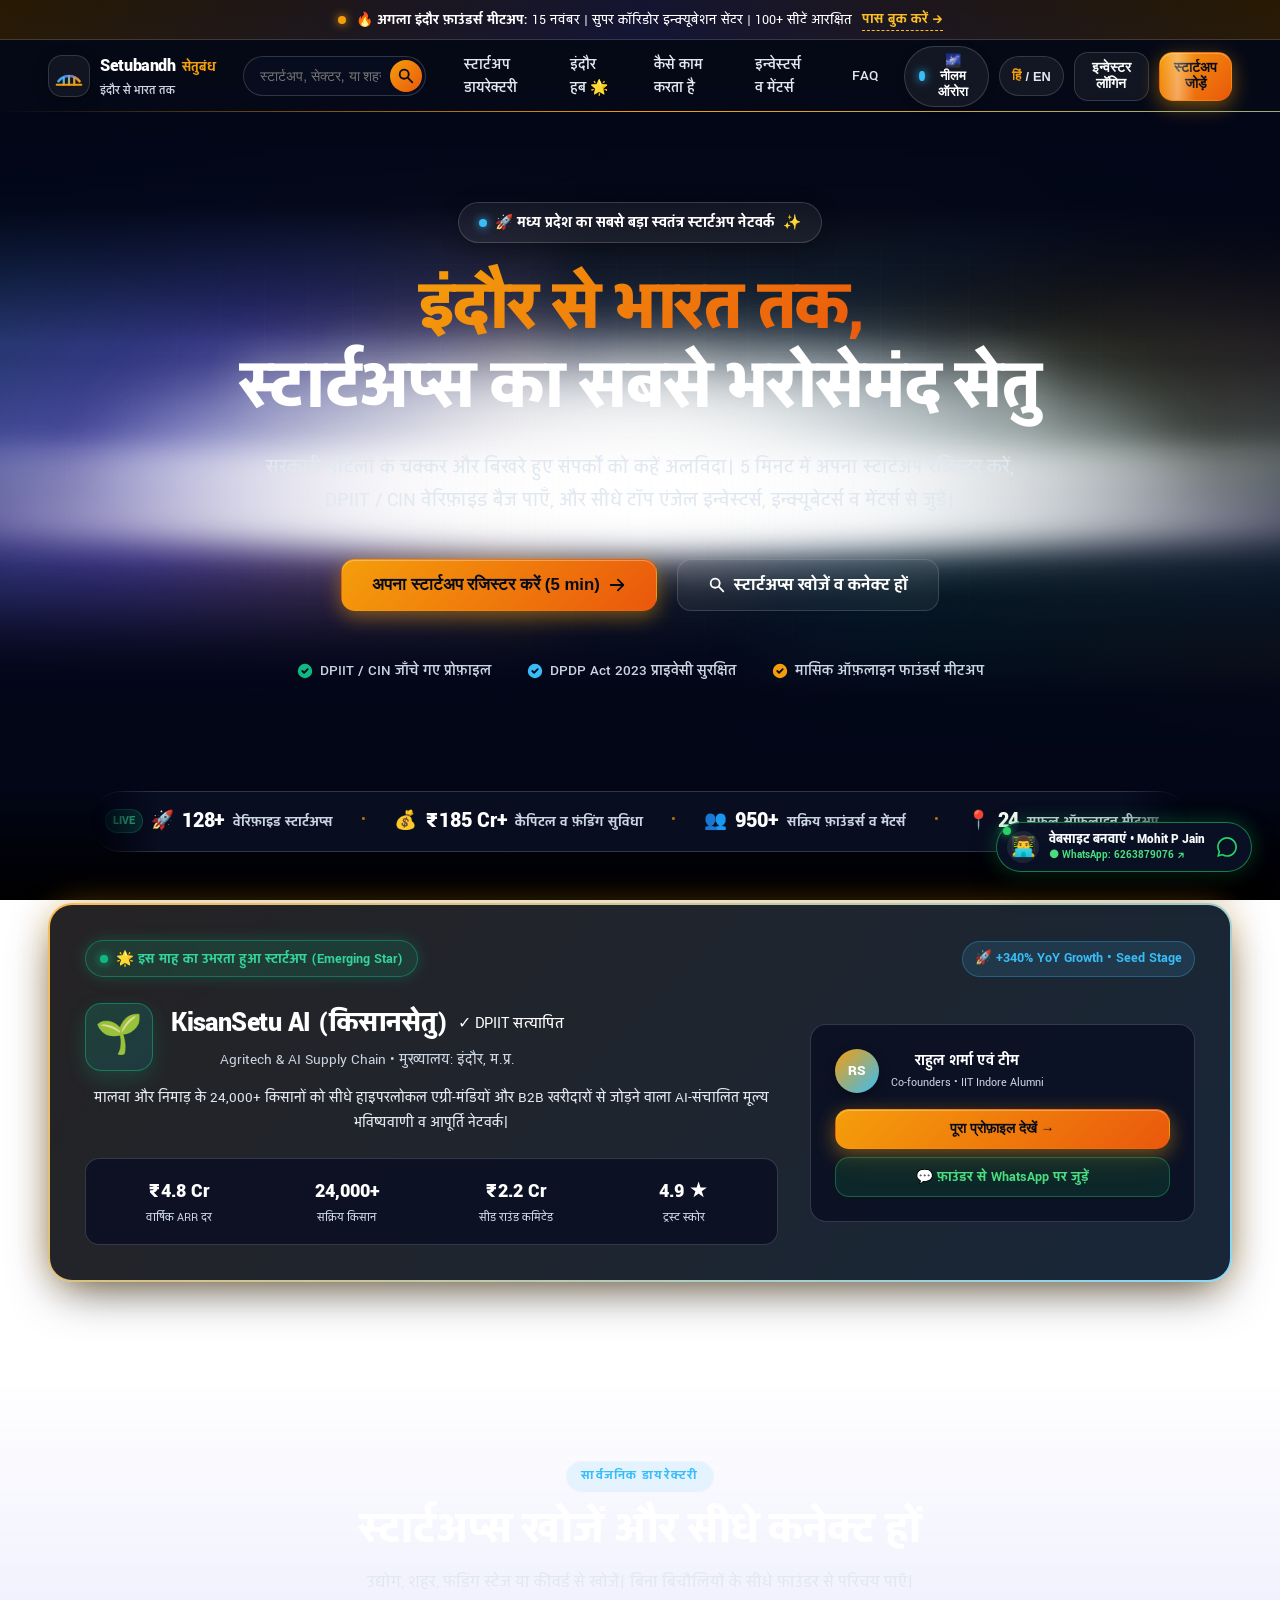
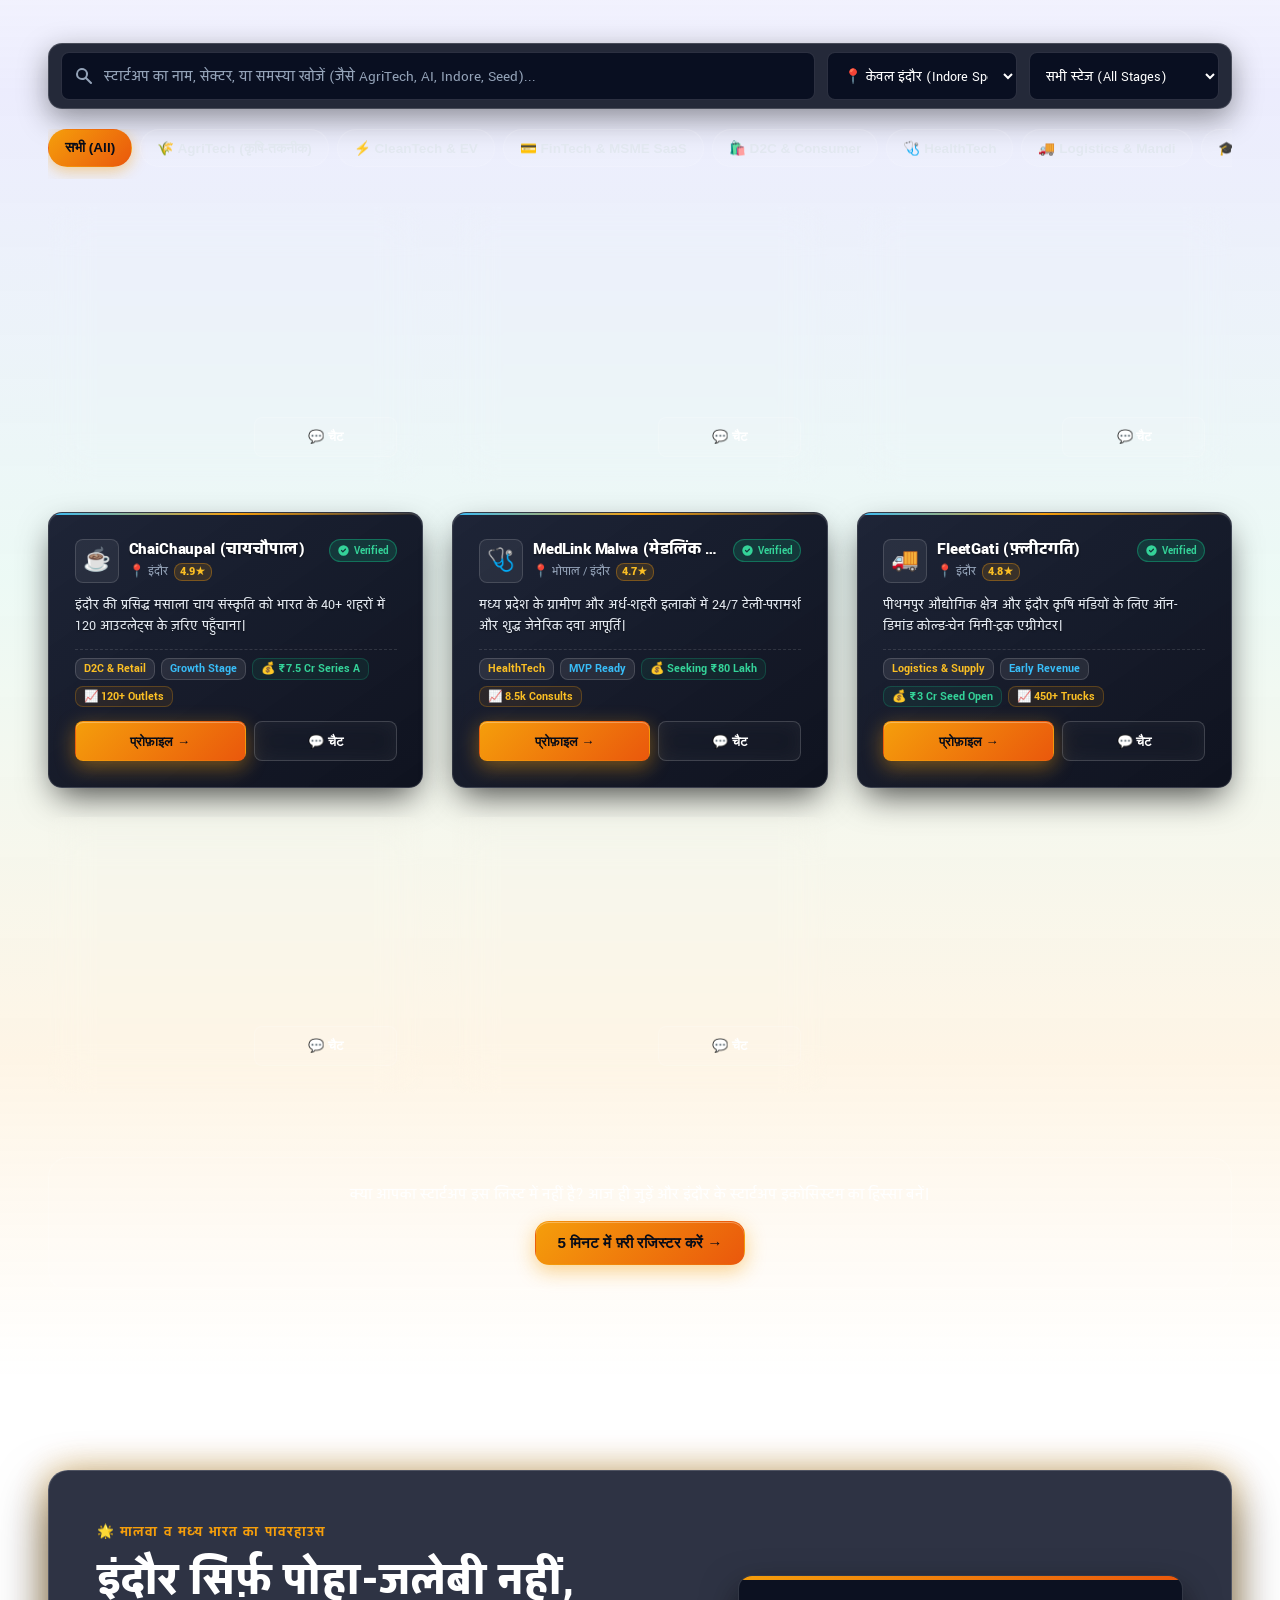
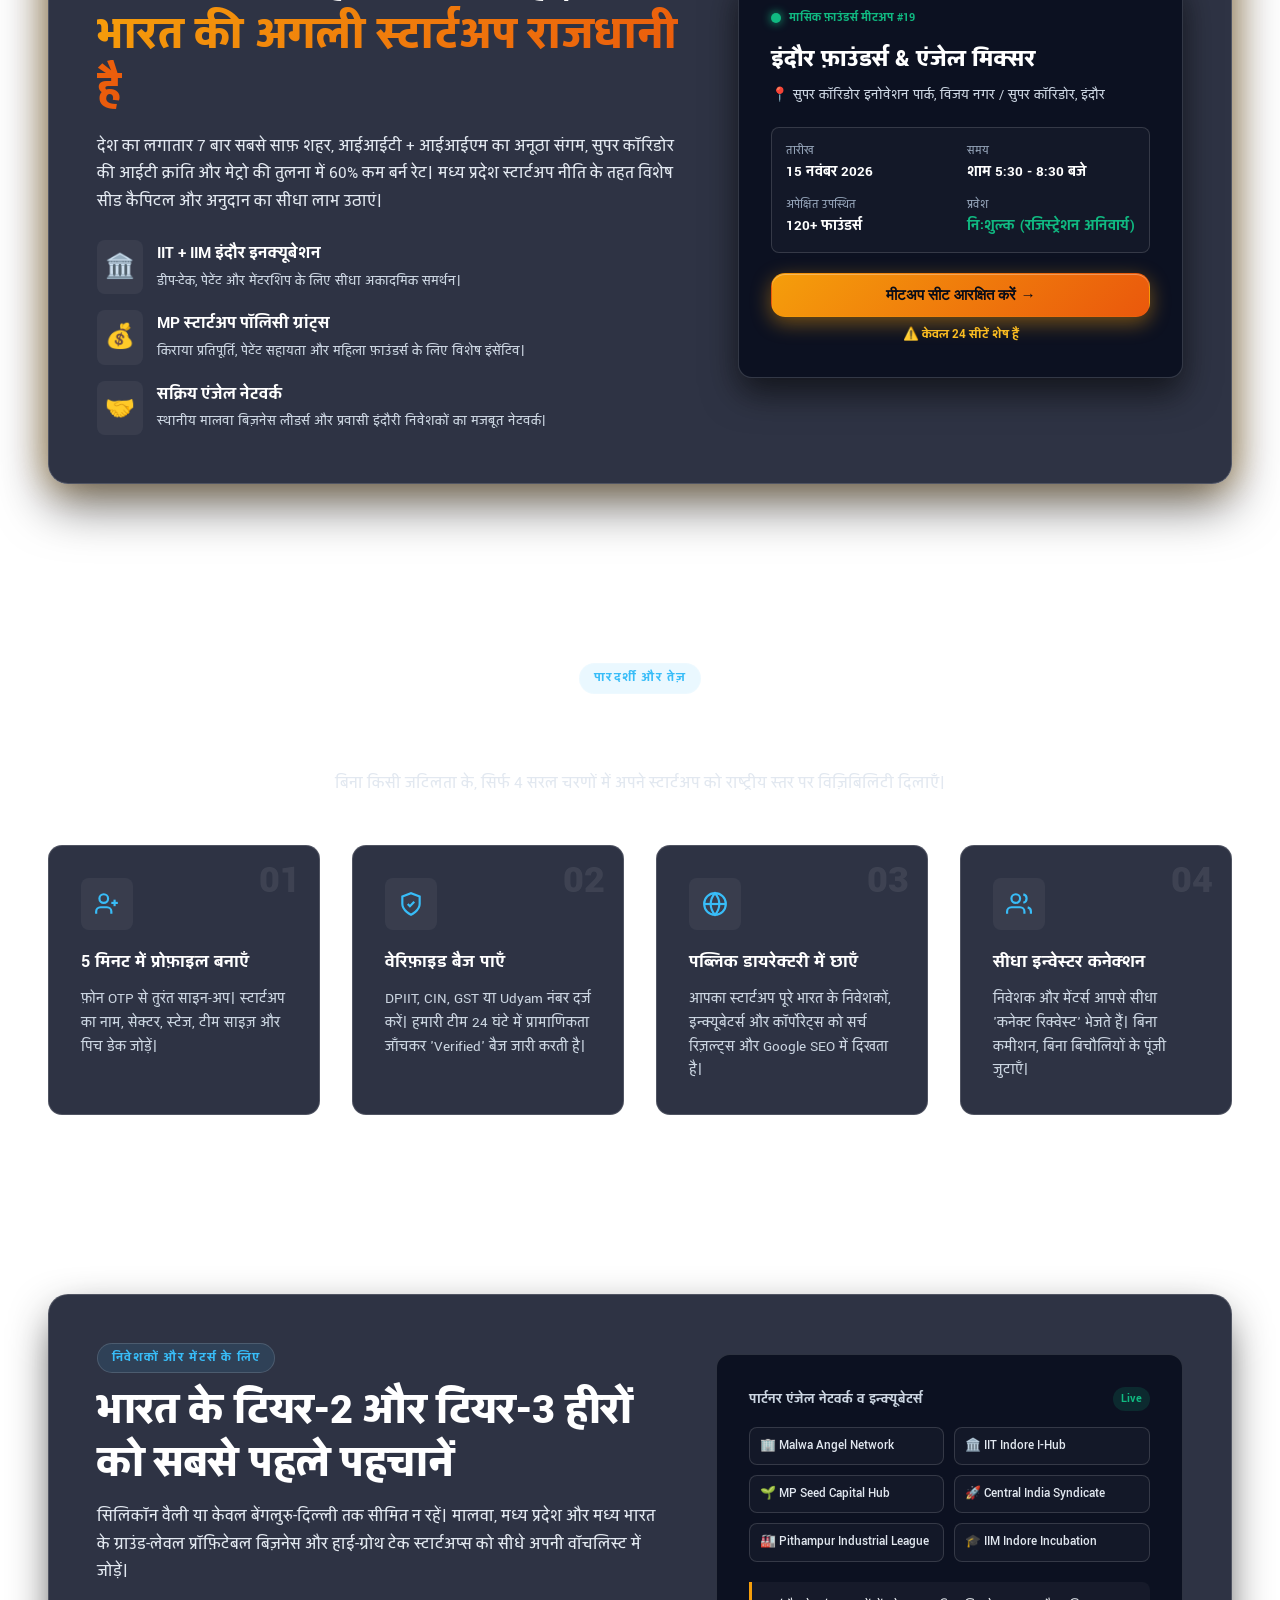
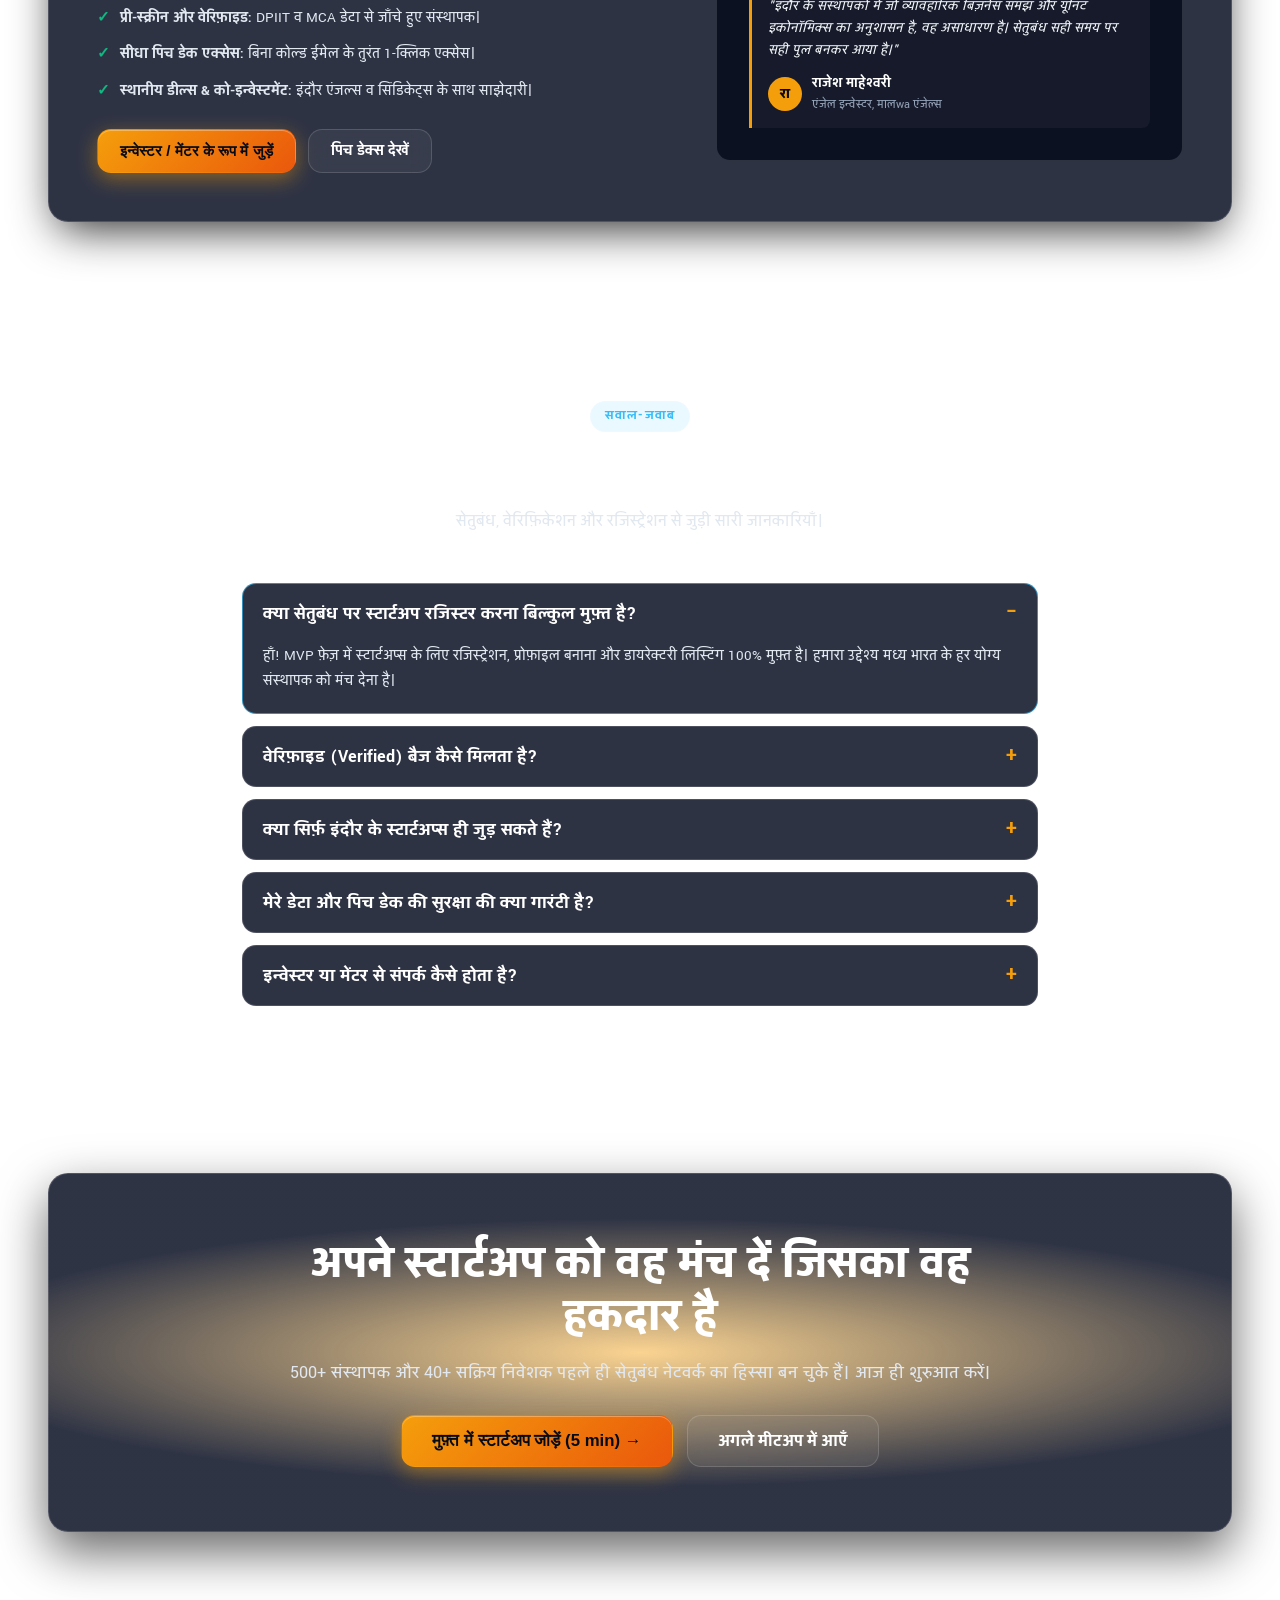
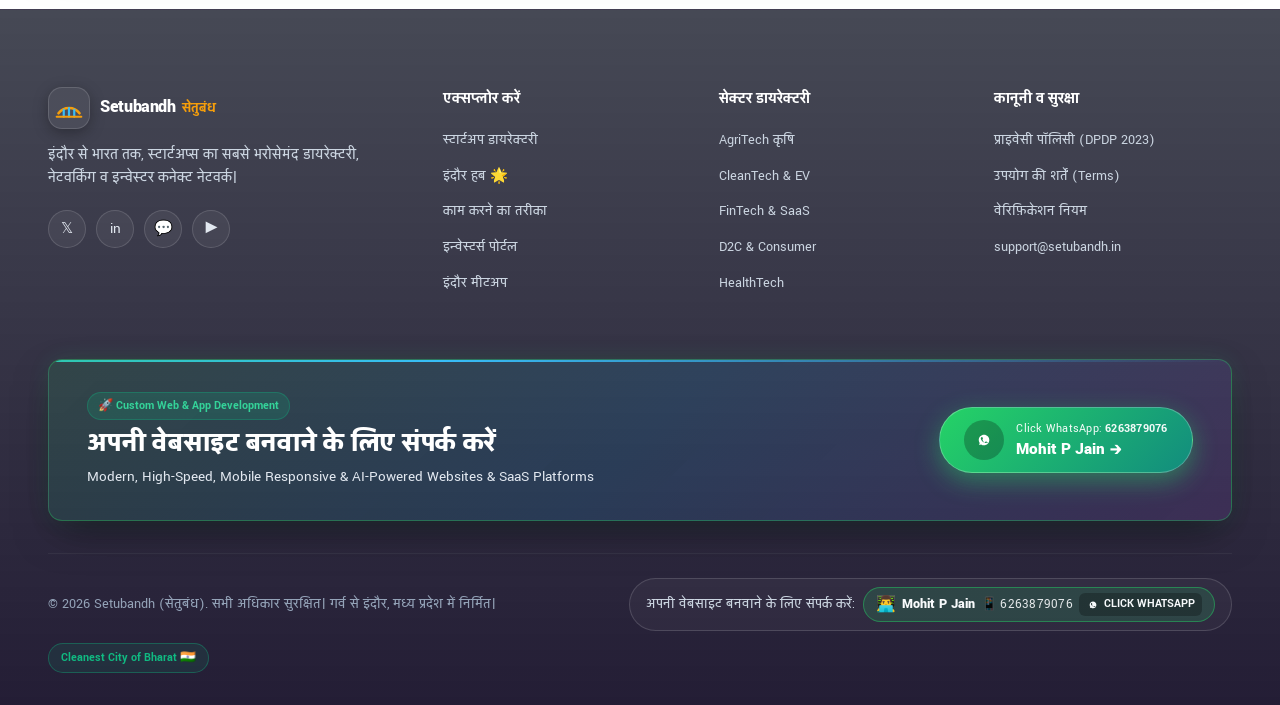
<file: index.html>
<!DOCTYPE html>
<html lang="hi" data-lang="hi">
<head>
  <meta charset="UTF-8">
  <meta name="viewport" content="width=device-width, initial-scale=1.0, maximum-scale=5.0">
  <title>Setubandh (सेतुबंध) — इंदौर से भारत तक, स्टार्टअप्स का सेतु</title>
  <meta name="description" content="इंदौर और भारत के स्टार्टअप्स के लिए रजिस्ट्रेशन, वेरिफ़ाइड डायरेक्टरी, नेटवर्किंग और इन्वेस्टर कनेक्ट प्लेटफ़ॉर्म।">
  <meta name="theme-color" content="#070b19">
  
  <!-- Favicon -->
  <link rel="icon" href="data:image/svg+xml,<svg xmlns=%22http://www.w3.org/2000/svg%22 viewBox=%220 0 100 100%22><text y=%22.9em%22 font-size=%2290%22>🌉</text></svg>">
  
  <!-- Fonts -->
  <link rel="preconnect" href="https://fonts.googleapis.com">
  <link rel="preconnect" href="https://fonts.gstatic.com" crossorigin>
  <link href="https://fonts.googleapis.com/css2?family=Plus+Jakarta+Sans:wght@300;400;500;600;700;800&family=Rozha+One&family=Yantramanav:wght@400;500;700;900&display=swap" rel="stylesheet">
  
  <link rel="stylesheet" href="styles.css">
</head>
<body>
  <!-- ========================================================
       MASTER LIVING BACKGROUND:
       - Upar Niche Deep Dark (Top & Bottom Dark Vignette)
       - Bich Me Laharati Hui Glowing White Light Ribbon & Horizon
       ======================================================== -->
  <div class="ambient-waving-light-system" aria-hidden="true">
    <!-- Top & Bottom Deep Dark Vignettes (ऊपर नीचे डार्क) -->
    <div class="dark-vignette-top"></div>
    <div class="dark-vignette-bottom"></div>

    <!-- Center Waving White Light Horizons & Aurora Beams (बीच में लहराती हुई सफ़ेद लाइट) -->
    <div class="center-white-light-core wave-core-1"></div>
    <div class="center-white-light-core wave-core-2"></div>
    <div class="center-white-light-beam"></div>
    <div class="center-white-ribbon-stream"></div>

    <!-- Multi-Color Ambient Accents (Subtle Underglow) -->
    <div class="aurora-ambient-glow"></div>
    <div class="aurora-waving-ribbon ribbon-1"></div>
    <div class="aurora-waving-ribbon ribbon-2"></div>
    <div class="cyber-grid-mesh"></div>
    <div class="ambient-interactive-orb" id="cursorAmbientOrb"></div>
  </div>

  <!-- Announcement Bar -->
  <div class="announcement-banner">
    <div class="container banner-inner">
      <span class="pulse-indicator"></span>
      <span data-i18n="announcementText">🔥 <strong>अगला इंदौर फ़ाउंडर्स मीटअप:</strong> 15 नवंबर | सुपर कॉरिडोर इन्क्यूबेशन सेंटर | 100+ सीटें आरक्षित</span>
      <a href="#meetup" class="banner-link" data-i18n="announcementLink">पास बुक करें &rarr;</a>
    </div>
  </div>

  <!-- Main Navigation (Amazon-Inspired: Brand + Fast Search + Clear Action Group) -->
  <header class="site-header" role="banner">
    <div class="container header-container">
      <a href="#" class="brand-logo" aria-label="Setubandh Home">
        <div class="logo-mark">
          <svg viewBox="0 0 32 32" fill="none" class="bridge-icon" aria-hidden="true">
            <path d="M4 22C10 14 22 14 28 22" stroke="url(#logoGrad)" stroke-width="3" stroke-linecap="round"/>
            <path d="M10 18V26M16 16V26M22 18V26" stroke="url(#logoGrad2)" stroke-width="2.5" stroke-linecap="round"/>
            <path d="M2 26H30" stroke="#f59e0b" stroke-width="2.5" stroke-linecap="round"/>
            <defs>
              <linearGradient id="logoGrad" x1="4" y1="14" x2="28" y2="22" gradientUnits="userSpaceOnUse">
                <stop stop-color="#38bdf8"/>
                <stop offset="0.5" stop-color="#6366f1"/>
                <stop offset="1" stop-color="#f59e0b"/>
              </linearGradient>
              <linearGradient id="logoGrad2" x1="10" y1="16" x2="22" y2="26" gradientUnits="userSpaceOnUse">
                <stop stop-color="#38bdf8"/>
                <stop offset="1" stop-color="#f59e0b"/>
              </linearGradient>
            </defs>
          </svg>
        </div>
        <div class="brand-text">
          <span class="brand-name">Setubandh <span class="hindi-sub">सेतुबंध</span></span>
          <span class="brand-tag" data-i18n="taglineMini">इंदौर से भारत तक</span>
        </div>
      </a>

      <!-- Amazon-Style Prominent Quick Search (Desktop Header) -->
      <div class="header-search-wrap" role="search">
        <form class="header-search-form" id="headerSearchForm" onsubmit="event.preventDefault(); handleHeaderSearch();">
          <label for="headerSearchInput" class="sr-only">स्टार्टअप या सेक्टर खोजें</label>
          <input type="text" id="headerSearchInput" class="header-search-input" placeholder="स्टार्टअप, सेक्टर, या शहर खोजें (उदा. AgriTech, AI)..." autocomplete="off">
          <button type="submit" class="header-search-btn" aria-label="Search Startups">
            <svg viewBox="0 0 20 20" fill="currentColor" width="18" height="18">
              <path fill-rule="evenodd" d="M8 4a4 4 0 100 8 4 4 0 000-8zM2 8a6 6 0 1110.89 3.476l4.817 4.817a1 1 0 01-1.414 1.414l-4.816-4.816A6 6 0 012 8z" clip-rule="evenodd"/>
            </svg>
          </button>
        </form>
      </div>

      <!-- Desktop Nav -->
      <nav class="desktop-nav" aria-label="Primary Navigation">
        <a href="#directory" class="nav-item" data-i18n="navDirectory">स्टार्टअप डायरेक्टरी</a>
        <a href="#indore-hub" class="nav-item" data-i18n="navIndore">इंदौर हब 🌟</a>
        <a href="#how-it-works" class="nav-item" data-i18n="navHow">कैसे काम करता है</a>
        <a href="#investors" class="nav-item" data-i18n="navInvestors">इन्वेस्टर्स व मेंटर्स</a>
        <a href="#faq" class="nav-item" data-i18n="navFaq">FAQ</a>
      </nav>

      <!-- Actions: Theme, Language, Login & Registration -->
      <div class="nav-actions">
        <!-- Dynamic Theme Switcher Pill -->
        <button id="themeToggleBtn" class="theme-pill-btn" aria-label="Switch Theme" title="थीम बदलें (Cycle Theme)">
          <span class="theme-dot" id="themeDot"></span>
          <span class="theme-title" id="themeName">🌌 नीलम ऑरोरा</span>
        </button>

        <!-- Language Switcher Pill -->
        <button id="langToggleBtn" class="lang-pill-btn" aria-label="Switch Language" title="हिंदी / English">
          <span class="lang-code active" id="btnHi">हिं</span>
          <span class="lang-divider">/</span>
          <span class="lang-code" id="btnEn">EN</span>
        </button>

        <!-- Auth & Registration Triggers -->
        <button class="btn btn-secondary btn-sm" id="btnInvestorOpen" data-i18n="btnInvestorLogin">इन्वेस्टर लॉगिन</button>
        <button class="btn btn-primary btn-sm btn-shimmer register-trigger-btn" data-i18n="btnRegister">स्टार्टअप जोड़ें</button>

        <!-- Mobile Menu Toggle -->
        <button class="mobile-toggle-btn" id="mobileMenuBtn" aria-label="Toggle Navigation Menu">
          <span></span>
          <span></span>
          <span></span>
        </button>
      </div>
    </div>
  </header>

  <!-- Mobile Drawer Menu (Amazon-Grade Sliding Drawer) -->
  <div class="mobile-drawer" id="mobileDrawer" role="dialog" aria-modal="true" aria-label="Mobile Navigation Drawer">
    <div class="mobile-drawer-content">
      <div class="mobile-drawer-header">
        <div class="brand-text">
          <span class="brand-name">Setubandh <span class="hindi-sub">सेतुबंध</span></span>
          <span class="brand-tag">इंदौर से भारत तक</span>
        </div>
        <button class="close-drawer-btn" id="closeDrawerBtn" aria-label="Close Menu">&times;</button>
      </div>

      <!-- Quick User Account Status Strip -->
      <div class="drawer-user-status" id="drawerUserStatus">
        <div class="status-avatar">👤</div>
        <div class="status-info">
          <strong id="drawerUserName">अतिथि यूज़र (Guest)</strong>
          <span id="drawerUserRole">लॉगिन करें या रजिस्टर करें</span>
        </div>
      </div>

      <nav class="mobile-nav-links">
        <div class="drawer-accordion-wrap">
          <div class="drawer-accordion-header">
            <a href="#directory" class="mobile-link" data-i18n="navDirectory">🔍 स्टार्टअप डायरेक्टरी</a>
            <button type="button" class="drawer-chevron-btn" id="drawerCategoryToggle" aria-expanded="false" aria-label="Toggle categories list">
              <svg class="chevron-icon" viewBox="0 0 20 20" fill="currentColor" width="18" height="18">
                <path fill-rule="evenodd" d="M5.293 7.293a1 1 0 011.414 0L10 10.586l3.293-3.293a1 1 0 111.414 1.414l-4 4a1 1 0 01-1.414 0l-4-4a1 1 0 010-1.414z" clip-rule="evenodd"/>
              </svg>
            </button>
          </div>
          <div class="drawer-submenu hidden" id="drawerCategorySubmenu">
            <a href="#directory" class="drawer-sublink" data-cat="agritech">🌾 AgriTech (कृषि-तकनीक)</a>
            <a href="#directory" class="drawer-sublink" data-cat="cleantech">⚡ CleanTech & EV</a>
            <a href="#directory" class="drawer-sublink" data-cat="fintech">💳 FinTech & SaaS</a>
            <a href="#directory" class="drawer-sublink" data-cat="d2c">🛍️ D2C & Consumer</a>
            <a href="#directory" class="drawer-sublink" data-cat="healthtech">🩺 HealthTech</a>
          </div>
        </div>
        <a href="#rising-star" class="mobile-link">🌟 इस माह का उभरता स्टार्टअप</a>
        <a href="#indore-hub" class="mobile-link" data-i18n="navIndore">🏛️ इंदौर हब व इन्क्यूबेशन</a>
        <a href="#how-it-works" class="mobile-link" data-i18n="navHow">⚡ कैसे काम करता है (3 स्टेप्स)</a>
        <a href="#investors" class="mobile-link" data-i18n="navInvestors">💼 इन्वेस्टर्स व मेंटर्स नेटवर्क</a>
        <a href="#faq" class="mobile-link" data-i18n="navFaq">❓ सामान्य प्रश्न (FAQ)</a>
      </nav>

      <div class="mobile-drawer-actions">
        <button class="btn btn-primary btn-block register-trigger-btn primary-drawer-cta" data-i18n="btnRegister">🚀 अपना स्टार्टअप जोड़ें (मुफ़्त 5 min)</button>
        <div class="drawer-secondary-actions-grid">
          <button class="btn btn-secondary btn-block" id="mobileInvestorBtn" data-i18n="btnInvestorLogin">🔑 लॉगिन</button>
          <button class="btn btn-outline btn-block" id="mobileThemeToggleBtn">🎨 थीम बदलें</button>
        </div>
      </div>
    </div>
  </div>

  <main id="main-content">
    <!-- Hero Section -->
    <section class="hero-section">
      <div class="container hero-container">
        
        <!-- Trust Pill -->
        <div class="hero-badge-wrap">
          <div class="hero-trust-badge">
            <span class="badge-dot"></span>
            <span data-i18n="heroPill">🚀 मध्य प्रदेश का सबसे बड़ा स्वतंत्र स्टार्टअप नेटवर्क</span>
            <span class="badge-sparkle">✨</span>
          </div>
        </div>

        <!-- Hero Headline -->
        <h1 class="hero-title">
          <span class="text-gradient-saffron" data-i18n="heroTitle1">इंदौर से भारत तक,</span><br>
          <span class="text-glow-light" data-i18n="heroTitle2">स्टार्टअप्स का सबसे भरोसेमंद सेतु</span>
        </h1>

        <!-- Subheading -->
        <p class="hero-lead" data-i18n="heroLead">
          सरकारी पोर्टलों के चक्कर और बिखरे हुए संपर्कों को कहें अलविदा। 5 मिनट में अपना स्टार्टअप रजिस्टर करें, 
          DPIIT / CIN वेरिफ़ाइड बैज पाएँ, और सीधे टॉप एंजेल इन्वेस्टर्स, इन्क्यूबेटर्स व मेंटर्स से जुड़ें।
        </p>

        <!-- CTA Action Buttons -->
        <div class="hero-cta-group">
          <button class="btn btn-primary btn-lg register-trigger-btn">
            <span data-i18n="ctaPrimary">अपना स्टार्टअप रजिस्टर करें (5 min)</span>
            <svg class="btn-arrow" viewBox="0 0 20 20" fill="currentColor">
              <path fill-rule="evenodd" d="M10.293 3.293a1 1 0 011.414 0l6 6a1 1 0 010 1.414l-6 6a1 1 0 01-1.414-1.414L14.586 11H3a1 1 0 110-2h11.586l-4.293-4.293a1 1 0 010-1.414z" clip-rule="evenodd" />
            </svg>
          </button>
          <a href="#directory" class="btn btn-secondary btn-lg">
            <svg class="search-icon-sm" viewBox="0 0 20 20" fill="currentColor">
              <path fill-rule="evenodd" d="M8 4a4 4 0 100 8 4 4 0 000-8zM2 8a6 6 0 1110.89 3.476l4.817 4.817a1 1 0 01-1.414 1.414l-4.816-4.816A6 6 0 012 8z" clip-rule="evenodd"/>
            </svg>
            <span data-i18n="ctaSecondary">स्टार्टअप्स खोजें व कनेक्ट हों</span>
          </a>
        </div>

        <!-- Micro Social Proof Badges -->
        <div class="hero-trust-row">
          <div class="trust-item">
            <svg class="trust-icon" viewBox="0 0 20 20" fill="#10b981"><path fill-rule="evenodd" d="M10 18a8 8 0 100-16 8 8 0 000 16zm3.707-9.293a1 1 0 00-1.414-1.414L9 10.586 7.707 9.293a1 1 0 00-1.414 1.414l2 2a1 1 0 001.414 0l4-4z" clip-rule="evenodd"/></svg>
            <span data-i18n="trust1">DPIIT / CIN जाँचे गए प्रोफ़ाइल</span>
          </div>
          <div class="trust-item">
            <svg class="trust-icon" viewBox="0 0 20 20" fill="#38bdf8"><path fill-rule="evenodd" d="M10 18a8 8 0 100-16 8 8 0 000 16zm3.707-9.293a1 1 0 00-1.414-1.414L9 10.586 7.707 9.293a1 1 0 00-1.414 1.414l2 2a1 1 0 001.414 0l4-4z" clip-rule="evenodd"/></svg>
            <span data-i18n="trust2">DPDP Act 2023 प्राइवेसी सुरक्षित</span>
          </div>
          <div class="trust-item">
            <svg class="trust-icon" viewBox="0 0 20 20" fill="#f59e0b"><path fill-rule="evenodd" d="M10 18a8 8 0 100-16 8 8 0 000 16zm3.707-9.293a1 1 0 00-1.414-1.414L9 10.586 7.707 9.293a1 1 0 00-1.414 1.414l2 2a1 1 0 001.414 0l4-4z" clip-rule="evenodd"/></svg>
            <span data-i18n="trust3">मासिक ऑफ़लाइन फाउंडर्स मीटअप</span>
          </div>
        </div>

        <!-- Live Numbers Stat Strip: Auto-Running Marquee Ticker (PC और मोबाइल में 1 लाइन में ऑटो चलते हुए) -->
        <div class="stats-marquee-wrapper" id="statsMarquee">
          <div class="stats-marquee-track">
            <!-- Set 1 -->
            <div class="stats-marquee-group">
              <div class="ticker-item">
                <span class="ticker-badge-live">Live</span>
                <span class="ticker-icon">🚀</span>
                <span class="ticker-val"><span class="stat-number" data-target="128">128</span>+</span>
                <span class="ticker-label" data-i18n="statVerified">वेरिफ़ाइड स्टार्टअप्स</span>
              </div>
              <span class="ticker-dot">•</span>
              <div class="ticker-item">
                <span class="ticker-icon">💰</span>
                <span class="ticker-val">₹<span class="stat-number" data-target="185">185</span> Cr+</span>
                <span class="ticker-label" data-i18n="statFunding">कैपिटल व फ़ंडिंग सुविधा</span>
              </div>
              <span class="ticker-dot">•</span>
              <div class="ticker-item">
                <span class="ticker-icon">👥</span>
                <span class="ticker-val"><span class="stat-number" data-target="950">950</span>+</span>
                <span class="ticker-label" data-i18n="statFounders">सक्रिय फ़ाउंडर्स व मेंटर्स</span>
              </div>
              <span class="ticker-dot">•</span>
              <div class="ticker-item">
                <span class="ticker-icon">📍</span>
                <span class="ticker-val"><span class="stat-number" data-target="24">24</span></span>
                <span class="ticker-label" data-i18n="statMeetups">सफल ऑफ़लाइन मीटअप</span>
              </div>
              <span class="ticker-dot">•</span>
              <div class="ticker-item">
                <span class="ticker-icon">🏛️</span>
                <span class="ticker-val text-emerald">DPIIT / MCA</span>
                <span class="ticker-label">सत्यापित प्रोफ़ाइल</span>
              </div>
              <span class="ticker-dot">•</span>
              <div class="ticker-item">
                <span class="ticker-icon">✨</span>
                <span class="ticker-val text-saffron">#1 Hub</span>
                <span class="ticker-label">मध्य भारत का सबसे बड़ा नेटवर्क</span>
              </div>
              <span class="ticker-dot">•</span>
            </div>

            <!-- Set 2 (Seamless Infinite Loop Duplicate) -->
            <div class="stats-marquee-group" aria-hidden="true">
              <div class="ticker-item">
                <span class="ticker-badge-live">Live</span>
                <span class="ticker-icon">🚀</span>
                <span class="ticker-val">128+</span>
                <span class="ticker-label" data-i18n="statVerified">वेरिफ़ाइड स्टार्टअप्स</span>
              </div>
              <span class="ticker-dot">•</span>
              <div class="ticker-item">
                <span class="ticker-icon">💰</span>
                <span class="ticker-val">₹185 Cr+</span>
                <span class="ticker-label" data-i18n="statFunding">कैपिटल व फ़ंडिंग सुविधा</span>
              </div>
              <span class="ticker-dot">•</span>
              <div class="ticker-item">
                <span class="ticker-icon">👥</span>
                <span class="ticker-val">950+</span>
                <span class="ticker-label" data-i18n="statFounders">सक्रिय फ़ाउंडर्स व मेंटर्स</span>
              </div>
              <span class="ticker-dot">•</span>
              <div class="ticker-item">
                <span class="ticker-icon">📍</span>
                <span class="ticker-val">24</span>
                <span class="ticker-label" data-i18n="statMeetups">सफल ऑफ़लाइन मीटअप</span>
              </div>
              <span class="ticker-dot">•</span>
              <div class="ticker-item">
                <span class="ticker-icon">🏛️</span>
                <span class="ticker-val text-emerald">DPIIT / MCA</span>
                <span class="ticker-label">सत्यापित प्रोफ़ाइल</span>
              </div>
              <span class="ticker-dot">•</span>
              <div class="ticker-item">
                <span class="ticker-icon">✨</span>
                <span class="ticker-val text-saffron">#1 Hub</span>
                <span class="ticker-label">मध्य भारत का सबसे बड़ा नेटवर्क</span>
              </div>
              <span class="ticker-dot">•</span>
            </div>
          </div>
        </div>

        <!-- Rising / Emerging Startup Showcase ("उभरता हुआ स्टार्टअप") -->
        <div class="emerging-startup-spotlight-wrapper" id="rising-star">
          <div class="emerging-card-glow-border">
            <div class="emerging-card-inner">
              <div class="emerging-badge-row">
                <span class="badge-rising-pill">
                  <span class="pulse-emerald-dot"></span>
                  <span class="rising-tag-text">🌟 इस माह का उभरता हुआ स्टार्टअप (Emerging Star)</span>
                </span>
                <span class="yoy-badge">🚀 +340% YoY Growth • Seed Stage</span>
              </div>

              <div class="emerging-content-grid">
                <div class="emerging-info-col">
                  <div class="emerging-logo-title-row">
                    <div class="emerging-logo-box">🌱</div>
                    <div>
                      <div class="emerging-title-wrap">
                        <h3 class="emerging-name">KisanSetu AI (किसानसेतु)</h3>
                        <span class="verified-tick-badge" title="DPIIT Verified">✓ DPIIT सत्यापित</span>
                      </div>
                      <p class="emerging-sub">Agritech & AI Supply Chain • मुख्यालय: इंदौर, म.प्र.</p>
                    </div>
                  </div>
                  <p class="emerging-description">
                    मालवा और निमाड़ के 24,000+ किसानों को सीधे हाइपरलोकल एग्री-मंडियों और B2B खरीदारों से जोड़ने वाला AI-संचालित मूल्य भविष्यवाणी व आपूर्ति नेटवर्क।
                  </p>
                  <div class="emerging-metrics-strip">
                    <div class="em-metric-item">
                      <span class="em-val">₹4.8 Cr</span>
                      <span class="em-lbl">वार्षिक ARR दर</span>
                    </div>
                    <div class="em-metric-item">
                      <span class="em-val">24,000+</span>
                      <span class="em-lbl">सक्रिय किसान</span>
                    </div>
                    <div class="em-metric-item">
                      <span class="em-val">₹2.2 Cr</span>
                      <span class="em-lbl">सीड राउंड कमिटेड</span>
                    </div>
                    <div class="em-metric-item">
                      <span class="em-val text-saffron">4.9 ★</span>
                      <span class="em-lbl">ट्रस्ट स्कोर</span>
                    </div>
                  </div>
                </div>

                <div class="emerging-action-col">
                  <div class="emerging-founder-card">
                    <div class="founder-avatar-wrap">
                      <div class="avatar-circle">RS</div>
                      <div>
                        <div class="founder-name">राहुल शर्मा एवं टीम</div>
                        <div class="founder-role">Co-founders • IIT Indore Alumni</div>
                      </div>
                    </div>
                    <div class="emerging-btns-row">
                      <button class="btn btn-primary btn-sm btn-block" onclick="viewStartupDetail('kisansetu')">
                        <span>पूरा प्रोफ़ाइल देखें &rarr;</span>
                      </button>
                      <a href="https://wa.me/916263879076?text=Namaste%20Mohit%20ji,%20I%20want%20to%20connect%20with%20Rising%20Startup%20KisanSetu%20AI%20on%20Setubandh" target="_blank" rel="noopener noreferrer" class="btn btn-secondary btn-sm btn-block founder-wa-btn">
                        <span>💬 फ़ाउंडर से WhatsApp पर जुड़ें</span>
                      </a>
                    </div>
                  </div>
                </div>
              </div>
            </div>
          </div>
        </div>

      </div>
    </section>

    <!-- Interactive Directory Search & Filtering Section -->
    <section class="directory-section" id="directory">
      <div class="container">
        
        <!-- Section Header -->
        <div class="section-head-center">
          <div class="sub-badge" data-i18n="dirBadge">सार्वजनिक डायरेक्टरी</div>
          <h2 class="section-title" data-i18n="dirTitle">स्टार्टअप्स खोजें और सीधे कनेक्ट हों</h2>
          <p class="section-lead" data-i18n="dirLead">
            उद्योग, शहर, फ़ंडिंग स्टेज या कीवर्ड से खोजें। बिना बिचौलियों के सीधे फ़ाउंडर से परिचय पाएँ।
          </p>
        </div>

        <!-- Search Bar with Live Controls -->
        <div class="search-command-bar">
          <div class="search-input-wrap">
            <svg class="search-lens" viewBox="0 0 20 20" fill="currentColor">
              <path fill-rule="evenodd" d="M8 4a4 4 0 100 8 4 4 0 000-8zM2 8a6 6 0 1110.89 3.476l4.817 4.817a1 1 0 01-1.414 1.414l-4.816-4.816A6 6 0 012 8z" clip-rule="evenodd" />
            </svg>
            <input type="text" id="directorySearchInput" class="search-input" placeholder="स्टार्टअप का नाम, सेक्टर, या समस्या खोजें (जैसे AgriTech, AI, Indore, Seed)..." data-i18n-ph="searchPlaceholder" autocomplete="off">
            <button class="clear-search-btn" id="clearSearchBtn" aria-label="Clear Search">&times;</button>
          </div>

          <!-- City Dropdown Filter -->
          <div class="custom-select-wrap">
            <select id="cityFilter" class="filter-select" aria-label="Filter by City">
              <option value="all" data-i18n="optAllCities">सभी शहर (All Cities)</option>
              <option value="indore" selected data-i18n="optIndore">📍 केवल इंदौर (Indore Special)</option>
              <option value="bhopal">भोपाल (Bhopal)</option>
              <option value="jabalpur">जबलपुर (Jabalpur)</option>
              <option value="delhi">दिल्ली NCR (Delhi NCR)</option>
              <option value="bangalore">बेंगलुरु (Bengaluru)</option>
              <option value="mumbai">मुंबई (Mumbai)</option>
            </select>
          </div>

          <!-- Stage Dropdown Filter -->
          <div class="custom-select-wrap">
            <select id="stageFilter" class="filter-select" aria-label="Filter by Stage">
              <option value="all" data-i18n="optAllStages">सभी स्टेज (All Stages)</option>
              <option value="idea">Idea / Prototype</option>
              <option value="mvp">MVP Ready</option>
              <option value="early_revenue">Early Revenue (शुरुआती कमाई)</option>
              <option value="growth">Growth / Scaling</option>
            </select>
          </div>
        </div>

        <!-- Quick Category Pills -->
        <div class="category-pills-row" id="categoryPills">
          <button class="cat-pill active" data-cat="all" data-i18n="catAll">सभी (All)</button>
          <button class="cat-pill" data-cat="agritech">🌾 AgriTech (कृषि-तकनीक)</button>
          <button class="cat-pill" data-cat="cleantech">⚡ CleanTech & EV</button>
          <button class="cat-pill" data-cat="fintech">💳 FinTech & MSME SaaS</button>
          <button class="cat-pill" data-cat="d2c">🛍️ D2C & Consumer</button>
          <button class="cat-pill" data-cat="healthtech">🩺 HealthTech</button>
          <button class="cat-pill" data-cat="logistics">🚚 Logistics & Mandi</button>
          <button class="cat-pill" data-cat="edtech">🎓 EdTech & Skills</button>
        </div>

        <!-- Startup Cards Grid -->
        <div class="startup-grid" id="startupGrid">
          <!-- Cards injected via app.js -->
        </div>

        <!-- No Results Empty State -->
        <div class="empty-state hidden" id="emptyState">
          <div class="empty-icon">🔍</div>
          <h3 data-i18n="emptyTitle">कोई स्टार्टअप नहीं मिला</h3>
          <p data-i18n="emptyDesc">अपने सर्च शब्द या फ़िल्टर बदलकर देखें।</p>
          <button class="btn btn-secondary btn-sm" id="resetFiltersBtn" data-i18n="btnResetFilters">फ़िल्टर रीसेट करें</button>
        </div>

        <!-- Bottom Action CTA -->
        <div class="directory-bottom-cta">
          <p data-i18n="bottomCtaText">क्या आपका स्टार्टअप इस लिस्ट में नहीं है? आज ही जुड़ें और इंदौर के स्टार्टअप इकोसिस्टम का हिस्सा बनें।</p>
          <button class="btn btn-primary register-trigger-btn" data-i18n="btnRegisterFast">5 मिनट में फ़्री रजिस्टर करें &rarr;</button>
        </div>

      </div>
    </section>

    <!-- Special Indore Spotlight Section -->
    <section class="indore-spotlight-section" id="indore-hub">
      <div class="container">
        
        <div class="indore-banner-card">
          <div class="indore-content-col">
            <span class="spotlight-tag" data-i18n="indoreTag">🌟 मालवा व मध्य भारत का पावरहाउस</span>
            <h2 class="spotlight-title" data-i18n="indoreTitle">
              इंदौर सिर्फ़ पोहा-जलेबी नहीं,<br>
              <span class="text-gradient-saffron">भारत की अगली स्टार्टअप राजधानी है</span>
            </h2>
            <p class="spotlight-desc" data-i18n="indoreDesc">
              देश का लगातार 7 बार सबसे साफ़ शहर, आईआईटी + आईआईएम का अनूठा संगम, सुपर कॉरिडोर की आईटी क्रांति 
              और मेट्रो की तुलना में 60% कम बर्न रेट। मध्य प्रदेश स्टार्टअप नीति के तहत विशेष सीड कैपिटल और 
              अनुदान का सीधा लाभ उठाएं।
            </p>

            <div class="indore-key-points">
              <div class="point-item">
                <span class="point-icon">🏛️</span>
                <div>
                  <h4 data-i18n="indorePt1Title">IIT + IIM इंदौर इनक्यूबेशन</h4>
                  <p data-i18n="indorePt1Desc">डीप-टेक, पेटेंट और मेंटरशिप के लिए सीधा अकादमिक समर्थन।</p>
                </div>
              </div>
              <div class="point-item">
                <span class="point-icon">💰</span>
                <div>
                  <h4 data-i18n="indorePt2Title">MP स्टार्टअप पॉलिसी ग्रांट्स</h4>
                  <p data-i18n="indorePt2Desc">किराया प्रतिपूर्ति, पेटेंट सहायता और महिला फ़ाउंडर्स के लिए विशेष इंसेंटिव।</p>
                </div>
              </div>
              <div class="point-item">
                <span class="point-icon">🤝</span>
                <div>
                  <h4 data-i18n="indorePt3Title">सक्रिय एंजेल नेटवर्क</h4>
                  <p data-i18n="indorePt3Desc">स्थानीय मालवा बिज़नेस लीडर्स और प्रवासी इंदौरी निवेशकों का मजबूत नेटवर्क।</p>
                </div>
              </div>
            </div>
          </div>

          <!-- Next Meetup Interactive Card -->
          <div class="meetup-card-col" id="meetup">
            <div class="meetup-ticket-card">
              <div class="ticket-header">
                <span class="live-dot-meetup"></span>
                <span class="ticket-badge" data-i18n="ticketBadge">मासिक फ़ाउंडर्स मीटअप #19</span>
              </div>
              <h3 class="ticket-title" data-i18n="meetupTitle">इंदौर फ़ाउंडर्स & एंजेल मिक्सर</h3>
              <p class="ticket-venue">📍 सुपर कॉरिडोर इनोवेशन पार्क, विजय नगर / सुपर कॉरिडोर, इंदौर</p>
              
              <div class="ticket-details-grid">
                <div class="ticket-stat">
                  <span class="t-label" data-i18n="tDate">तारीख</span>
                  <span class="t-val">15 नवंबर 2026</span>
                </div>
                <div class="ticket-stat">
                  <span class="t-label" data-i18n="tTime">समय</span>
                  <span class="t-val">शाम 5:30 - 8:30 बजे</span>
                </div>
                <div class="ticket-stat">
                  <span class="t-label" data-i18n="tAttendees">अपेक्षित उपस्थित</span>
                  <span class="t-val">120+ फाउंडर्स</span>
                </div>
                <div class="ticket-stat">
                  <span class="t-label" data-i18n="tEntry">प्रवेश</span>
                  <span class="t-val text-emerald" data-i18n="tFree">निःशुल्क (रजिस्ट्रेशन अनिवार्य)</span>
                </div>
              </div>

              <div class="ticket-actions">
                <button class="btn btn-primary btn-block" id="bookMeetupBtn" data-i18n="btnBookMeetup">मीटअप सीट आरक्षित करें &rarr;</button>
                <span class="ticket-seats-left" data-i18n="seatsLeft">⚠️ केवल 24 सीटें शेष हैं</span>
              </div>
            </div>
          </div>
        </div>

      </div>
    </section>

    <!-- How It Works (4-Step Bridge Framework) -->
    <section class="how-it-works-section" id="how-it-works">
      <div class="container">
        
        <div class="section-head-center">
          <div class="sub-badge" data-i18n="howBadge">पारदर्शी और तेज़</div>
          <h2 class="section-title" data-i18n="howTitle">सेतुबंध कैसे काम करता है?</h2>
          <p class="section-lead" data-i18n="howLead">
            बिना किसी जटिलता के, सिर्फ 4 सरल चरणों में अपने स्टार्टअप को राष्ट्रीय स्तर पर विज़िबिलिटी दिलाएँ।
          </p>
        </div>

        <div class="steps-grid">
          <!-- Step 1 -->
          <div class="step-card">
            <div class="step-number">01</div>
            <div class="step-icon-wrap">
              <svg viewBox="0 0 24 24" fill="none" stroke="currentColor" stroke-width="2">
                <path d="M16 21v-2a4 4 0 0 0-4-4H6a4 4 0 0 0-4 4v2"/>
                <circle cx="9" cy="7" r="4"/>
                <line x1="19" y1="8" x2="19" y2="14"/>
                <line x1="22" y1="11" x2="16" y2="11"/>
              </svg>
            </div>
            <h3 class="step-heading" data-i18n="step1Title">5 मिनट में प्रोफ़ाइल बनाएँ</h3>
            <p class="step-desc" data-i18n="step1Desc">
              फ़ोन OTP से तुरंत साइन-अप। स्टार्टअप का नाम, सेक्टर, स्टेज, टीम साइज़ और पिच डेक जोड़ें।
            </p>
          </div>

          <!-- Step 2 -->
          <div class="step-card">
            <div class="step-number">02</div>
            <div class="step-icon-wrap">
              <svg viewBox="0 0 24 24" fill="none" stroke="currentColor" stroke-width="2">
                <path d="M12 22s8-4 8-10V5l-8-3-8 3v7c0 6 8 10 8 10z"/>
                <path d="m9 12 2 2 4-4"/>
              </svg>
            </div>
            <h3 class="step-heading" data-i18n="step2Title">वेरिफ़ाइड बैज पाएँ</h3>
            <p class="step-desc" data-i18n="step2Desc">
              DPIIT, CIN, GST या Udyam नंबर दर्ज करें। हमारी टीम 24 घंटे में प्रामाणिकता जाँचकर 'Verified' बैज जारी करती है।
            </p>
          </div>

          <!-- Step 3 -->
          <div class="step-card">
            <div class="step-number">03</div>
            <div class="step-icon-wrap">
              <svg viewBox="0 0 24 24" fill="none" stroke="currentColor" stroke-width="2">
                <circle cx="12" cy="12" r="10"/>
                <line x1="2" y1="12" x2="22" y2="12"/>
                <path d="M12 2a15.3 15.3 0 0 1 4 10 15.3 15.3 0 0 1-4 10 15.3 15.3 0 0 1-4-10 15.3 15.3 0 0 1 4-10z"/>
              </svg>
            </div>
            <h3 class="step-heading" data-i18n="step3Title">पब्लिक डायरेक्टरी में छाएँ</h3>
            <p class="step-desc" data-i18n="step3Desc">
              आपका स्टार्टअप पूरे भारत के निवेशकों, इन्क्यूबेटर्स और कॉर्पोरेट्स को सर्च रिज़ल्ट्स और Google SEO में दिखता है।
            </p>
          </div>

          <!-- Step 4 -->
          <div class="step-card">
            <div class="step-number">04</div>
            <div class="step-icon-wrap">
              <svg viewBox="0 0 24 24" fill="none" stroke="currentColor" stroke-width="2">
                <path d="M17 21v-2a4 4 0 0 0-4-4H5a4 4 0 0 0-4 4v2"/>
                <circle cx="9" cy="7" r="4"/>
                <path d="M23 21v-2a4 4 0 0 0-3-3.87"/>
                <path d="M16 3.13a4 4 0 0 1 0 7.75"/>
              </svg>
            </div>
            <h3 class="step-heading" data-i18n="step4Title">सीधा इन्वेस्टर कनेक्शन</h3>
            <p class="step-desc" data-i18n="step4Desc">
              निवेशक और मेंटर्स आपसे सीधा 'कनेक्ट रिक्वेस्ट' भेजते हैं। बिना कमीशन, बिना बिचौलियों के पूंजी जुटाएँ।
            </p>
          </div>
        </div>

      </div>
    </section>

    <!-- Investor & Mentors Hub Section -->
    <section class="investor-hub-section" id="investors">
      <div class="container">
        
        <div class="investor-split-card">
          <div class="inv-text-col">
            <span class="sub-badge" data-i18n="invBadge">निवेशकों और मेंटर्स के लिए</span>
            <h2 class="section-title text-left" data-i18n="invTitle">भारत के टियर-2 और टियर-3 हीरों को सबसे पहले पहचानें</h2>
            <p class="inv-lead" data-i18n="invLead">
              सिलिकॉन वैली या केवल बेंगलुरु-दिल्ली तक सीमित न रहें। मालवा, मध्य प्रदेश और मध्य भारत के ग्राउंड-लेवल 
              प्रॉफ़िटेबल बिज़नेस और हाई-ग्रोथ टेक स्टार्टअप्स को सीधे अपनी वॉचलिस्ट में जोड़ें।
            </p>

            <ul class="inv-perks-list">
              <li>
                <span class="check-icon">✓</span>
                <span data-i18n="invPerk1"><strong>प्री-स्क्रीन और वेरिफ़ाइड:</strong> DPIIT व MCA डेटा से जाँचे हुए संस्थापक।</span>
              </li>
              <li>
                <span class="check-icon">✓</span>
                <span data-i18n="invPerk2"><strong>सीधा पिच डेक एक्सेस:</strong> बिना कोल्ड ईमेल के तुरंत 1-क्लिक एक्सेस।</span>
              </li>
              <li>
                <span class="check-icon">✓</span>
                <span data-i18n="invPerk3"><strong>स्थानीय डील्स & को-इन्वेस्टमेंट:</strong> इंदौर एंजल्स व सिंडिकेट्स के साथ साझेदारी।</span>
              </li>
            </ul>

            <div class="inv-cta-row">
              <button class="btn btn-primary" id="investorRegisterBtn" data-i18n="btnInvestorRegister">इन्वेस्टर / मेंटर के रूप में जुड़ें</button>
              <a href="#directory" class="btn btn-secondary" data-i18n="btnBrowseDeck">पिच डेक्स देखें</a>
            </div>
          </div>

          <!-- Featured Investor Showcase -->
          <div class="inv-showcase-col">
            <div class="inv-panel-card">
              <div class="inv-panel-header">
                <span class="inv-header-title" data-i18n="networkTitle">पार्टनर एंजेल नेटवर्क व इन्क्यूबेटर्स</span>
                <span class="inv-badge-live">Live</span>
              </div>
              <div class="inv-partner-grid">
                <div class="partner-chip">🏢 Malwa Angel Network</div>
                <div class="partner-chip">🏛️ IIT Indore I-Hub</div>
                <div class="partner-chip">🌱 MP Seed Capital Hub</div>
                <div class="partner-chip">🚀 Central India Syndicate</div>
                <div class="partner-chip">🏭 Pithampur Industrial League</div>
                <div class="partner-chip">🎓 IIM Indore Incubation</div>
              </div>

              <!-- Quote from prominent investor -->
              <div class="inv-quote-box">
                <p class="quote-text">
                  "इंदौर के संस्थापकों में जो व्यावहारिक बिज़नेस समझ और यूनिट इकोनॉमिक्स का अनुशासन है, वह असाधारण है। सेतुबंध सही समय पर सही पुल बनकर आया है।"
                </p>
                <div class="quote-author">
                  <div class="author-avatar">रा</div>
                  <div>
                    <span class="author-name">राजेश माहेश्वरी</span>
                    <span class="author-role">एंजेल इन्वेस्टर, मालwa एंजेल्स</span>
                  </div>
                </div>
              </div>
            </div>
          </div>
        </div>

      </div>
    </section>

    <!-- FAQ Section (Accessible Accordion) -->
    <section class="faq-section" id="faq">
      <div class="container faq-container">
        
        <div class="section-head-center">
          <div class="sub-badge" data-i18n="faqBadge">सवाल-जवाब</div>
          <h2 class="section-title" data-i18n="faqTitle">अक्सर पूछे जाने वाले सवाल</h2>
          <p class="section-lead" data-i18n="faqLead">सेतुबंध, वेरिफ़िकेशन और रजिस्ट्रेशन से जुड़ी सारी जानकारियाँ।</p>
        </div>

        <div class="faq-accordion-group" id="faqAccordion">
          <!-- FAQ 1 -->
          <div class="faq-card open">
            <button class="faq-question-btn" aria-expanded="true">
              <span data-i18n="q1">क्या सेतुबंध पर स्टार्टअप रजिस्टर करना बिल्कुल मुफ़्त है?</span>
              <span class="faq-arrow">&minus;</span>
            </button>
            <div class="faq-answer-content">
              <p data-i18n="a1">
                हाँ! MVP फ़ेज़ में स्टार्टअप्स के लिए रजिस्ट्रेशन, प्रोफ़ाइल बनाना और डायरेक्टरी लिस्टिंग 100% मुफ़्त है। हमारा उद्देश्य मध्य भारत के हर योग्य संस्थापक को मंच देना है।
              </p>
            </div>
          </div>

          <!-- FAQ 2 -->
          <div class="faq-card">
            <button class="faq-question-btn" aria-expanded="false">
              <span data-i18n="q2">वेरिफ़ाइड (Verified) बैज कैसे मिलता है?</span>
              <span class="faq-arrow">&plus;</span>
            </button>
            <div class="faq-answer-content">
              <p data-i18n="a2">
                रजिस्ट्रेशन के समय या बाद में आप अपना DPIIT नंबर, CIN (कंपनी निगमन नंबर), GST नंबर या Udyam रजिस्ट्रेशन दर्ज कर सकते हैं। हमारी एडमिन टीम दस्तावेज़ों की प्राथमिक जाँच 24 घंटे में करके वेरिफ़ाइड टिक जारी करती है।
              </p>
            </div>
          </div>

          <!-- FAQ 3 -->
          <div class="faq-card">
            <button class="faq-question-btn" aria-expanded="false">
              <span data-i18n="q3">क्या सिर्फ़ इंदौर के स्टार्टअप्स ही जुड़ सकते हैं?</span>
              <span class="faq-arrow">&plus;</span>
            </button>
            <div class="faq-answer-content">
              <p data-i18n="a3">
                नहीं! सेतुबंध की शुरुआत इंदौर और मालवा क्षेत्र से हुई है, लेकिन पूरा प्लेटफ़ॉर्म पूरे भारत (Pan-India) के सभी शहरों — भोपाल, जबलपुर, ग्वालियर, जयपुर, पुणे, आदि — के संस्थापकों के लिए खुला है।
              </p>
            </div>
          </div>

          <!-- FAQ 4 -->
          <div class="faq-card">
            <button class="faq-question-btn" aria-expanded="false">
              <span data-i18n="q4">मेरे डेटा और पिच डेक की सुरक्षा की क्या गारंटी है?</span>
              <span class="faq-arrow">&plus;</span>
            </button>
            <div class="faq-answer-content">
              <p data-i18n="a4">
                हम भारत के डिजिटल पर्सनल डेटा प्रोटेक्शन एक्ट 2023 (DPDP Act 2023) का पूर्ण अनुपालन करते हैं। आपकी अनुमति के बिना आपकी निजी संपर्क जानकारी किसी को नहीं दी जाती। आपका पिच डेक सुरक्षित क्लाउड स्टोरेज पर होस्ट रहता है।
              </p>
            </div>
          </div>

          <!-- FAQ 5 -->
          <div class="faq-card">
            <button class="faq-question-btn" aria-expanded="false">
              <span data-i18n="q5">इन्वेस्टर या मेंटर से संपर्क कैसे होता है?</span>
              <span class="faq-arrow">&plus;</span>
            </button>
            <div class="faq-answer-content">
              <p data-i18n="a5">
                किसी भी स्टार्टअप कार्ड पर 'कनेक्ट रिक्वेस्ट' बटन दबाकर आप एक संक्षिप्त परिचय संदेश भेज सकते हैं। संस्थापक के स्वीकार करने पर दोनों पक्षों को सीधे ईमेल/फ़ोन द्वारा कनेक्ट कर दिया जाता है।
              </p>
            </div>
          </div>
        </div>

      </div>
    </section>

    <!-- Bottom Launch CTA Banner -->
    <section class="final-cta-section">
      <div class="container">
        <div class="final-cta-card">
          <div class="cta-inner-text">
            <h2 class="final-cta-title" data-i18n="finalTitle">
              अपने स्टार्टअप को वह मंच दें जिसका वह हकदार है
            </h2>
            <p class="final-cta-desc" data-i18n="finalDesc">
              500+ संस्थापक और 40+ सक्रिय निवेशक पहले ही सेतुबंध नेटवर्क का हिस्सा बन चुके हैं। आज ही शुरुआत करें।
            </p>
            <div class="final-cta-buttons">
              <button class="btn btn-primary btn-lg register-trigger-btn" data-i18n="btnRegisterNow">
                मुफ़्त में स्टार्टअप जोड़ें (5 min) &rarr;
              </button>
              <a href="#meetup" class="btn btn-secondary btn-lg" data-i18n="btnJoinMeetup">
                अगले मीटअप में आएँ
              </a>
            </div>
          </div>
        </div>
      </div>
    </section>
  </main>

  <!-- Site Footer -->
  <footer class="site-footer">
    <div class="container footer-container">
      <div class="footer-top-grid">
        
        <div class="footer-brand-col">
          <div class="brand-logo footer-logo">
            <div class="logo-mark">
              <svg viewBox="0 0 32 32" fill="none" class="bridge-icon">
                <path d="M4 22C10 14 22 14 28 22" stroke="#f59e0b" stroke-width="3" stroke-linecap="round"/>
                <path d="M10 18V26M16 16V26M22 18V26" stroke="#38bdf8" stroke-width="2.5" stroke-linecap="round"/>
                <path d="M2 26H30" stroke="#f59e0b" stroke-width="2.5" stroke-linecap="round"/>
              </svg>
            </div>
            <span class="brand-name">Setubandh <span class="hindi-sub">सेतुबंध</span></span>
          </div>
          <p class="footer-motto" data-i18n="footerMotto">
            इंदौर से भारत तक, स्टार्टअप्स का सबसे भरोसेमंद डायरेक्टरी, नेटवर्किंग व इन्वेस्टर कनेक्ट नेटवर्क।
          </p>
          <div class="footer-socials">
            <a href="#" aria-label="Twitter / X" class="social-link">𝕏</a>
            <a href="#" aria-label="LinkedIn" class="social-link">in</a>
            <a href="#" aria-label="WhatsApp Community" class="social-link">💬</a>
            <a href="#" aria-label="YouTube" class="social-link">▶</a>
          </div>
        </div>

        <div class="footer-links-col">
          <h4 class="f-col-title" data-i18n="fCol1Title">एक्सप्लोर करें</h4>
          <ul>
            <li><a href="#directory" data-i18n="navDirectory">स्टार्टअप डायरेक्टरी</a></li>
            <li><a href="#indore-hub" data-i18n="navIndore">इंदौर हब 🌟</a></li>
            <li><a href="#how-it-works" data-i18n="navHow">काम करने का तरीका</a></li>
            <li><a href="#investors" data-i18n="navInvestors">इन्वेस्टर्स पोर्टल</a></li>
            <li><a href="#meetup" data-i18n="meetupTitle">इंदौर मीटअप</a></li>
          </ul>
        </div>

        <div class="footer-links-col">
          <h4 class="f-col-title" data-i18n="fCol2Title">सेक्टर डायरेक्टरी</h4>
          <ul>
            <li><a href="#directory" onclick="filterBySector('agritech')">AgriTech कृषि</a></li>
            <li><a href="#directory" onclick="filterBySector('cleantech')">CleanTech & EV</a></li>
            <li><a href="#directory" onclick="filterBySector('fintech')">FinTech & SaaS</a></li>
            <li><a href="#directory" onclick="filterBySector('d2c')">D2C & Consumer</a></li>
            <li><a href="#directory" onclick="filterBySector('healthtech')">HealthTech</a></li>
          </ul>
        </div>

        <div class="footer-links-col">
          <h4 class="f-col-title" data-i18n="fCol3Title">कानूनी व सुरक्षा</h4>
          <ul>
            <li><a href="#" id="privacyPolicyLink" data-i18n="privacyPolicy">प्राइवेसी पॉलिसी (DPDP 2023)</a></li>
            <li><a href="#" id="termsLink" data-i18n="terms">उपयोग की शर्तें (Terms)</a></li>
            <li><a href="#" id="verifyGuidelinesLink" data-i18n="verifyRules">वेरिफ़िकेशन नियम</a></li>
            <li><a href="mailto:support@setubandh.in">support@setubandh.in</a></li>
          </ul>
        </div>

      </div>

      <!-- Prominent Website Development Banner (Mohit P Jain Direct WhatsApp Connect) -->
      <div class="developer-contact-banner">
        <div class="dev-banner-left">
          <span class="dev-banner-badge">🚀 Custom Web & App Development</span>
          <h3 class="dev-banner-title">अपनी वेबसाइट बनवाने के लिए संपर्क करें</h3>
          <p class="dev-banner-sub">Modern, High-Speed, Mobile Responsive & AI-Powered Websites & SaaS Platforms</p>
        </div>
        <div class="dev-banner-right">
          <a href="https://wa.me/916263879076?text=Namaste%20Mohit%20ji,%20Mujhe%20apni%20website%20banvani%20hai,%20kripya%20details%20share%20karein." target="_blank" rel="noopener noreferrer" class="dev-wa-cta-btn" title="Click to chat directly with Mohit P Jain on WhatsApp">
            <span class="dev-wa-icon-glow">
              <svg viewBox="0 0 24 24" width="22" height="22" fill="currentColor">
                <path d="M12.031 6.172c-3.181 0-5.767 2.586-5.768 5.766-.001 1.298.38 2.27 1.019 3.287l-.582 2.128 2.182-.573c.978.58 1.911.928 3.145.929 3.178 0 5.767-2.587 5.768-5.766.001-3.187-2.575-5.77-5.764-5.771zm3.392 8.244c-.144.405-.837.774-1.17.824-.299.045-.677.063-1.092-.069-.252-.08-.575-.187-.988-.365-1.739-.751-2.874-2.502-2.961-2.617-.087-.116-.708-.94-.708-1.793s.448-1.273.607-1.446c.159-.173.346-.217.462-.217l.332.007c.106.005.249-.04.39.299.144.347.491 1.2.534 1.288.043.088.072.189.014.305-.058.115-.087.188-.173.289l-.26.304c-.087.086-.177.18-.076.353.101.174.45 1.742 1.487 2.666.273.243.504.398.679.497.234.133.372.115.51-.044.138-.159.593-.693.751-.931.159-.238.318-.198.535-.117.217.081 1.373.647 1.61.765.237.118.395.176.452.274.058.099.058.572-.086.977z"/>
              </svg>
            </span>
            <div class="dev-btn-text">
              <span class="dev-btn-top">Click WhatsApp: <strong>6263879076</strong></span>
              <strong class="dev-btn-main">Mohit P Jain &rarr;</strong>
            </div>
          </a>
        </div>
      </div>

      <div class="footer-bottom-bar">
        <p>&copy; 2026 Setubandh (सेतुबंध). सभी अधिकार सुरक्षित। गर्व से इंदौर, मध्य प्रदेश में निर्मित।</p>
        
        <!-- Designer Credit with Direct WhatsApp Connect -->
        <div class="designer-signature-box">
          <span class="designer-tag-label">अपनी वेबसाइट बनवाने के लिए संपर्क करें:</span>
          <a href="https://wa.me/916263879076?text=Namaste%20Mohit%20ji,%20Mujhe%20apni%20website%20banvani%20hai,%20kripya%20details%20share%20karein." target="_blank" rel="noopener noreferrer" class="designer-wa-link" title="Click to chat with Mohit P Jain on WhatsApp">
            <span class="designer-avatar-sm">👨‍💻</span>
            <strong class="designer-name">Mohit P Jain</strong>
            <span class="designer-phone">📱 6263879076</span>
            <span class="designer-wa-badge">
              <svg viewBox="0 0 24 24" width="14" height="14" fill="currentColor">
                <path d="M12.031 6.172c-3.181 0-5.767 2.586-5.768 5.766-.001 1.298.38 2.27 1.019 3.287l-.582 2.128 2.182-.573c.978.58 1.911.928 3.145.929 3.178 0 5.767-2.587 5.768-5.766.001-3.187-2.575-5.77-5.764-5.771zm3.392 8.244c-.144.405-.837.774-1.17.824-.299.045-.677.063-1.092-.069-.252-.08-.575-.187-.988-.365-1.739-.751-2.874-2.502-2.961-2.617-.087-.116-.708-.94-.708-1.793s.448-1.273.607-1.446c.159-.173.346-.217.462-.217l.332.007c.106.005.249-.04.39.299.144.347.491 1.2.534 1.288.043.088.072.189.014.305-.058.115-.087.188-.173.289l-.26.304c-.087.086-.177.18-.076.353.101.174.45 1.742 1.487 2.666.273.243.504.398.679.497.234.133.372.115.51-.044.138-.159.593-.693.751-.931.159-.238.318-.198.535-.117.217.081 1.373.647 1.61.765.237.118.395.176.452.274.058.099.058.572-.086.977z"/>
              </svg>
              Click WhatsApp
            </span>
          </a>
        </div>

        <div class="indore-badge">Cleanest City of Bharat 🇮🇳</div>
      </div>
    </div>
  </footer>

  <!-- Floating Direct WhatsApp Contact Pill -->
  <aside class="floating-designer-bubble" aria-label="Direct Connect with Designer Mohit P Jain">
    <a href="https://wa.me/916263879076?text=Namaste%20Mohit%20ji,%20Mujhe%20apni%20website%20banvani%20hai,%20kripya%20details%20share%20karein." target="_blank" rel="noopener noreferrer" class="bubble-link" title="अपनी वेबसाइट बनवाने के लिए Mohit P Jain से WhatsApp पर संपर्क करें (6263879076)">
      <span class="bubble-pulse"></span>
      <span class="bubble-avatar">👨‍💻</span>
      <div class="bubble-text">
        <span class="bubble-title">वेबसाइट बनवाएं • Mohit P Jain</span>
        <span class="bubble-status">● WhatsApp: 6263879076 ↗</span>
      </div>
      <span class="bubble-wa-icon">
        <svg viewBox="0 0 24 24" width="20" height="20" fill="#25D366">
          <path d="M.057 24l1.687-6.163c-1.041-1.804-1.588-3.849-1.587-5.946.003-6.556 5.338-11.891 11.893-11.891 3.181.001 6.167 1.24 8.413 3.488 2.245 2.248 3.481 5.236 3.48 8.414-.003 6.557-5.338 11.892-11.893 11.892-1.99-.001-3.951-.5-5.688-1.448l-6.305 1.654zm6.597-3.807c1.676.995 3.276 1.591 5.392 1.592 5.448 0 9.886-4.434 9.889-9.885.002-5.462-4.415-9.89-9.881-9.892-5.452 0-9.887 4.434-9.889 9.884-.001 2.225.651 3.891 1.746 5.634l-.999 3.648 3.742-.981z"/>
        </svg>
      </span>
    </a>
  </aside>

  <!-- Modal: Startup Registration (5-min MVP Flow) -->
  <div class="modal-backdrop" id="registerModal" aria-hidden="true" role="dialog" aria-modal="true">
    <div class="modal-dialog">
      <div class="modal-header">
        <div>
          <span class="modal-pre" data-i18n="modalPre">5 मिनट रजिस्ट्रेशन • निःशुल्क</span>
          <h3 class="modal-title" data-i18n="modalTitle">अपना स्टार्टअप जोड़ें</h3>
        </div>
        <button class="modal-close-btn" id="closeRegisterModal" aria-label="Close modal">&times;</button>
      </div>

      <form id="startupRegistrationForm" class="modal-form">
        <div class="form-step active" id="modalStep1">
          <div class="form-row">
            <div class="form-group">
              <label for="startupName" class="form-label" data-i18n="lblStartupName">स्टार्टअप का नाम *</label>
              <input type="text" id="startupName" class="form-control" placeholder="उदा. KisanSetu, MedLink" required>
            </div>
            <div class="form-group">
              <label for="startupCity" class="form-label" data-i18n="lblStartupCity">शहर (City) *</label>
              <select id="startupCity" class="form-control" required>
                <option value="Indore" selected>Indore (इंदौर)</option>
                <option value="Bhopal">Bhopal (भोपाल)</option>
                <option value="Jabalpur">Jabalpur (जबलपुर)</option>
                <option value="Delhi NCR">Delhi NCR</option>
                <option value="Bengaluru">Bengaluru</option>
                <option value="Other">अन्य (Other)</option>
              </select>
            </div>
          </div>

          <div class="form-row">
            <div class="form-group">
              <label for="startupSector" class="form-label" data-i18n="lblSector">सेक्टर (Sector) *</label>
              <select id="startupSector" class="form-control" required>
                <option value="AgriTech" selected>AgriTech (कृषि-तकनीक)</option>
                <option value="CleanTech & EV">CleanTech & EV</option>
                <option value="FinTech">FinTech & MSME SaaS</option>
                <option value="D2C">D2C & Consumer</option>
                <option value="HealthTech">HealthTech</option>
                <option value="Logistics">Logistics & Supply Chain</option>
                <option value="EdTech">EdTech</option>
                <option value="Other">Other</option>
              </select>
            </div>
            <div class="form-group">
              <label for="startupStage" class="form-label" data-i18n="lblStage">स्टेज (Stage) *</label>
              <select id="startupStage" class="form-control" required>
                <option value="Idea">Idea / Prototype</option>
                <option value="MVP" selected>MVP Ready</option>
                <option value="Early Revenue">Early Revenue (शुरुआती कमाई)</option>
                <option value="Growth">Growth / Scale</option>
              </select>
            </div>
          </div>

          <div class="form-group">
            <label for="startupTagline" class="form-label" data-i18n="lblTagline">एक वाक्य में परिचय (Tagline, Max 140 chars) *</label>
            <input type="text" id="startupTagline" class="form-control" placeholder="उदा. मालवा के किसानों के लिए AI आधारित सटीक खेती समाधान" maxlength="140" required>
          </div>

          <div class="form-row">
            <div class="form-group">
              <label for="founderPhone" class="form-label" data-i18n="lblPhone">फ़ाउंडर मोबाइल नंबर (OTP सत्यापन के लिए) *</label>
              <div class="phone-input-group">
                <span class="country-prefix">+91</span>
                <input type="tel" id="founderPhone" class="form-control" placeholder="98260XXXXX" pattern="[0-9]{10}" required>
              </div>
            </div>
            <div class="form-group">
              <label for="founderEmail" class="form-label" data-i18n="lblEmail">ईमेल (Email) *</label>
              <input type="email" id="founderEmail" class="form-control" placeholder="founder@yourstartup.com" required>
            </div>
          </div>

          <div class="form-group">
            <label for="verifyDocType" class="form-label" data-i18n="lblVerifyDoc">वेरिफ़ाइड बैज के लिए दस्तावेज़ (वैकल्पिक पर अनुशंसित)</label>
            <div class="doc-input-row">
              <select id="verifyDocType" class="form-control doc-type-select">
                <option value="DPIIT">DPIIT पहचान नंबर</option>
                <option value="CIN">कंपनी CIN नंबर</option>
                <option value="GST">GSTIN नंबर</option>
                <option value="Udyam">MSME Udyam नंबर</option>
              </select>
              <input type="text" id="verifyDocNumber" class="form-control" placeholder="उदा. DIPP12345 या 23AAACH...">
            </div>
            <small class="form-hint" data-i18n="verifyHint">DPIIT / CIN जोड़ने से आपके प्रोफ़ाइल पर हरा 'Verified' बैज आ जाता है।</small>
          </div>

          <div class="form-group consent-check">
            <label class="checkbox-label">
              <input type="checkbox" id="dpdpConsent" required checked>
              <span data-i18n="consentText">मैं DPDP Act 2023 के तहत सेतुबंध डायरेक्टरी में अपने स्टार्टअप की सार्वजनिक लिस्टिंग की सहमति देता/देती हूँ।</span>
            </label>
          </div>

          <button type="submit" class="btn btn-primary btn-block btn-lg" id="submitRegBtn" data-i18n="btnSubmitReg">
            रजिस्ट्रेशन सबमिट करें (Submit Startup) &rarr;
          </button>
        </div>

        <div class="form-step success-step hidden" id="modalSuccess">
          <div class="success-icon-badge">🎉</div>
          <h4 data-i18n="successTitle">बधाई! आपका स्टार्टअप दर्ज हो गया है</h4>
          <p data-i18n="successDesc">
            आपकी प्रोफ़ाइल सेतुबंध डायरेक्टरी में जोड़ दी गई है। हमारे एडमिन 24 घंटे में आपके वेरिफ़िकेशन दस्तावेज़ की पुष्टि करेंगे।
          </p>
          <div class="success-actions">
            <button type="button" class="btn btn-secondary btn-block" id="viewSubmittedCardBtn" data-i18n="btnViewCard">डायरेक्टरी में देखें</button>
          </div>
        </div>
      </form>
    </div>
  </div>

  <!-- Modal: Connect Request (Investor / Founder Connect) -->
  <div class="modal-backdrop" id="connectModal" aria-hidden="true" role="dialog" aria-modal="true">
    <div class="modal-dialog">
      <div class="modal-header">
        <div>
          <span class="modal-pre" data-i18n="connectPre">सीधा परिचय • शून्य कमीशन</span>
          <h3 class="modal-title" id="connectModalTitle">संस्थापक से जुड़ें</h3>
        </div>
        <button class="modal-close-btn" id="closeConnectModal" aria-label="Close modal">&times;</button>
      </div>

      <form id="connectForm" class="modal-form">
        <div id="connectFormBody">
          <div class="connect-target-box" id="connectTargetCard">
            <!-- Dynamic info about startup -->
          </div>

          <div class="form-group">
            <label for="connectorName" class="form-label" data-i18n="lblYourName">आपका नाम *</label>
            <input type="text" id="connectorName" class="form-control" placeholder="उदा. अमित शर्मा" required>
          </div>

          <div class="form-row">
            <div class="form-group">
              <label for="connectorRole" class="form-label" data-i18n="lblYourRole">आपकी भूमिका *</label>
              <select id="connectorRole" class="form-control" required>
                <option value="Angel Investor">एंजेल इन्वेस्टर (Angel Investor)</option>
                <option value="Mentor / Advisor">मेंटर / सलाहकार (Mentor)</option>
                <option value="Incubator / Accelerator">इन्क्यूबेटर प्रतिनिधि (Incubator)</option>
                <option value="Fellow Founder">साथी फ़ाउंडर (Fellow Founder)</option>
                <option value="Customer / Partner">संभावित ग्राहक या पार्टनर</option>
              </select>
            </div>
            <div class="form-group">
              <label for="connectorPhone" class="form-label" data-i18n="lblContact">फ़ोन या लिंक्डइन *</label>
              <input type="text" id="connectorPhone" class="form-control" placeholder="+91 98XXX या linkedin.com/in/..." required>
            </div>
          </div>

          <div class="form-group">
            <label for="connectorMsg" class="form-label" data-i18n="lblMsg">संक्षिप्त संदेश (Pitch Note) *</label>
            <textarea id="connectorMsg" class="form-control" rows="3" placeholder="उदा. मैं मालवा एंजेल नेटवर्क से हूँ, आपकी AgriTech तकनीक में रुचि है। क्या हम 15 मिनट की ज़ूम कॉल कर सकते हैं?" required></textarea>
          </div>

          <button type="submit" class="btn btn-primary btn-block btn-lg" data-i18n="btnSendConnect">कनेक्ट रिक्वेस्ट भेजें &rarr;</button>
        </div>

        <div class="form-step success-step hidden" id="connectSuccess">
          <div class="success-icon-badge">📨</div>
          <h4 data-i18n="connectSentTitle">कनेक्ट रिक्वेस्ट भेज दी गई है!</h4>
          <p data-i18n="connectSentDesc">संस्थापक को आपका परिचय भेज दिया गया है। वे आपसे सीधे संपर्क करेंगे।</p>
          <button type="button" class="btn btn-secondary btn-block" id="closeConnectSuccessBtn" data-i18n="btnClose">बंद करें</button>
        </div>
      </form>
    </div>
  </div>

  <!-- Modal: Startup Full Profile Details (Amazon Product / Profile Card Inspection) -->
  <div class="modal-backdrop" id="startupProfileModal" aria-hidden="true" role="dialog" aria-modal="true" aria-label="Startup Detailed Profile">
    <div class="modal-dialog modal-dialog-lg">
      <div class="modal-header">
        <div>
          <span class="modal-pre" id="profModalPre">स्टार्टअप प्रोफ़ाइल • सत्यापित विवरण</span>
          <h3 class="modal-title" id="profModalTitle">स्टार्टअप विवरण</h3>
        </div>
        <button class="modal-close-btn" id="closeProfileModal" aria-label="Close Profile Modal">&times;</button>
      </div>

      <div class="profile-modal-body" id="profileModalBody">
        <!-- Content injected dynamically via app.js -->
      </div>
    </div>
  </div>

  <!-- Modal: Investor & Founder Auth (Phone OTP & Email Simulation / Local Session) -->
  <div class="modal-backdrop" id="authModal" aria-hidden="true" role="dialog" aria-modal="true" aria-label="Sign In or Register">
    <div class="modal-dialog">
      <div class="modal-header">
        <div>
          <span class="modal-pre" id="authModalPre">सुरक्षित लॉगिन • DPDP Act 2023</span>
          <h3 class="modal-title" id="authModalTitle">इन्वेस्टर व फाउंडर लॉगिन</h3>
        </div>
        <button class="modal-close-btn" id="closeAuthModal" aria-label="Close Auth Modal">&times;</button>
      </div>

      <!-- Auth Step 1: Phone / Email Input -->
      <form id="authPhoneForm" class="modal-form">
        <div id="authStep1">
          <p class="auth-subtext">अपना 10-अंकों का मोबाइल नंबर दर्ज करें। आपको एक 4-अंकों का सत्यापन OTP भेजा जाएगा।</p>
          <div class="form-group">
            <label for="authPhoneInput" class="form-label">मोबाइल नंबर *</label>
            <div class="phone-input-group">
              <span class="country-prefix">+91</span>
              <input type="tel" id="authPhoneInput" class="form-control" placeholder="98260XXXXX" pattern="[0-9]{10}" required>
            </div>
          </div>
          <div class="form-group">
            <label for="authRoleSelect" class="form-label">आपकी प्रोफ़ाइल भूमिका *</label>
            <select id="authRoleSelect" class="form-control">
              <option value="investor">💼 एंजेल इन्वेस्टर / VC (Angel / Investor)</option>
              <option value="founder">🚀 स्टार्टअप फ़ाउंडर (Founder)</option>
              <option value="mentor">🧭 मेंटर / इन्क्यूबेटर (Mentor)</option>
            </select>
          </div>
          <button type="submit" class="btn btn-primary btn-block btn-lg" id="btnRequestOtp">OTP भेजें (Get OTP) &rarr;</button>
        </div>

        <!-- Auth Step 2: OTP Verification -->
        <div id="authStep2" class="hidden">
          <p class="auth-subtext">नंबर <strong id="authTargetPhoneDisplay">+91 ...</strong> पर 4-अंकों का OTP भेजा गया है।</p>
          <div class="form-group">
            <label for="otpCodeInput" class="form-label">4-अंकों का OTP दर्ज करें *</label>
            <input type="text" id="otpCodeInput" class="form-control text-center otp-input" placeholder="••••" maxlength="6" required>
            <span class="form-hint" id="otpDemoHint">डेमो के लिए OTP: <strong>1234</strong> या कोई भी 4 अंक दर्ज करें।</span>
          </div>
          <button type="button" class="btn btn-primary btn-block btn-lg" id="btnVerifyOtp">सत्यापित करें और लॉगिन हों &rarr;</button>
          <button type="button" class="btn btn-link btn-block" id="btnResendOtp">OTP दोबारा भेजें</button>
        </div>

        <!-- Auth Step 3: Logged In State / Dashboard Preview -->
        <div id="authStep3" class="hidden text-center">
          <div class="success-icon-badge">✅</div>
          <h4 id="authSuccessWelcome">स्वागत है!</h4>
          <p id="authSuccessMeta">आपकी इन्वेस्टर/फाउंडर प्रोफ़ाइल सक्रिय है।</p>
          <div class="auth-user-card" id="authUserCard">
            <!-- Dynamic info -->
          </div>
          <div class="auth-actions-group">
            <button type="button" class="btn btn-secondary btn-block" id="btnLogoutSession">लॉगआउट करें</button>
            <button type="button" class="btn btn-primary btn-block" id="closeAuthSuccessBtn">डायरेक्टरी एक्सप्लोर करें</button>
          </div>
        </div>
      </form>
    </div>
  </div>

  <!-- Amazon-Style Sticky Mobile Bottom Navigation (Always Accessible Touch Zone) -->
  <nav class="mobile-bottom-nav" aria-label="Mobile Bottom Quick Actions">
    <a href="#directory" class="bottom-nav-item active" id="bNavDirectory">
      <span class="b-icon">🔍</span>
      <span class="b-label" data-i18n="navDirectory">खोजें</span>
    </a>
    <a href="#rising-star" class="bottom-nav-item" id="bNavRising">
      <span class="b-icon">🌟</span>
      <span class="b-label">उभरता स्टार</span>
    </a>
    <button type="button" class="bottom-nav-item register-trigger-btn" id="bNavRegister">
      <span class="b-icon-highlight">🚀</span>
      <span class="b-label">रजिस्टर</span>
    </button>
    <a href="#indore-hub" class="bottom-nav-item" id="bNavHub">
      <span class="b-icon">🏛️</span>
      <span class="b-label">इंदौर हब</span>
    </a>
    <button type="button" class="bottom-nav-item" id="bNavAccount">
      <span class="b-icon">👤</span>
      <span class="b-label" id="bNavAccountLabel">लॉगिन</span>
    </button>
  </nav>

  <!-- Toast Notification Container -->
  <div class="toast-shelf" id="toastShelf" aria-live="polite"></div>

  <script src="app.js"></script>
</body>
</html>
</file>
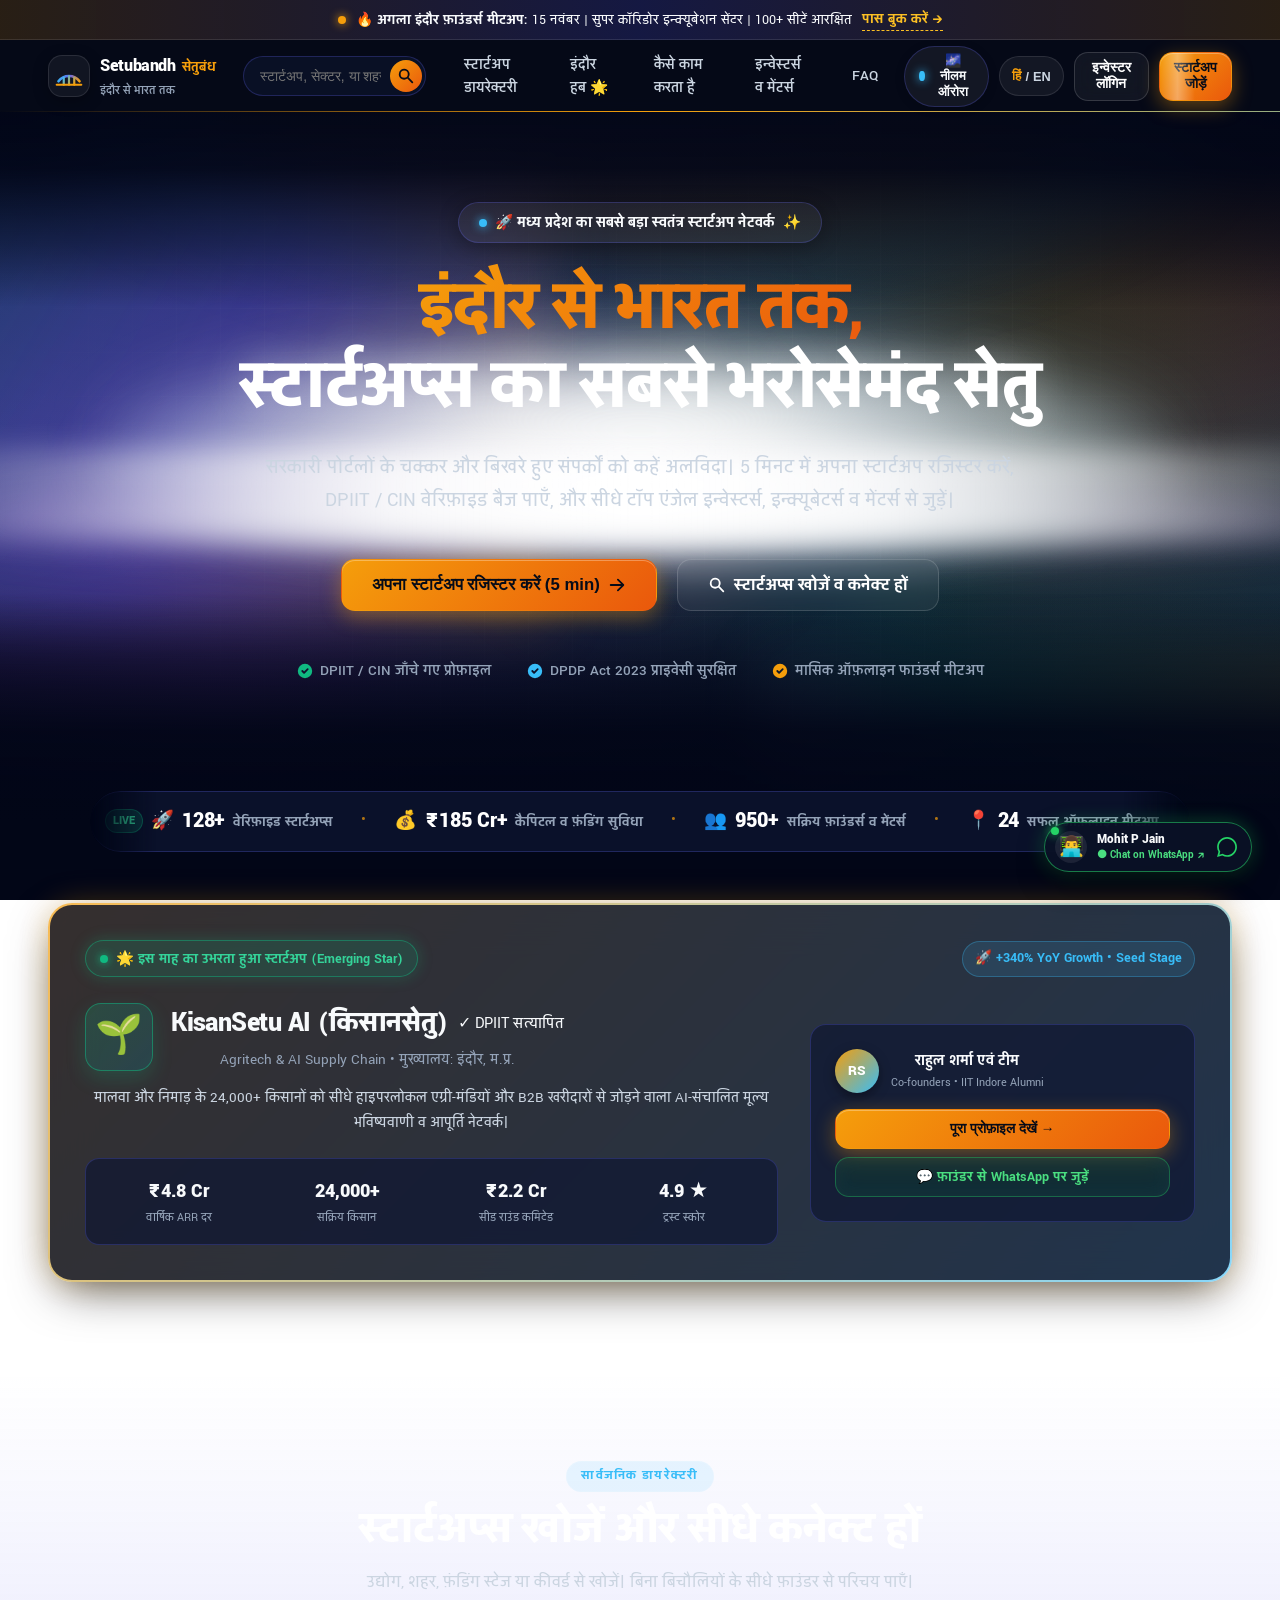
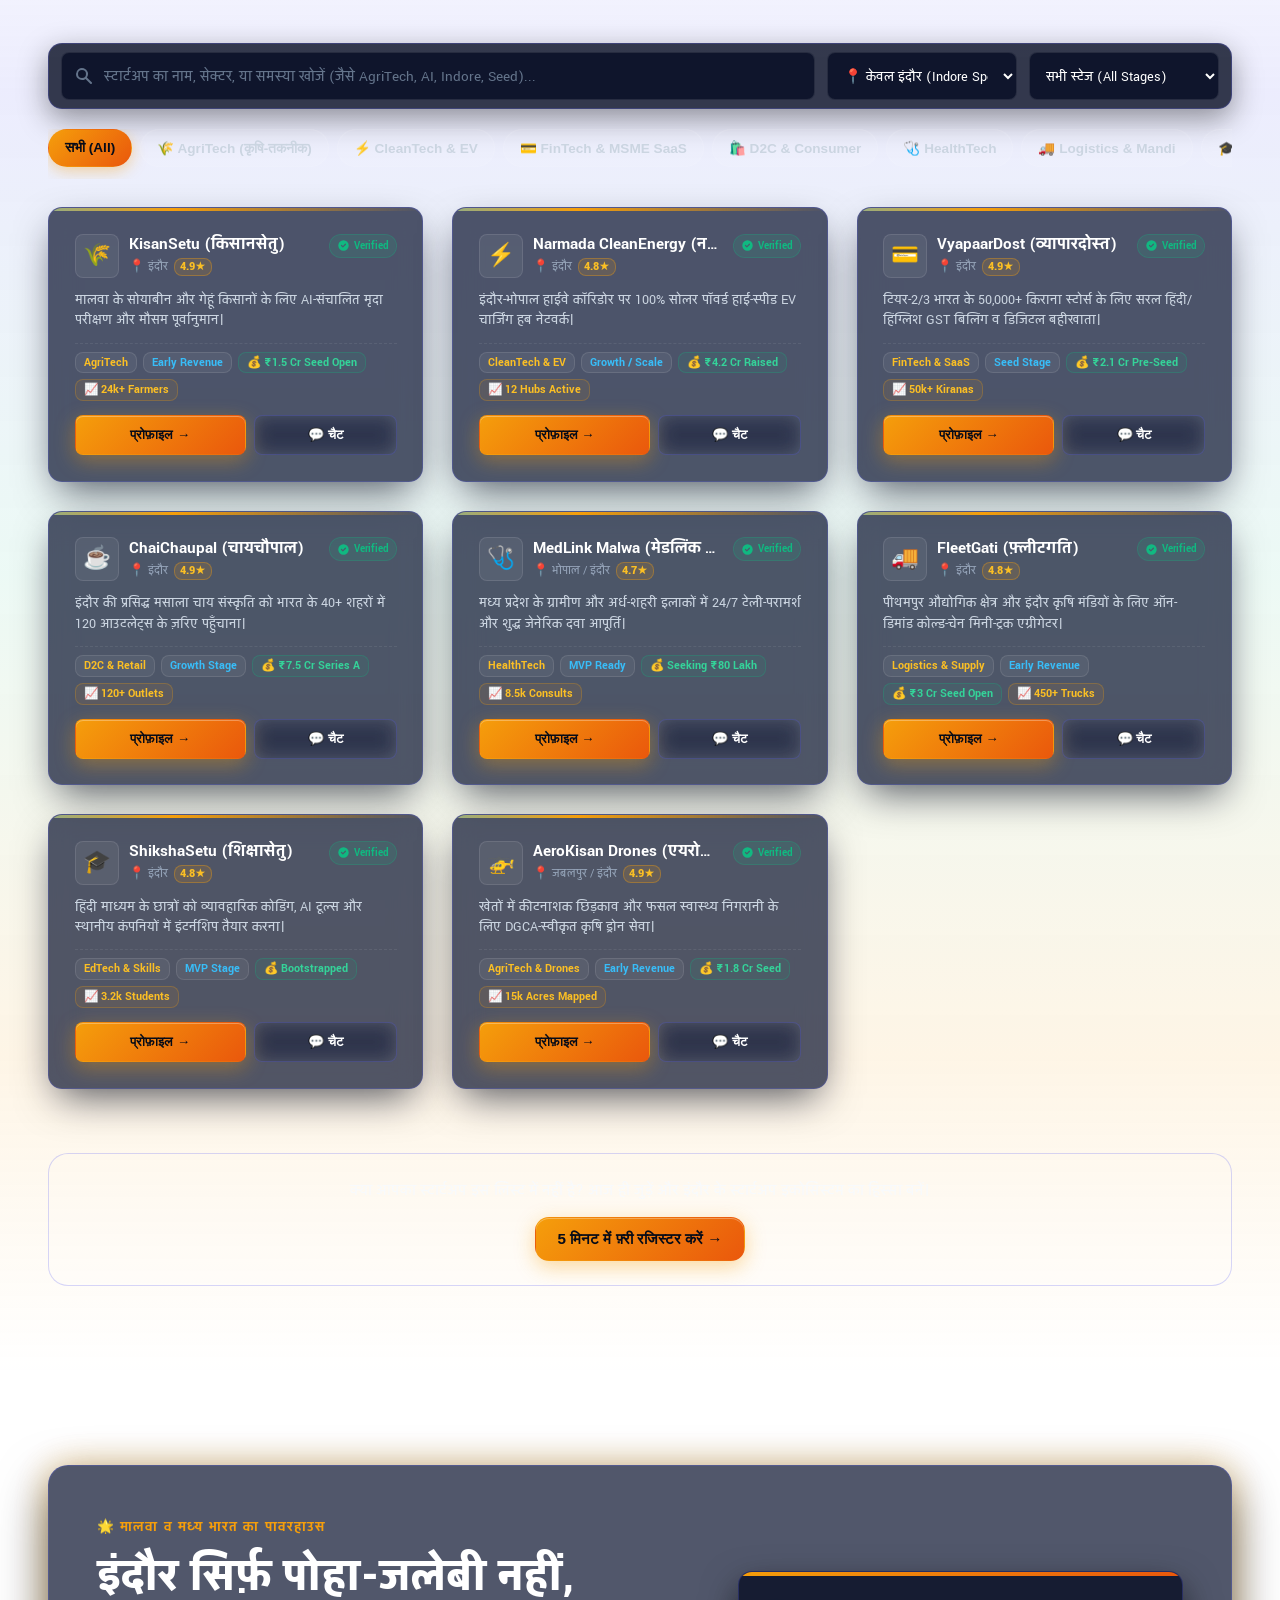
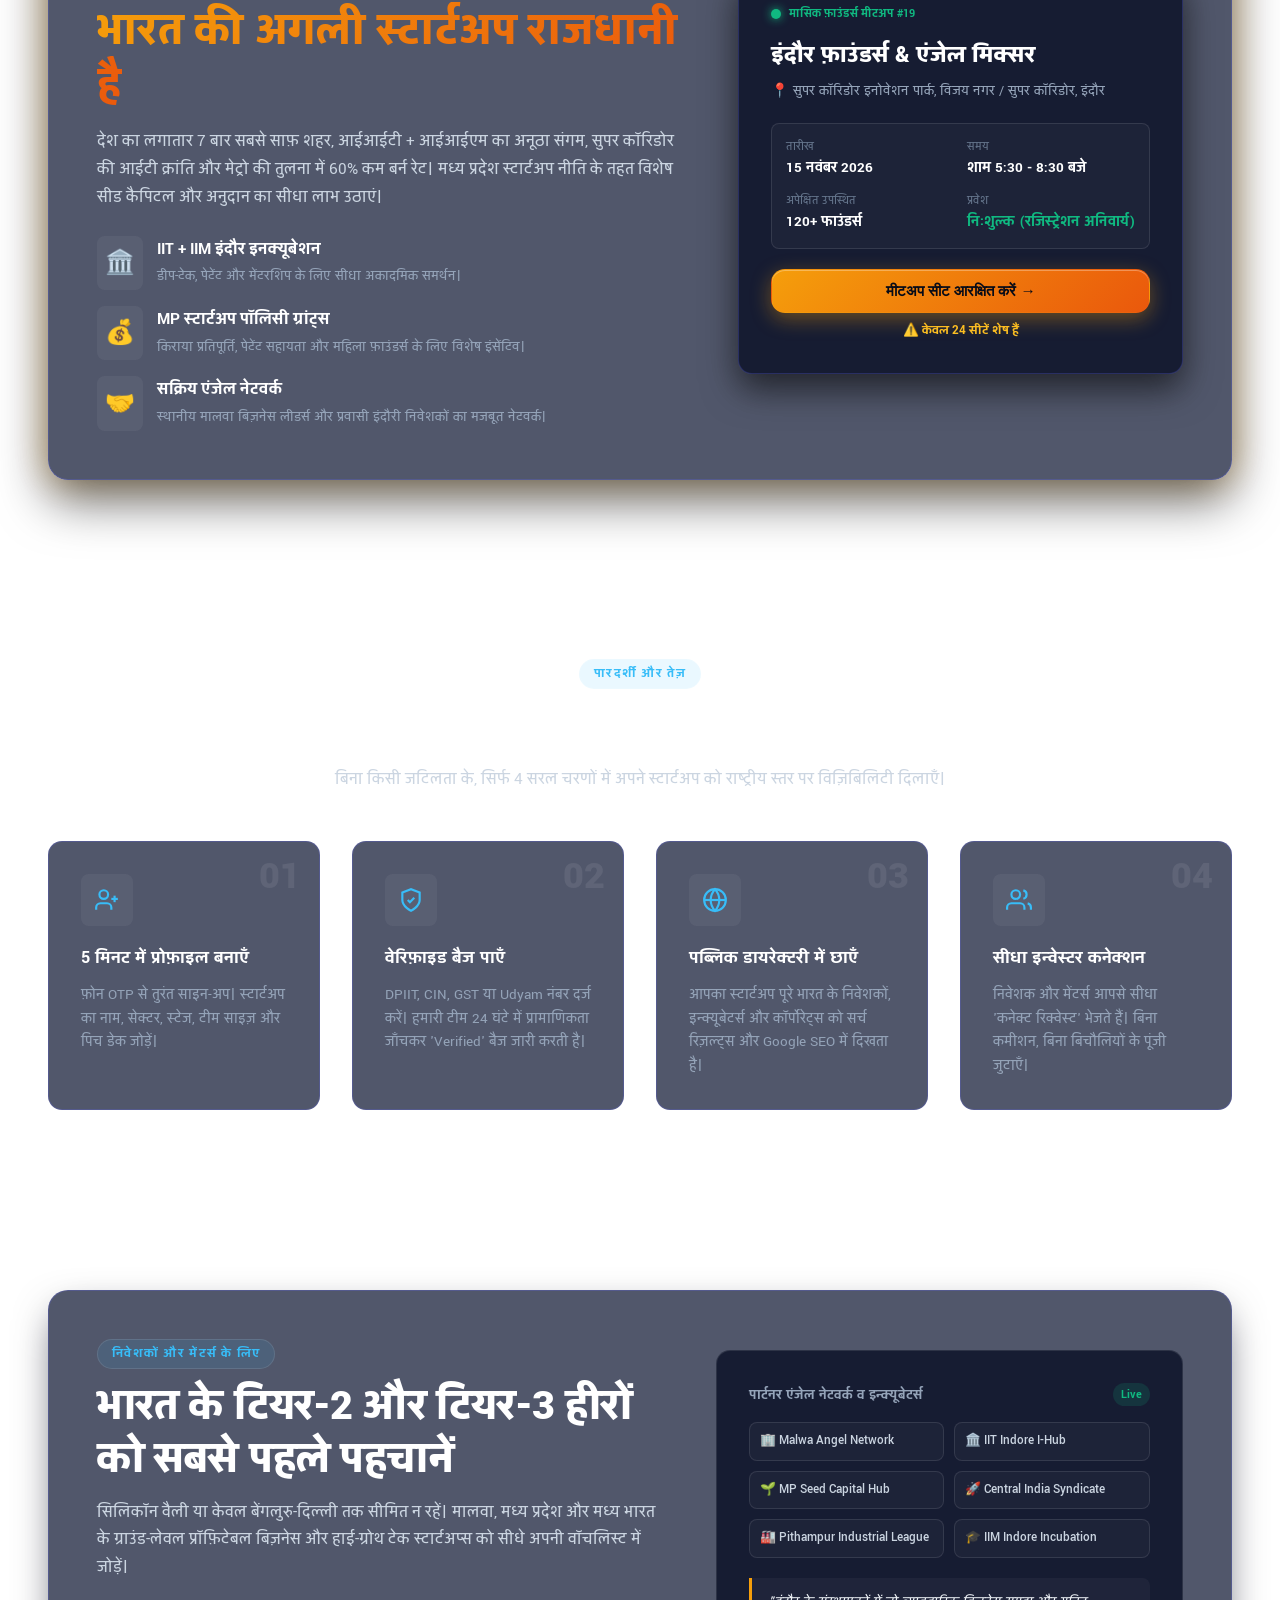
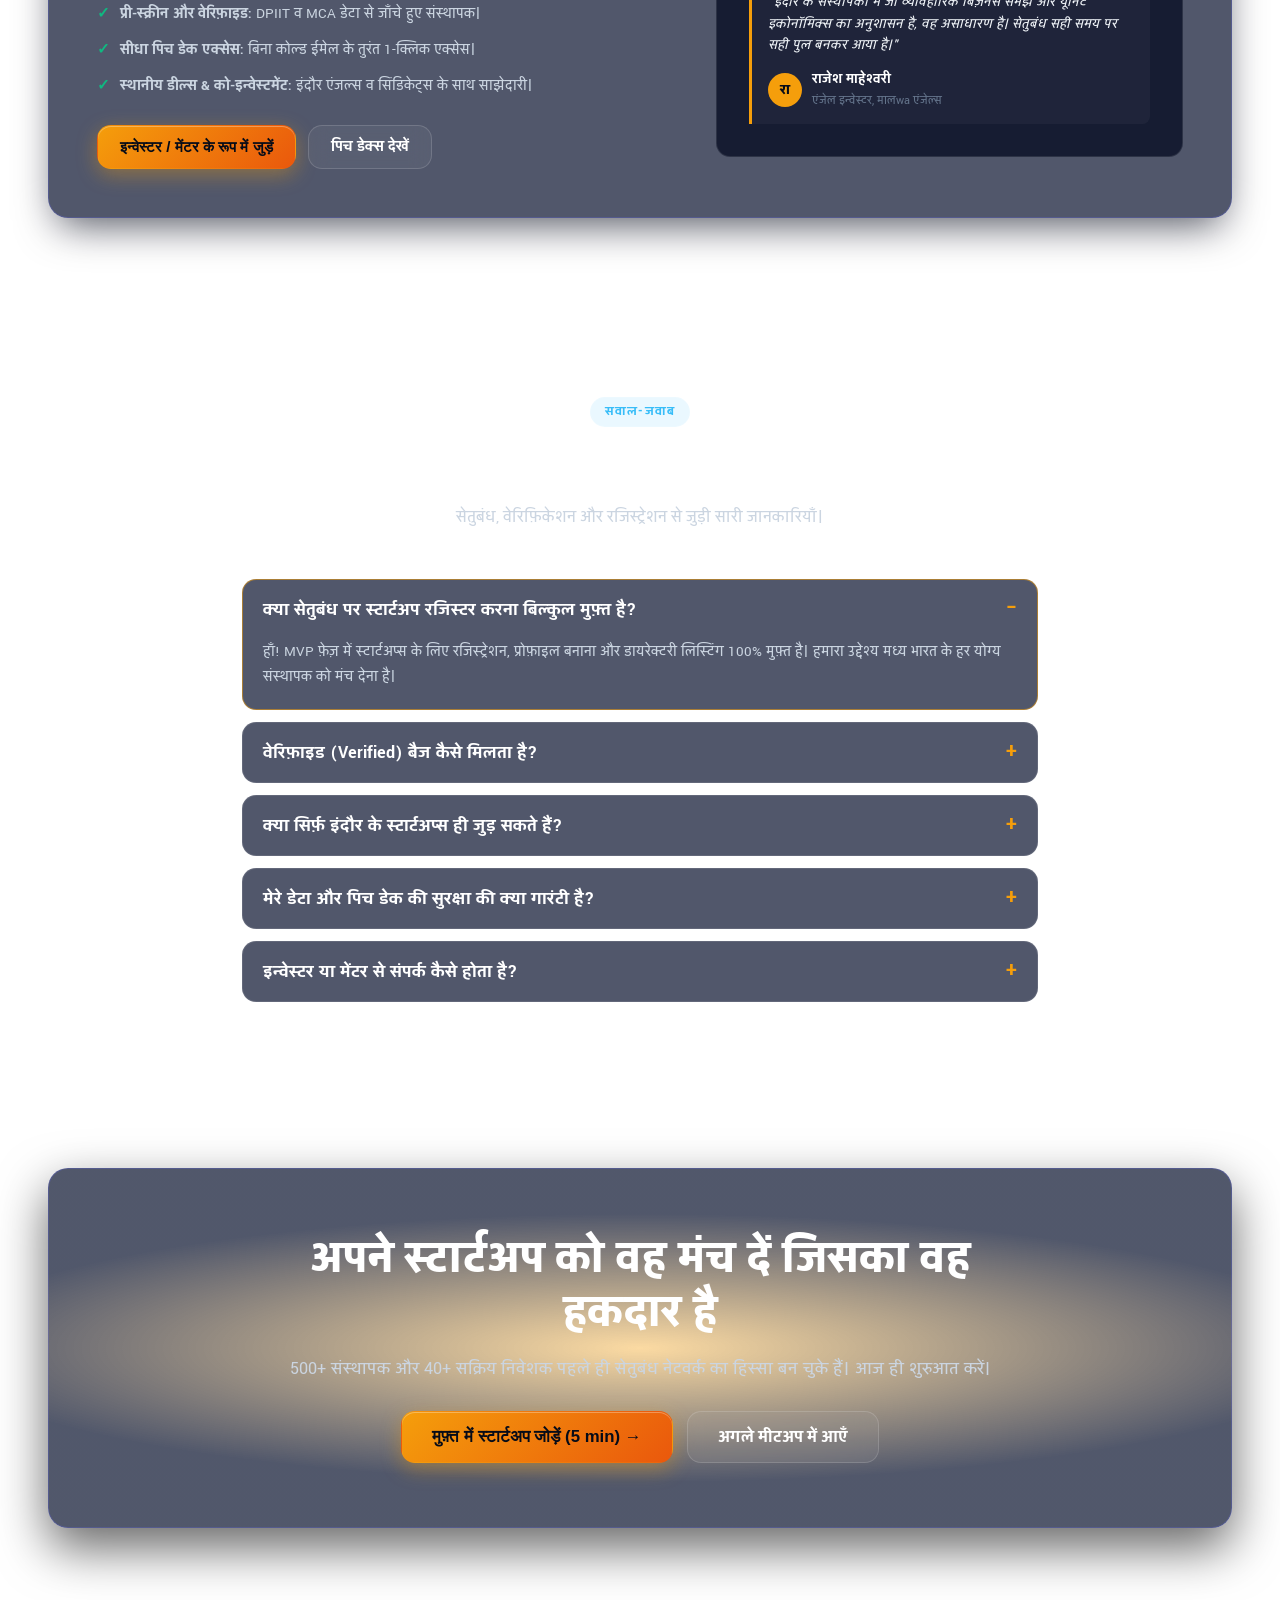
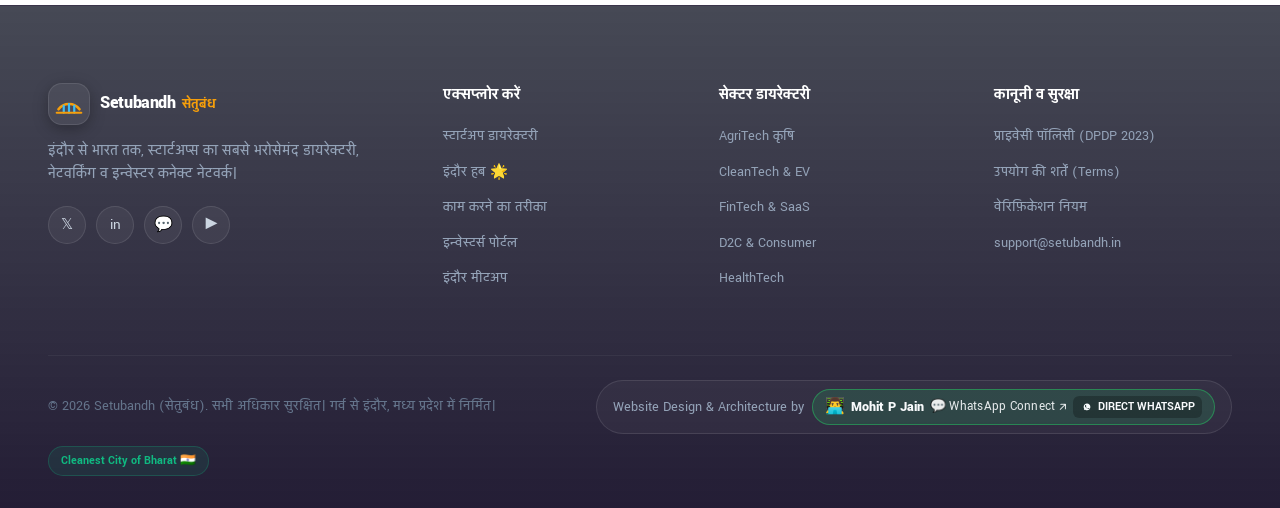
<file: New folder/index.html>
<!DOCTYPE html>
<html lang="hi" data-lang="hi">
<head>
  <meta charset="UTF-8">
  <meta name="viewport" content="width=device-width, initial-scale=1.0, maximum-scale=5.0">
  <title>Setubandh (सेतुबंध) — इंदौर से भारत तक, स्टार्टअप्स का सेतु</title>
  <meta name="description" content="इंदौर और भारत के स्टार्टअप्स के लिए रजिस्ट्रेशन, वेरिफ़ाइड डायरेक्टरी, नेटवर्किंग और इन्वेस्टर कनेक्ट प्लेटफ़ॉर्म।">
  <meta name="theme-color" content="#070b19">
  
  <!-- Favicon -->
  <link rel="icon" href="data:image/svg+xml,<svg xmlns=%22http://www.w3.org/2000/svg%22 viewBox=%220 0 100 100%22><text y=%22.9em%22 font-size=%2290%22>🌉</text></svg>">
  
  <!-- Fonts -->
  <link rel="preconnect" href="https://fonts.googleapis.com">
  <link rel="preconnect" href="https://fonts.gstatic.com" crossorigin>
  <link href="https://fonts.googleapis.com/css2?family=Plus+Jakarta+Sans:wght@300;400;500;600;700;800&family=Rozha+One&family=Yantramanav:wght@400;500;700;900&display=swap" rel="stylesheet">
  
  <link rel="stylesheet" href="styles.css">
</head>
<body>
  <!-- ========================================================
       MASTER LIVING BACKGROUND:
       - Upar Niche Deep Dark (Top & Bottom Dark Vignette)
       - Bich Me Laharati Hui Glowing White Light Ribbon & Horizon
       ======================================================== -->
  <div class="ambient-waving-light-system" aria-hidden="true">
    <!-- Top & Bottom Deep Dark Vignettes (ऊपर नीचे डार्क) -->
    <div class="dark-vignette-top"></div>
    <div class="dark-vignette-bottom"></div>

    <!-- Center Waving White Light Horizons & Aurora Beams (बीच में लहराती हुई सफ़ेद लाइट) -->
    <div class="center-white-light-core wave-core-1"></div>
    <div class="center-white-light-core wave-core-2"></div>
    <div class="center-white-light-beam"></div>
    <div class="center-white-ribbon-stream"></div>

    <!-- Multi-Color Ambient Accents (Subtle Underglow) -->
    <div class="aurora-ambient-glow"></div>
    <div class="aurora-waving-ribbon ribbon-1"></div>
    <div class="aurora-waving-ribbon ribbon-2"></div>
    <div class="cyber-grid-mesh"></div>
    <div class="ambient-interactive-orb" id="cursorAmbientOrb"></div>
  </div>

  <!-- Announcement Bar -->
  <div class="announcement-banner">
    <div class="container banner-inner">
      <span class="pulse-indicator"></span>
      <span data-i18n="announcementText">🔥 <strong>अगला इंदौर फ़ाउंडर्स मीटअप:</strong> 15 नवंबर | सुपर कॉरिडोर इन्क्यूबेशन सेंटर | 100+ सीटें आरक्षित</span>
      <a href="#meetup" class="banner-link" data-i18n="announcementLink">पास बुक करें &rarr;</a>
    </div>
  </div>

  <!-- Main Navigation (Amazon-Inspired: Brand + Fast Search + Clear Action Group) -->
  <header class="site-header" role="banner">
    <div class="container header-container">
      <a href="#" class="brand-logo" aria-label="Setubandh Home">
        <div class="logo-mark">
          <svg viewBox="0 0 32 32" fill="none" class="bridge-icon" aria-hidden="true">
            <path d="M4 22C10 14 22 14 28 22" stroke="url(#logoGrad)" stroke-width="3" stroke-linecap="round"/>
            <path d="M10 18V26M16 16V26M22 18V26" stroke="url(#logoGrad2)" stroke-width="2.5" stroke-linecap="round"/>
            <path d="M2 26H30" stroke="#f59e0b" stroke-width="2.5" stroke-linecap="round"/>
            <defs>
              <linearGradient id="logoGrad" x1="4" y1="14" x2="28" y2="22" gradientUnits="userSpaceOnUse">
                <stop stop-color="#38bdf8"/>
                <stop offset="0.5" stop-color="#6366f1"/>
                <stop offset="1" stop-color="#f59e0b"/>
              </linearGradient>
              <linearGradient id="logoGrad2" x1="10" y1="16" x2="22" y2="26" gradientUnits="userSpaceOnUse">
                <stop stop-color="#38bdf8"/>
                <stop offset="1" stop-color="#f59e0b"/>
              </linearGradient>
            </defs>
          </svg>
        </div>
        <div class="brand-text">
          <span class="brand-name">Setubandh <span class="hindi-sub">सेतुबंध</span></span>
          <span class="brand-tag" data-i18n="taglineMini">इंदौर से भारत तक</span>
        </div>
      </a>

      <!-- Amazon-Style Prominent Quick Search (Desktop Header) -->
      <div class="header-search-wrap" role="search">
        <form class="header-search-form" id="headerSearchForm" onsubmit="event.preventDefault(); handleHeaderSearch();">
          <label for="headerSearchInput" class="sr-only">स्टार्टअप या सेक्टर खोजें</label>
          <input type="text" id="headerSearchInput" class="header-search-input" placeholder="स्टार्टअप, सेक्टर, या शहर खोजें (उदा. AgriTech, AI)..." autocomplete="off">
          <button type="submit" class="header-search-btn" aria-label="Search Startups">
            <svg viewBox="0 0 20 20" fill="currentColor" width="18" height="18">
              <path fill-rule="evenodd" d="M8 4a4 4 0 100 8 4 4 0 000-8zM2 8a6 6 0 1110.89 3.476l4.817 4.817a1 1 0 01-1.414 1.414l-4.816-4.816A6 6 0 012 8z" clip-rule="evenodd"/>
            </svg>
          </button>
        </form>
      </div>

      <!-- Desktop Nav -->
      <nav class="desktop-nav" aria-label="Primary Navigation">
        <a href="#directory" class="nav-item" data-i18n="navDirectory">स्टार्टअप डायरेक्टरी</a>
        <a href="#indore-hub" class="nav-item" data-i18n="navIndore">इंदौर हब 🌟</a>
        <a href="#how-it-works" class="nav-item" data-i18n="navHow">कैसे काम करता है</a>
        <a href="#investors" class="nav-item" data-i18n="navInvestors">इन्वेस्टर्स व मेंटर्स</a>
        <a href="#faq" class="nav-item" data-i18n="navFaq">FAQ</a>
      </nav>

      <!-- Actions: Theme, Language, Login & Registration -->
      <div class="nav-actions">
        <!-- Dynamic Theme Switcher Pill -->
        <button id="themeToggleBtn" class="theme-pill-btn" aria-label="Switch Theme" title="थीम बदलें (Cycle Theme)">
          <span class="theme-dot" id="themeDot"></span>
          <span class="theme-title" id="themeName">🌌 नीलम ऑरोरा</span>
        </button>

        <!-- Language Switcher Pill -->
        <button id="langToggleBtn" class="lang-pill-btn" aria-label="Switch Language" title="हिंदी / English">
          <span class="lang-code active" id="btnHi">हिं</span>
          <span class="lang-divider">/</span>
          <span class="lang-code" id="btnEn">EN</span>
        </button>

        <!-- Auth & Registration Triggers -->
        <button class="btn btn-secondary btn-sm" id="btnInvestorOpen" data-i18n="btnInvestorLogin">इन्वेस्टर लॉगिन</button>
        <button class="btn btn-primary btn-sm btn-shimmer register-trigger-btn" data-i18n="btnRegister">स्टार्टअप जोड़ें</button>

        <!-- Mobile Menu Toggle -->
        <button class="mobile-toggle-btn" id="mobileMenuBtn" aria-label="Toggle Navigation Menu">
          <span></span>
          <span></span>
          <span></span>
        </button>
      </div>
    </div>
  </header>

  <!-- Mobile Drawer Menu (Amazon-Grade Sliding Drawer) -->
  <div class="mobile-drawer" id="mobileDrawer" role="dialog" aria-modal="true" aria-label="Mobile Navigation Drawer">
    <div class="mobile-drawer-content">
      <div class="mobile-drawer-header">
        <div class="brand-text">
          <span class="brand-name">Setubandh <span class="hindi-sub">सेतुबंध</span></span>
          <span class="brand-tag">इंदौर से भारत तक</span>
        </div>
        <button class="close-drawer-btn" id="closeDrawerBtn" aria-label="Close Menu">&times;</button>
      </div>

      <!-- Quick User Account Status Strip -->
      <div class="drawer-user-status" id="drawerUserStatus">
        <div class="status-avatar">👤</div>
        <div class="status-info">
          <strong id="drawerUserName">अतिथि यूज़र (Guest)</strong>
          <span id="drawerUserRole">लॉगिन करें या रजिस्टर करें</span>
        </div>
      </div>

      <nav class="mobile-nav-links">
        <div class="drawer-accordion-wrap">
          <div class="drawer-accordion-header">
            <a href="#directory" class="mobile-link" data-i18n="navDirectory">🔍 स्टार्टअप डायरेक्टरी</a>
            <button type="button" class="drawer-chevron-btn" id="drawerCategoryToggle" aria-expanded="false" aria-label="Toggle categories list">
              <svg class="chevron-icon" viewBox="0 0 20 20" fill="currentColor" width="18" height="18">
                <path fill-rule="evenodd" d="M5.293 7.293a1 1 0 011.414 0L10 10.586l3.293-3.293a1 1 0 111.414 1.414l-4 4a1 1 0 01-1.414 0l-4-4a1 1 0 010-1.414z" clip-rule="evenodd"/>
              </svg>
            </button>
          </div>
          <div class="drawer-submenu hidden" id="drawerCategorySubmenu">
            <a href="#directory" class="drawer-sublink" data-cat="agritech">🌾 AgriTech (कृषि-तकनीक)</a>
            <a href="#directory" class="drawer-sublink" data-cat="cleantech">⚡ CleanTech & EV</a>
            <a href="#directory" class="drawer-sublink" data-cat="fintech">💳 FinTech & SaaS</a>
            <a href="#directory" class="drawer-sublink" data-cat="d2c">🛍️ D2C & Consumer</a>
            <a href="#directory" class="drawer-sublink" data-cat="healthtech">🩺 HealthTech</a>
          </div>
        </div>
        <a href="#rising-star" class="mobile-link">🌟 इस माह का उभरता स्टार्टअप</a>
        <a href="#indore-hub" class="mobile-link" data-i18n="navIndore">🏛️ इंदौर हब व इन्क्यूबेशन</a>
        <a href="#how-it-works" class="mobile-link" data-i18n="navHow">⚡ कैसे काम करता है (3 स्टेप्स)</a>
        <a href="#investors" class="mobile-link" data-i18n="navInvestors">💼 इन्वेस्टर्स व मेंटर्स नेटवर्क</a>
        <a href="#faq" class="mobile-link" data-i18n="navFaq">❓ सामान्य प्रश्न (FAQ)</a>
      </nav>

      <div class="mobile-drawer-actions">
        <button class="btn btn-primary btn-block register-trigger-btn primary-drawer-cta" data-i18n="btnRegister">🚀 अपना स्टार्टअप जोड़ें (मुफ़्त 5 min)</button>
        <div class="drawer-secondary-actions-grid">
          <button class="btn btn-secondary btn-block" id="mobileInvestorBtn" data-i18n="btnInvestorLogin">🔑 लॉगिन</button>
          <button class="btn btn-outline btn-block" id="mobileThemeToggleBtn">🎨 थीम बदलें</button>
        </div>
      </div>
    </div>
  </div>

  <main id="main-content">
    <!-- Hero Section -->
    <section class="hero-section">
      <div class="container hero-container">
        
        <!-- Trust Pill -->
        <div class="hero-badge-wrap">
          <div class="hero-trust-badge">
            <span class="badge-dot"></span>
            <span data-i18n="heroPill">🚀 मध्य प्रदेश का सबसे बड़ा स्वतंत्र स्टार्टअप नेटवर्क</span>
            <span class="badge-sparkle">✨</span>
          </div>
        </div>

        <!-- Hero Headline -->
        <h1 class="hero-title">
          <span class="text-gradient-saffron" data-i18n="heroTitle1">इंदौर से भारत तक,</span><br>
          <span class="text-glow-light" data-i18n="heroTitle2">स्टार्टअप्स का सबसे भरोसेमंद सेतु</span>
        </h1>

        <!-- Subheading -->
        <p class="hero-lead" data-i18n="heroLead">
          सरकारी पोर्टलों के चक्कर और बिखरे हुए संपर्कों को कहें अलविदा। 5 मिनट में अपना स्टार्टअप रजिस्टर करें, 
          DPIIT / CIN वेरिफ़ाइड बैज पाएँ, और सीधे टॉप एंजेल इन्वेस्टर्स, इन्क्यूबेटर्स व मेंटर्स से जुड़ें।
        </p>

        <!-- CTA Action Buttons -->
        <div class="hero-cta-group">
          <button class="btn btn-primary btn-lg register-trigger-btn">
            <span data-i18n="ctaPrimary">अपना स्टार्टअप रजिस्टर करें (5 min)</span>
            <svg class="btn-arrow" viewBox="0 0 20 20" fill="currentColor">
              <path fill-rule="evenodd" d="M10.293 3.293a1 1 0 011.414 0l6 6a1 1 0 010 1.414l-6 6a1 1 0 01-1.414-1.414L14.586 11H3a1 1 0 110-2h11.586l-4.293-4.293a1 1 0 010-1.414z" clip-rule="evenodd" />
            </svg>
          </button>
          <a href="#directory" class="btn btn-secondary btn-lg">
            <svg class="search-icon-sm" viewBox="0 0 20 20" fill="currentColor">
              <path fill-rule="evenodd" d="M8 4a4 4 0 100 8 4 4 0 000-8zM2 8a6 6 0 1110.89 3.476l4.817 4.817a1 1 0 01-1.414 1.414l-4.816-4.816A6 6 0 012 8z" clip-rule="evenodd"/>
            </svg>
            <span data-i18n="ctaSecondary">स्टार्टअप्स खोजें व कनेक्ट हों</span>
          </a>
        </div>

        <!-- Micro Social Proof Badges -->
        <div class="hero-trust-row">
          <div class="trust-item">
            <svg class="trust-icon" viewBox="0 0 20 20" fill="#10b981"><path fill-rule="evenodd" d="M10 18a8 8 0 100-16 8 8 0 000 16zm3.707-9.293a1 1 0 00-1.414-1.414L9 10.586 7.707 9.293a1 1 0 00-1.414 1.414l2 2a1 1 0 001.414 0l4-4z" clip-rule="evenodd"/></svg>
            <span data-i18n="trust1">DPIIT / CIN जाँचे गए प्रोफ़ाइल</span>
          </div>
          <div class="trust-item">
            <svg class="trust-icon" viewBox="0 0 20 20" fill="#38bdf8"><path fill-rule="evenodd" d="M10 18a8 8 0 100-16 8 8 0 000 16zm3.707-9.293a1 1 0 00-1.414-1.414L9 10.586 7.707 9.293a1 1 0 00-1.414 1.414l2 2a1 1 0 001.414 0l4-4z" clip-rule="evenodd"/></svg>
            <span data-i18n="trust2">DPDP Act 2023 प्राइवेसी सुरक्षित</span>
          </div>
          <div class="trust-item">
            <svg class="trust-icon" viewBox="0 0 20 20" fill="#f59e0b"><path fill-rule="evenodd" d="M10 18a8 8 0 100-16 8 8 0 000 16zm3.707-9.293a1 1 0 00-1.414-1.414L9 10.586 7.707 9.293a1 1 0 00-1.414 1.414l2 2a1 1 0 001.414 0l4-4z" clip-rule="evenodd"/></svg>
            <span data-i18n="trust3">मासिक ऑफ़लाइन फाउंडर्स मीटअप</span>
          </div>
        </div>

        <!-- Live Numbers Stat Strip: Auto-Running Marquee Ticker (PC और मोबाइल में 1 लाइन में ऑटो चलते हुए) -->
        <div class="stats-marquee-wrapper" id="statsMarquee">
          <div class="stats-marquee-track">
            <!-- Set 1 -->
            <div class="stats-marquee-group">
              <div class="ticker-item">
                <span class="ticker-badge-live">Live</span>
                <span class="ticker-icon">🚀</span>
                <span class="ticker-val"><span class="stat-number" data-target="128">128</span>+</span>
                <span class="ticker-label" data-i18n="statVerified">वेरिफ़ाइड स्टार्टअप्स</span>
              </div>
              <span class="ticker-dot">•</span>
              <div class="ticker-item">
                <span class="ticker-icon">💰</span>
                <span class="ticker-val">₹<span class="stat-number" data-target="185">185</span> Cr+</span>
                <span class="ticker-label" data-i18n="statFunding">कैपिटल व फ़ंडिंग सुविधा</span>
              </div>
              <span class="ticker-dot">•</span>
              <div class="ticker-item">
                <span class="ticker-icon">👥</span>
                <span class="ticker-val"><span class="stat-number" data-target="950">950</span>+</span>
                <span class="ticker-label" data-i18n="statFounders">सक्रिय फ़ाउंडर्स व मेंटर्स</span>
              </div>
              <span class="ticker-dot">•</span>
              <div class="ticker-item">
                <span class="ticker-icon">📍</span>
                <span class="ticker-val"><span class="stat-number" data-target="24">24</span></span>
                <span class="ticker-label" data-i18n="statMeetups">सफल ऑफ़लाइन मीटअप</span>
              </div>
              <span class="ticker-dot">•</span>
              <div class="ticker-item">
                <span class="ticker-icon">🏛️</span>
                <span class="ticker-val text-emerald">DPIIT / MCA</span>
                <span class="ticker-label">सत्यापित प्रोफ़ाइल</span>
              </div>
              <span class="ticker-dot">•</span>
              <div class="ticker-item">
                <span class="ticker-icon">✨</span>
                <span class="ticker-val text-saffron">#1 Hub</span>
                <span class="ticker-label">मध्य भारत का सबसे बड़ा नेटवर्क</span>
              </div>
              <span class="ticker-dot">•</span>
            </div>

            <!-- Set 2 (Seamless Infinite Loop Duplicate) -->
            <div class="stats-marquee-group" aria-hidden="true">
              <div class="ticker-item">
                <span class="ticker-badge-live">Live</span>
                <span class="ticker-icon">🚀</span>
                <span class="ticker-val">128+</span>
                <span class="ticker-label" data-i18n="statVerified">वेरिफ़ाइड स्टार्टअप्स</span>
              </div>
              <span class="ticker-dot">•</span>
              <div class="ticker-item">
                <span class="ticker-icon">💰</span>
                <span class="ticker-val">₹185 Cr+</span>
                <span class="ticker-label" data-i18n="statFunding">कैपिटल व फ़ंडिंग सुविधा</span>
              </div>
              <span class="ticker-dot">•</span>
              <div class="ticker-item">
                <span class="ticker-icon">👥</span>
                <span class="ticker-val">950+</span>
                <span class="ticker-label" data-i18n="statFounders">सक्रिय फ़ाउंडर्स व मेंटर्स</span>
              </div>
              <span class="ticker-dot">•</span>
              <div class="ticker-item">
                <span class="ticker-icon">📍</span>
                <span class="ticker-val">24</span>
                <span class="ticker-label" data-i18n="statMeetups">सफल ऑफ़लाइन मीटअप</span>
              </div>
              <span class="ticker-dot">•</span>
              <div class="ticker-item">
                <span class="ticker-icon">🏛️</span>
                <span class="ticker-val text-emerald">DPIIT / MCA</span>
                <span class="ticker-label">सत्यापित प्रोफ़ाइल</span>
              </div>
              <span class="ticker-dot">•</span>
              <div class="ticker-item">
                <span class="ticker-icon">✨</span>
                <span class="ticker-val text-saffron">#1 Hub</span>
                <span class="ticker-label">मध्य भारत का सबसे बड़ा नेटवर्क</span>
              </div>
              <span class="ticker-dot">•</span>
            </div>
          </div>
        </div>

        <!-- Rising / Emerging Startup Showcase ("उभरता हुआ स्टार्टअप") -->
        <div class="emerging-startup-spotlight-wrapper" id="rising-star">
          <div class="emerging-card-glow-border">
            <div class="emerging-card-inner">
              <div class="emerging-badge-row">
                <span class="badge-rising-pill">
                  <span class="pulse-emerald-dot"></span>
                  <span class="rising-tag-text">🌟 इस माह का उभरता हुआ स्टार्टअप (Emerging Star)</span>
                </span>
                <span class="yoy-badge">🚀 +340% YoY Growth • Seed Stage</span>
              </div>

              <div class="emerging-content-grid">
                <div class="emerging-info-col">
                  <div class="emerging-logo-title-row">
                    <div class="emerging-logo-box">🌱</div>
                    <div>
                      <div class="emerging-title-wrap">
                        <h3 class="emerging-name">KisanSetu AI (किसानसेतु)</h3>
                        <span class="verified-tick-badge" title="DPIIT Verified">✓ DPIIT सत्यापित</span>
                      </div>
                      <p class="emerging-sub">Agritech & AI Supply Chain • मुख्यालय: इंदौर, म.प्र.</p>
                    </div>
                  </div>
                  <p class="emerging-description">
                    मालवा और निमाड़ के 24,000+ किसानों को सीधे हाइपरलोकल एग्री-मंडियों और B2B खरीदारों से जोड़ने वाला AI-संचालित मूल्य भविष्यवाणी व आपूर्ति नेटवर्क।
                  </p>
                  <div class="emerging-metrics-strip">
                    <div class="em-metric-item">
                      <span class="em-val">₹4.8 Cr</span>
                      <span class="em-lbl">वार्षिक ARR दर</span>
                    </div>
                    <div class="em-metric-item">
                      <span class="em-val">24,000+</span>
                      <span class="em-lbl">सक्रिय किसान</span>
                    </div>
                    <div class="em-metric-item">
                      <span class="em-val">₹2.2 Cr</span>
                      <span class="em-lbl">सीड राउंड कमिटेड</span>
                    </div>
                    <div class="em-metric-item">
                      <span class="em-val text-saffron">4.9 ★</span>
                      <span class="em-lbl">ट्रस्ट स्कोर</span>
                    </div>
                  </div>
                </div>

                <div class="emerging-action-col">
                  <div class="emerging-founder-card">
                    <div class="founder-avatar-wrap">
                      <div class="avatar-circle">RS</div>
                      <div>
                        <div class="founder-name">राहुल शर्मा एवं टीम</div>
                        <div class="founder-role">Co-founders • IIT Indore Alumni</div>
                      </div>
                    </div>
                    <div class="emerging-btns-row">
                      <button class="btn btn-primary btn-sm btn-block" onclick="viewStartupDetail('kisansetu')">
                        <span>पूरा प्रोफ़ाइल देखें &rarr;</span>
                      </button>
                      <a href="https://wa.me/916263879076?text=Namaste%20Mohit%20ji,%20I%20want%20to%20connect%20with%20Rising%20Startup%20KisanSetu%20AI%20on%20Setubandh" target="_blank" rel="noopener noreferrer" class="btn btn-secondary btn-sm btn-block founder-wa-btn">
                        <span>💬 फ़ाउंडर से WhatsApp पर जुड़ें</span>
                      </a>
                    </div>
                  </div>
                </div>
              </div>
            </div>
          </div>
        </div>

      </div>
    </section>

    <!-- Interactive Directory Search & Filtering Section -->
    <section class="directory-section" id="directory">
      <div class="container">
        
        <!-- Section Header -->
        <div class="section-head-center">
          <div class="sub-badge" data-i18n="dirBadge">सार्वजनिक डायरेक्टरी</div>
          <h2 class="section-title" data-i18n="dirTitle">स्टार्टअप्स खोजें और सीधे कनेक्ट हों</h2>
          <p class="section-lead" data-i18n="dirLead">
            उद्योग, शहर, फ़ंडिंग स्टेज या कीवर्ड से खोजें। बिना बिचौलियों के सीधे फ़ाउंडर से परिचय पाएँ।
          </p>
        </div>

        <!-- Search Bar with Live Controls -->
        <div class="search-command-bar">
          <div class="search-input-wrap">
            <svg class="search-lens" viewBox="0 0 20 20" fill="currentColor">
              <path fill-rule="evenodd" d="M8 4a4 4 0 100 8 4 4 0 000-8zM2 8a6 6 0 1110.89 3.476l4.817 4.817a1 1 0 01-1.414 1.414l-4.816-4.816A6 6 0 012 8z" clip-rule="evenodd" />
            </svg>
            <input type="text" id="directorySearchInput" class="search-input" placeholder="स्टार्टअप का नाम, सेक्टर, या समस्या खोजें (जैसे AgriTech, AI, Indore, Seed)..." data-i18n-ph="searchPlaceholder" autocomplete="off">
            <button class="clear-search-btn" id="clearSearchBtn" aria-label="Clear Search">&times;</button>
          </div>

          <!-- City Dropdown Filter -->
          <div class="custom-select-wrap">
            <select id="cityFilter" class="filter-select" aria-label="Filter by City">
              <option value="all" data-i18n="optAllCities">सभी शहर (All Cities)</option>
              <option value="indore" selected data-i18n="optIndore">📍 केवल इंदौर (Indore Special)</option>
              <option value="bhopal">भोपाल (Bhopal)</option>
              <option value="jabalpur">जबलपुर (Jabalpur)</option>
              <option value="delhi">दिल्ली NCR (Delhi NCR)</option>
              <option value="bangalore">बेंगलुरु (Bengaluru)</option>
              <option value="mumbai">मुंबई (Mumbai)</option>
            </select>
          </div>

          <!-- Stage Dropdown Filter -->
          <div class="custom-select-wrap">
            <select id="stageFilter" class="filter-select" aria-label="Filter by Stage">
              <option value="all" data-i18n="optAllStages">सभी स्टेज (All Stages)</option>
              <option value="idea">Idea / Prototype</option>
              <option value="mvp">MVP Ready</option>
              <option value="early_revenue">Early Revenue (शुरुआती कमाई)</option>
              <option value="growth">Growth / Scaling</option>
            </select>
          </div>
        </div>

        <!-- Quick Category Pills -->
        <div class="category-pills-row" id="categoryPills">
          <button class="cat-pill active" data-cat="all" data-i18n="catAll">सभी (All)</button>
          <button class="cat-pill" data-cat="agritech">🌾 AgriTech (कृषि-तकनीक)</button>
          <button class="cat-pill" data-cat="cleantech">⚡ CleanTech & EV</button>
          <button class="cat-pill" data-cat="fintech">💳 FinTech & MSME SaaS</button>
          <button class="cat-pill" data-cat="d2c">🛍️ D2C & Consumer</button>
          <button class="cat-pill" data-cat="healthtech">🩺 HealthTech</button>
          <button class="cat-pill" data-cat="logistics">🚚 Logistics & Mandi</button>
          <button class="cat-pill" data-cat="edtech">🎓 EdTech & Skills</button>
        </div>

        <!-- Startup Cards Grid -->
        <div class="startup-grid" id="startupGrid">
          <!-- Cards injected via app.js -->
        </div>

        <!-- No Results Empty State -->
        <div class="empty-state hidden" id="emptyState">
          <div class="empty-icon">🔍</div>
          <h3 data-i18n="emptyTitle">कोई स्टार्टअप नहीं मिला</h3>
          <p data-i18n="emptyDesc">अपने सर्च शब्द या फ़िल्टर बदलकर देखें।</p>
          <button class="btn btn-secondary btn-sm" id="resetFiltersBtn" data-i18n="btnResetFilters">फ़िल्टर रीसेट करें</button>
        </div>

        <!-- Bottom Action CTA -->
        <div class="directory-bottom-cta">
          <p data-i18n="bottomCtaText">क्या आपका स्टार्टअप इस लिस्ट में नहीं है? आज ही जुड़ें और इंदौर के स्टार्टअप इकोसिस्टम का हिस्सा बनें।</p>
          <button class="btn btn-primary register-trigger-btn" data-i18n="btnRegisterFast">5 मिनट में फ़्री रजिस्टर करें &rarr;</button>
        </div>

      </div>
    </section>

    <!-- Special Indore Spotlight Section -->
    <section class="indore-spotlight-section" id="indore-hub">
      <div class="container">
        
        <div class="indore-banner-card">
          <div class="indore-content-col">
            <span class="spotlight-tag" data-i18n="indoreTag">🌟 मालवा व मध्य भारत का पावरहाउस</span>
            <h2 class="spotlight-title" data-i18n="indoreTitle">
              इंदौर सिर्फ़ पोहा-जलेबी नहीं,<br>
              <span class="text-gradient-saffron">भारत की अगली स्टार्टअप राजधानी है</span>
            </h2>
            <p class="spotlight-desc" data-i18n="indoreDesc">
              देश का लगातार 7 बार सबसे साफ़ शहर, आईआईटी + आईआईएम का अनूठा संगम, सुपर कॉरिडोर की आईटी क्रांति 
              और मेट्रो की तुलना में 60% कम बर्न रेट। मध्य प्रदेश स्टार्टअप नीति के तहत विशेष सीड कैपिटल और 
              अनुदान का सीधा लाभ उठाएं।
            </p>

            <div class="indore-key-points">
              <div class="point-item">
                <span class="point-icon">🏛️</span>
                <div>
                  <h4 data-i18n="indorePt1Title">IIT + IIM इंदौर इनक्यूबेशन</h4>
                  <p data-i18n="indorePt1Desc">डीप-टेक, पेटेंट और मेंटरशिप के लिए सीधा अकादमिक समर्थन।</p>
                </div>
              </div>
              <div class="point-item">
                <span class="point-icon">💰</span>
                <div>
                  <h4 data-i18n="indorePt2Title">MP स्टार्टअप पॉलिसी ग्रांट्स</h4>
                  <p data-i18n="indorePt2Desc">किराया प्रतिपूर्ति, पेटेंट सहायता और महिला फ़ाउंडर्स के लिए विशेष इंसेंटिव।</p>
                </div>
              </div>
              <div class="point-item">
                <span class="point-icon">🤝</span>
                <div>
                  <h4 data-i18n="indorePt3Title">सक्रिय एंजेल नेटवर्क</h4>
                  <p data-i18n="indorePt3Desc">स्थानीय मालवा बिज़नेस लीडर्स और प्रवासी इंदौरी निवेशकों का मजबूत नेटवर्क।</p>
                </div>
              </div>
            </div>
          </div>

          <!-- Next Meetup Interactive Card -->
          <div class="meetup-card-col" id="meetup">
            <div class="meetup-ticket-card">
              <div class="ticket-header">
                <span class="live-dot-meetup"></span>
                <span class="ticket-badge" data-i18n="ticketBadge">मासिक फ़ाउंडर्स मीटअप #19</span>
              </div>
              <h3 class="ticket-title" data-i18n="meetupTitle">इंदौर फ़ाउंडर्स & एंजेल मिक्सर</h3>
              <p class="ticket-venue">📍 सुपर कॉरिडोर इनोवेशन पार्क, विजय नगर / सुपर कॉरिडोर, इंदौर</p>
              
              <div class="ticket-details-grid">
                <div class="ticket-stat">
                  <span class="t-label" data-i18n="tDate">तारीख</span>
                  <span class="t-val">15 नवंबर 2026</span>
                </div>
                <div class="ticket-stat">
                  <span class="t-label" data-i18n="tTime">समय</span>
                  <span class="t-val">शाम 5:30 - 8:30 बजे</span>
                </div>
                <div class="ticket-stat">
                  <span class="t-label" data-i18n="tAttendees">अपेक्षित उपस्थित</span>
                  <span class="t-val">120+ फाउंडर्स</span>
                </div>
                <div class="ticket-stat">
                  <span class="t-label" data-i18n="tEntry">प्रवेश</span>
                  <span class="t-val text-emerald" data-i18n="tFree">निःशुल्क (रजिस्ट्रेशन अनिवार्य)</span>
                </div>
              </div>

              <div class="ticket-actions">
                <button class="btn btn-primary btn-block" id="bookMeetupBtn" data-i18n="btnBookMeetup">मीटअप सीट आरक्षित करें &rarr;</button>
                <span class="ticket-seats-left" data-i18n="seatsLeft">⚠️ केवल 24 सीटें शेष हैं</span>
              </div>
            </div>
          </div>
        </div>

      </div>
    </section>

    <!-- How It Works (4-Step Bridge Framework) -->
    <section class="how-it-works-section" id="how-it-works">
      <div class="container">
        
        <div class="section-head-center">
          <div class="sub-badge" data-i18n="howBadge">पारदर्शी और तेज़</div>
          <h2 class="section-title" data-i18n="howTitle">सेतुबंध कैसे काम करता है?</h2>
          <p class="section-lead" data-i18n="howLead">
            बिना किसी जटिलता के, सिर्फ 4 सरल चरणों में अपने स्टार्टअप को राष्ट्रीय स्तर पर विज़िबिलिटी दिलाएँ।
          </p>
        </div>

        <div class="steps-grid">
          <!-- Step 1 -->
          <div class="step-card">
            <div class="step-number">01</div>
            <div class="step-icon-wrap">
              <svg viewBox="0 0 24 24" fill="none" stroke="currentColor" stroke-width="2">
                <path d="M16 21v-2a4 4 0 0 0-4-4H6a4 4 0 0 0-4 4v2"/>
                <circle cx="9" cy="7" r="4"/>
                <line x1="19" y1="8" x2="19" y2="14"/>
                <line x1="22" y1="11" x2="16" y2="11"/>
              </svg>
            </div>
            <h3 class="step-heading" data-i18n="step1Title">5 मिनट में प्रोफ़ाइल बनाएँ</h3>
            <p class="step-desc" data-i18n="step1Desc">
              फ़ोन OTP से तुरंत साइन-अप। स्टार्टअप का नाम, सेक्टर, स्टेज, टीम साइज़ और पिच डेक जोड़ें।
            </p>
          </div>

          <!-- Step 2 -->
          <div class="step-card">
            <div class="step-number">02</div>
            <div class="step-icon-wrap">
              <svg viewBox="0 0 24 24" fill="none" stroke="currentColor" stroke-width="2">
                <path d="M12 22s8-4 8-10V5l-8-3-8 3v7c0 6 8 10 8 10z"/>
                <path d="m9 12 2 2 4-4"/>
              </svg>
            </div>
            <h3 class="step-heading" data-i18n="step2Title">वेरिफ़ाइड बैज पाएँ</h3>
            <p class="step-desc" data-i18n="step2Desc">
              DPIIT, CIN, GST या Udyam नंबर दर्ज करें। हमारी टीम 24 घंटे में प्रामाणिकता जाँचकर 'Verified' बैज जारी करती है।
            </p>
          </div>

          <!-- Step 3 -->
          <div class="step-card">
            <div class="step-number">03</div>
            <div class="step-icon-wrap">
              <svg viewBox="0 0 24 24" fill="none" stroke="currentColor" stroke-width="2">
                <circle cx="12" cy="12" r="10"/>
                <line x1="2" y1="12" x2="22" y2="12"/>
                <path d="M12 2a15.3 15.3 0 0 1 4 10 15.3 15.3 0 0 1-4 10 15.3 15.3 0 0 1-4-10 15.3 15.3 0 0 1 4-10z"/>
              </svg>
            </div>
            <h3 class="step-heading" data-i18n="step3Title">पब्लिक डायरेक्टरी में छाएँ</h3>
            <p class="step-desc" data-i18n="step3Desc">
              आपका स्टार्टअप पूरे भारत के निवेशकों, इन्क्यूबेटर्स और कॉर्पोरेट्स को सर्च रिज़ल्ट्स और Google SEO में दिखता है।
            </p>
          </div>

          <!-- Step 4 -->
          <div class="step-card">
            <div class="step-number">04</div>
            <div class="step-icon-wrap">
              <svg viewBox="0 0 24 24" fill="none" stroke="currentColor" stroke-width="2">
                <path d="M17 21v-2a4 4 0 0 0-4-4H5a4 4 0 0 0-4 4v2"/>
                <circle cx="9" cy="7" r="4"/>
                <path d="M23 21v-2a4 4 0 0 0-3-3.87"/>
                <path d="M16 3.13a4 4 0 0 1 0 7.75"/>
              </svg>
            </div>
            <h3 class="step-heading" data-i18n="step4Title">सीधा इन्वेस्टर कनेक्शन</h3>
            <p class="step-desc" data-i18n="step4Desc">
              निवेशक और मेंटर्स आपसे सीधा 'कनेक्ट रिक्वेस्ट' भेजते हैं। बिना कमीशन, बिना बिचौलियों के पूंजी जुटाएँ।
            </p>
          </div>
        </div>

      </div>
    </section>

    <!-- Investor & Mentors Hub Section -->
    <section class="investor-hub-section" id="investors">
      <div class="container">
        
        <div class="investor-split-card">
          <div class="inv-text-col">
            <span class="sub-badge" data-i18n="invBadge">निवेशकों और मेंटर्स के लिए</span>
            <h2 class="section-title text-left" data-i18n="invTitle">भारत के टियर-2 और टियर-3 हीरों को सबसे पहले पहचानें</h2>
            <p class="inv-lead" data-i18n="invLead">
              सिलिकॉन वैली या केवल बेंगलुरु-दिल्ली तक सीमित न रहें। मालवा, मध्य प्रदेश और मध्य भारत के ग्राउंड-लेवल 
              प्रॉफ़िटेबल बिज़नेस और हाई-ग्रोथ टेक स्टार्टअप्स को सीधे अपनी वॉचलिस्ट में जोड़ें।
            </p>

            <ul class="inv-perks-list">
              <li>
                <span class="check-icon">✓</span>
                <span data-i18n="invPerk1"><strong>प्री-स्क्रीन और वेरिफ़ाइड:</strong> DPIIT व MCA डेटा से जाँचे हुए संस्थापक।</span>
              </li>
              <li>
                <span class="check-icon">✓</span>
                <span data-i18n="invPerk2"><strong>सीधा पिच डेक एक्सेस:</strong> बिना कोल्ड ईमेल के तुरंत 1-क्लिक एक्सेस।</span>
              </li>
              <li>
                <span class="check-icon">✓</span>
                <span data-i18n="invPerk3"><strong>स्थानीय डील्स & को-इन्वेस्टमेंट:</strong> इंदौर एंजल्स व सिंडिकेट्स के साथ साझेदारी।</span>
              </li>
            </ul>

            <div class="inv-cta-row">
              <button class="btn btn-primary" id="investorRegisterBtn" data-i18n="btnInvestorRegister">इन्वेस्टर / मेंटर के रूप में जुड़ें</button>
              <a href="#directory" class="btn btn-secondary" data-i18n="btnBrowseDeck">पिच डेक्स देखें</a>
            </div>
          </div>

          <!-- Featured Investor Showcase -->
          <div class="inv-showcase-col">
            <div class="inv-panel-card">
              <div class="inv-panel-header">
                <span class="inv-header-title" data-i18n="networkTitle">पार्टनर एंजेल नेटवर्क व इन्क्यूबेटर्स</span>
                <span class="inv-badge-live">Live</span>
              </div>
              <div class="inv-partner-grid">
                <div class="partner-chip">🏢 Malwa Angel Network</div>
                <div class="partner-chip">🏛️ IIT Indore I-Hub</div>
                <div class="partner-chip">🌱 MP Seed Capital Hub</div>
                <div class="partner-chip">🚀 Central India Syndicate</div>
                <div class="partner-chip">🏭 Pithampur Industrial League</div>
                <div class="partner-chip">🎓 IIM Indore Incubation</div>
              </div>

              <!-- Quote from prominent investor -->
              <div class="inv-quote-box">
                <p class="quote-text">
                  "इंदौर के संस्थापकों में जो व्यावहारिक बिज़नेस समझ और यूनिट इकोनॉमिक्स का अनुशासन है, वह असाधारण है। सेतुबंध सही समय पर सही पुल बनकर आया है।"
                </p>
                <div class="quote-author">
                  <div class="author-avatar">रा</div>
                  <div>
                    <span class="author-name">राजेश माहेश्वरी</span>
                    <span class="author-role">एंजेल इन्वेस्टर, मालwa एंजेल्स</span>
                  </div>
                </div>
              </div>
            </div>
          </div>
        </div>

      </div>
    </section>

    <!-- FAQ Section (Accessible Accordion) -->
    <section class="faq-section" id="faq">
      <div class="container faq-container">
        
        <div class="section-head-center">
          <div class="sub-badge" data-i18n="faqBadge">सवाल-जवाब</div>
          <h2 class="section-title" data-i18n="faqTitle">अक्सर पूछे जाने वाले सवाल</h2>
          <p class="section-lead" data-i18n="faqLead">सेतुबंध, वेरिफ़िकेशन और रजिस्ट्रेशन से जुड़ी सारी जानकारियाँ।</p>
        </div>

        <div class="faq-accordion-group" id="faqAccordion">
          <!-- FAQ 1 -->
          <div class="faq-card open">
            <button class="faq-question-btn" aria-expanded="true">
              <span data-i18n="q1">क्या सेतुबंध पर स्टार्टअप रजिस्टर करना बिल्कुल मुफ़्त है?</span>
              <span class="faq-arrow">&minus;</span>
            </button>
            <div class="faq-answer-content">
              <p data-i18n="a1">
                हाँ! MVP फ़ेज़ में स्टार्टअप्स के लिए रजिस्ट्रेशन, प्रोफ़ाइल बनाना और डायरेक्टरी लिस्टिंग 100% मुफ़्त है। हमारा उद्देश्य मध्य भारत के हर योग्य संस्थापक को मंच देना है।
              </p>
            </div>
          </div>

          <!-- FAQ 2 -->
          <div class="faq-card">
            <button class="faq-question-btn" aria-expanded="false">
              <span data-i18n="q2">वेरिफ़ाइड (Verified) बैज कैसे मिलता है?</span>
              <span class="faq-arrow">&plus;</span>
            </button>
            <div class="faq-answer-content">
              <p data-i18n="a2">
                रजिस्ट्रेशन के समय या बाद में आप अपना DPIIT नंबर, CIN (कंपनी निगमन नंबर), GST नंबर या Udyam रजिस्ट्रेशन दर्ज कर सकते हैं। हमारी एडमिन टीम दस्तावेज़ों की प्राथमिक जाँच 24 घंटे में करके वेरिफ़ाइड टिक जारी करती है।
              </p>
            </div>
          </div>

          <!-- FAQ 3 -->
          <div class="faq-card">
            <button class="faq-question-btn" aria-expanded="false">
              <span data-i18n="q3">क्या सिर्फ़ इंदौर के स्टार्टअप्स ही जुड़ सकते हैं?</span>
              <span class="faq-arrow">&plus;</span>
            </button>
            <div class="faq-answer-content">
              <p data-i18n="a3">
                नहीं! सेतुबंध की शुरुआत इंदौर और मालवा क्षेत्र से हुई है, लेकिन पूरा प्लेटफ़ॉर्म पूरे भारत (Pan-India) के सभी शहरों — भोपाल, जबलपुर, ग्वालियर, जयपुर, पुणे, आदि — के संस्थापकों के लिए खुला है।
              </p>
            </div>
          </div>

          <!-- FAQ 4 -->
          <div class="faq-card">
            <button class="faq-question-btn" aria-expanded="false">
              <span data-i18n="q4">मेरे डेटा और पिच डेक की सुरक्षा की क्या गारंटी है?</span>
              <span class="faq-arrow">&plus;</span>
            </button>
            <div class="faq-answer-content">
              <p data-i18n="a4">
                हम भारत के डिजिटल पर्सनल डेटा प्रोटेक्शन एक्ट 2023 (DPDP Act 2023) का पूर्ण अनुपालन करते हैं। आपकी अनुमति के बिना आपकी निजी संपर्क जानकारी किसी को नहीं दी जाती। आपका पिच डेक सुरक्षित क्लाउड स्टोरेज पर होस्ट रहता है।
              </p>
            </div>
          </div>

          <!-- FAQ 5 -->
          <div class="faq-card">
            <button class="faq-question-btn" aria-expanded="false">
              <span data-i18n="q5">इन्वेस्टर या मेंटर से संपर्क कैसे होता है?</span>
              <span class="faq-arrow">&plus;</span>
            </button>
            <div class="faq-answer-content">
              <p data-i18n="a5">
                किसी भी स्टार्टअप कार्ड पर 'कनेक्ट रिक्वेस्ट' बटन दबाकर आप एक संक्षिप्त परिचय संदेश भेज सकते हैं। संस्थापक के स्वीकार करने पर दोनों पक्षों को सीधे ईमेल/फ़ोन द्वारा कनेक्ट कर दिया जाता है।
              </p>
            </div>
          </div>
        </div>

      </div>
    </section>

    <!-- Bottom Launch CTA Banner -->
    <section class="final-cta-section">
      <div class="container">
        <div class="final-cta-card">
          <div class="cta-inner-text">
            <h2 class="final-cta-title" data-i18n="finalTitle">
              अपने स्टार्टअप को वह मंच दें जिसका वह हकदार है
            </h2>
            <p class="final-cta-desc" data-i18n="finalDesc">
              500+ संस्थापक और 40+ सक्रिय निवेशक पहले ही सेतुबंध नेटवर्क का हिस्सा बन चुके हैं। आज ही शुरुआत करें।
            </p>
            <div class="final-cta-buttons">
              <button class="btn btn-primary btn-lg register-trigger-btn" data-i18n="btnRegisterNow">
                मुफ़्त में स्टार्टअप जोड़ें (5 min) &rarr;
              </button>
              <a href="#meetup" class="btn btn-secondary btn-lg" data-i18n="btnJoinMeetup">
                अगले मीटअप में आएँ
              </a>
            </div>
          </div>
        </div>
      </div>
    </section>
  </main>

  <!-- Site Footer -->
  <footer class="site-footer">
    <div class="container footer-container">
      <div class="footer-top-grid">
        
        <div class="footer-brand-col">
          <div class="brand-logo footer-logo">
            <div class="logo-mark">
              <svg viewBox="0 0 32 32" fill="none" class="bridge-icon">
                <path d="M4 22C10 14 22 14 28 22" stroke="#f59e0b" stroke-width="3" stroke-linecap="round"/>
                <path d="M10 18V26M16 16V26M22 18V26" stroke="#38bdf8" stroke-width="2.5" stroke-linecap="round"/>
                <path d="M2 26H30" stroke="#f59e0b" stroke-width="2.5" stroke-linecap="round"/>
              </svg>
            </div>
            <span class="brand-name">Setubandh <span class="hindi-sub">सेतुबंध</span></span>
          </div>
          <p class="footer-motto" data-i18n="footerMotto">
            इंदौर से भारत तक, स्टार्टअप्स का सबसे भरोसेमंद डायरेक्टरी, नेटवर्किंग व इन्वेस्टर कनेक्ट नेटवर्क।
          </p>
          <div class="footer-socials">
            <a href="#" aria-label="Twitter / X" class="social-link">𝕏</a>
            <a href="#" aria-label="LinkedIn" class="social-link">in</a>
            <a href="#" aria-label="WhatsApp Community" class="social-link">💬</a>
            <a href="#" aria-label="YouTube" class="social-link">▶</a>
          </div>
        </div>

        <div class="footer-links-col">
          <h4 class="f-col-title" data-i18n="fCol1Title">एक्सप्लोर करें</h4>
          <ul>
            <li><a href="#directory" data-i18n="navDirectory">स्टार्टअप डायरेक्टरी</a></li>
            <li><a href="#indore-hub" data-i18n="navIndore">इंदौर हब 🌟</a></li>
            <li><a href="#how-it-works" data-i18n="navHow">काम करने का तरीका</a></li>
            <li><a href="#investors" data-i18n="navInvestors">इन्वेस्टर्स पोर्टल</a></li>
            <li><a href="#meetup" data-i18n="meetupTitle">इंदौर मीटअप</a></li>
          </ul>
        </div>

        <div class="footer-links-col">
          <h4 class="f-col-title" data-i18n="fCol2Title">सेक्टर डायरेक्टरी</h4>
          <ul>
            <li><a href="#directory" onclick="filterBySector('agritech')">AgriTech कृषि</a></li>
            <li><a href="#directory" onclick="filterBySector('cleantech')">CleanTech & EV</a></li>
            <li><a href="#directory" onclick="filterBySector('fintech')">FinTech & SaaS</a></li>
            <li><a href="#directory" onclick="filterBySector('d2c')">D2C & Consumer</a></li>
            <li><a href="#directory" onclick="filterBySector('healthtech')">HealthTech</a></li>
          </ul>
        </div>

        <div class="footer-links-col">
          <h4 class="f-col-title" data-i18n="fCol3Title">कानूनी व सुरक्षा</h4>
          <ul>
            <li><a href="#" id="privacyPolicyLink" data-i18n="privacyPolicy">प्राइवेसी पॉलिसी (DPDP 2023)</a></li>
            <li><a href="#" id="termsLink" data-i18n="terms">उपयोग की शर्तें (Terms)</a></li>
            <li><a href="#" id="verifyGuidelinesLink" data-i18n="verifyRules">वेरिफ़िकेशन नियम</a></li>
            <li><a href="mailto:support@setubandh.in">support@setubandh.in</a></li>
          </ul>
        </div>

      </div>

      <div class="footer-bottom-bar">
        <p>&copy; 2026 Setubandh (सेतुबंध). सभी अधिकार सुरक्षित। गर्व से इंदौर, मध्य प्रदेश में निर्मित।</p>
        
        <!-- Designer Credit with Direct WhatsApp Connect (Rule 31: Discrete Architecture Attribution) -->
        <div class="designer-signature-box">
          <span class="designer-tag-label">Website Design & Architecture by</span>
          <a href="https://wa.me/916263879076?text=Namaste%20Mohit%20ji,%20I%20visited%20Setubandh%20and%20want%20to%20connect!" target="_blank" rel="noopener noreferrer" class="designer-wa-link" title="Chat directly with Mohit P Jain on WhatsApp">
            <span class="designer-avatar-sm">👨‍💻</span>
            <strong class="designer-name">Mohit P Jain</strong>
            <span class="designer-phone">💬 WhatsApp Connect ↗</span>
            <span class="designer-wa-badge">
              <svg viewBox="0 0 24 24" width="14" height="14" fill="currentColor">
                <path d="M12.031 6.172c-3.181 0-5.767 2.586-5.768 5.766-.001 1.298.38 2.27 1.019 3.287l-.582 2.128 2.182-.573c.978.58 1.911.928 3.145.929 3.178 0 5.767-2.587 5.768-5.766.001-3.187-2.575-5.77-5.764-5.771zm3.392 8.244c-.144.405-.837.774-1.17.824-.299.045-.677.063-1.092-.069-.252-.08-.575-.187-.988-.365-1.739-.751-2.874-2.502-2.961-2.617-.087-.116-.708-.94-.708-1.793s.448-1.273.607-1.446c.159-.173.346-.217.462-.217l.332.007c.106.005.249-.04.39.299.144.347.491 1.2.534 1.288.043.088.072.189.014.305-.058.115-.087.188-.173.289l-.26.304c-.087.086-.177.18-.076.353.101.174.45 1.742 1.487 2.666.273.243.504.398.679.497.234.133.372.115.51-.044.138-.159.593-.693.751-.931.159-.238.318-.198.535-.117.217.081 1.373.647 1.61.765.237.118.395.176.452.274.058.099.058.572-.086.977z"/>
              </svg>
              Direct WhatsApp
            </span>
          </a>
        </div>

        <div class="indore-badge">Cleanest City of Bharat 🇮🇳</div>
      </div>
    </div>
  </footer>

  <!-- Floating Direct WhatsApp Contact Pill -->
  <aside class="floating-designer-bubble" aria-label="Direct Connect with Designer Mohit P Jain">
    <a href="https://wa.me/916263879076?text=Namaste%20Mohit%20ji,%20I%20am%20on%20Setubandh%20and%20want%20to%20discuss%20a%20project!" target="_blank" rel="noopener noreferrer" class="bubble-link" title="Chat with Mohit P Jain on WhatsApp">
      <span class="bubble-pulse"></span>
      <span class="bubble-avatar">👨‍💻</span>
      <div class="bubble-text">
        <span class="bubble-title">Mohit P Jain</span>
        <span class="bubble-status">● Chat on WhatsApp ↗</span>
      </div>
      <span class="bubble-wa-icon">
        <svg viewBox="0 0 24 24" width="20" height="20" fill="#25D366">
          <path d="M.057 24l1.687-6.163c-1.041-1.804-1.588-3.849-1.587-5.946.003-6.556 5.338-11.891 11.893-11.891 3.181.001 6.167 1.24 8.413 3.488 2.245 2.248 3.481 5.236 3.48 8.414-.003 6.557-5.338 11.892-11.893 11.892-1.99-.001-3.951-.5-5.688-1.448l-6.305 1.654zm6.597-3.807c1.676.995 3.276 1.591 5.392 1.592 5.448 0 9.886-4.434 9.889-9.885.002-5.462-4.415-9.89-9.881-9.892-5.452 0-9.887 4.434-9.889 9.884-.001 2.225.651 3.891 1.746 5.634l-.999 3.648 3.742-.981z"/>
        </svg>
      </span>
    </a>
  </aside>

  <!-- Modal: Startup Registration (5-min MVP Flow) -->
  <div class="modal-backdrop" id="registerModal" aria-hidden="true" role="dialog" aria-modal="true">
    <div class="modal-dialog">
      <div class="modal-header">
        <div>
          <span class="modal-pre" data-i18n="modalPre">5 मिनट रजिस्ट्रेशन • निःशुल्क</span>
          <h3 class="modal-title" data-i18n="modalTitle">अपना स्टार्टअप जोड़ें</h3>
        </div>
        <button class="modal-close-btn" id="closeRegisterModal" aria-label="Close modal">&times;</button>
      </div>

      <form id="startupRegistrationForm" class="modal-form">
        <div class="form-step active" id="modalStep1">
          <div class="form-row">
            <div class="form-group">
              <label for="startupName" class="form-label" data-i18n="lblStartupName">स्टार्टअप का नाम *</label>
              <input type="text" id="startupName" class="form-control" placeholder="उदा. KisanSetu, MedLink" required>
            </div>
            <div class="form-group">
              <label for="startupCity" class="form-label" data-i18n="lblStartupCity">शहर (City) *</label>
              <select id="startupCity" class="form-control" required>
                <option value="Indore" selected>Indore (इंदौर)</option>
                <option value="Bhopal">Bhopal (भोपाल)</option>
                <option value="Jabalpur">Jabalpur (जबलपुर)</option>
                <option value="Delhi NCR">Delhi NCR</option>
                <option value="Bengaluru">Bengaluru</option>
                <option value="Other">अन्य (Other)</option>
              </select>
            </div>
          </div>

          <div class="form-row">
            <div class="form-group">
              <label for="startupSector" class="form-label" data-i18n="lblSector">सेक्टर (Sector) *</label>
              <select id="startupSector" class="form-control" required>
                <option value="AgriTech" selected>AgriTech (कृषि-तकनीक)</option>
                <option value="CleanTech & EV">CleanTech & EV</option>
                <option value="FinTech">FinTech & MSME SaaS</option>
                <option value="D2C">D2C & Consumer</option>
                <option value="HealthTech">HealthTech</option>
                <option value="Logistics">Logistics & Supply Chain</option>
                <option value="EdTech">EdTech</option>
                <option value="Other">Other</option>
              </select>
            </div>
            <div class="form-group">
              <label for="startupStage" class="form-label" data-i18n="lblStage">स्टेज (Stage) *</label>
              <select id="startupStage" class="form-control" required>
                <option value="Idea">Idea / Prototype</option>
                <option value="MVP" selected>MVP Ready</option>
                <option value="Early Revenue">Early Revenue (शुरुआती कमाई)</option>
                <option value="Growth">Growth / Scale</option>
              </select>
            </div>
          </div>

          <div class="form-group">
            <label for="startupTagline" class="form-label" data-i18n="lblTagline">एक वाक्य में परिचय (Tagline, Max 140 chars) *</label>
            <input type="text" id="startupTagline" class="form-control" placeholder="उदा. मालवा के किसानों के लिए AI आधारित सटीक खेती समाधान" maxlength="140" required>
          </div>

          <div class="form-row">
            <div class="form-group">
              <label for="founderPhone" class="form-label" data-i18n="lblPhone">फ़ाउंडर मोबाइल नंबर (OTP सत्यापन के लिए) *</label>
              <div class="phone-input-group">
                <span class="country-prefix">+91</span>
                <input type="tel" id="founderPhone" class="form-control" placeholder="98260XXXXX" pattern="[0-9]{10}" required>
              </div>
            </div>
            <div class="form-group">
              <label for="founderEmail" class="form-label" data-i18n="lblEmail">ईमेल (Email) *</label>
              <input type="email" id="founderEmail" class="form-control" placeholder="founder@yourstartup.com" required>
            </div>
          </div>

          <div class="form-group">
            <label for="verifyDocType" class="form-label" data-i18n="lblVerifyDoc">वेरिफ़ाइड बैज के लिए दस्तावेज़ (वैकल्पिक पर अनुशंसित)</label>
            <div class="doc-input-row">
              <select id="verifyDocType" class="form-control doc-type-select">
                <option value="DPIIT">DPIIT पहचान नंबर</option>
                <option value="CIN">कंपनी CIN नंबर</option>
                <option value="GST">GSTIN नंबर</option>
                <option value="Udyam">MSME Udyam नंबर</option>
              </select>
              <input type="text" id="verifyDocNumber" class="form-control" placeholder="उदा. DIPP12345 या 23AAACH...">
            </div>
            <small class="form-hint" data-i18n="verifyHint">DPIIT / CIN जोड़ने से आपके प्रोफ़ाइल पर हरा 'Verified' बैज आ जाता है।</small>
          </div>

          <div class="form-group consent-check">
            <label class="checkbox-label">
              <input type="checkbox" id="dpdpConsent" required checked>
              <span data-i18n="consentText">मैं DPDP Act 2023 के तहत सेतुबंध डायरेक्टरी में अपने स्टार्टअप की सार्वजनिक लिस्टिंग की सहमति देता/देती हूँ।</span>
            </label>
          </div>

          <button type="submit" class="btn btn-primary btn-block btn-lg" id="submitRegBtn" data-i18n="btnSubmitReg">
            रजिस्ट्रेशन सबमिट करें (Submit Startup) &rarr;
          </button>
        </div>

        <div class="form-step success-step hidden" id="modalSuccess">
          <div class="success-icon-badge">🎉</div>
          <h4 data-i18n="successTitle">बधाई! आपका स्टार्टअप दर्ज हो गया है</h4>
          <p data-i18n="successDesc">
            आपकी प्रोफ़ाइल सेतुबंध डायरेक्टरी में जोड़ दी गई है। हमारे एडमिन 24 घंटे में आपके वेरिफ़िकेशन दस्तावेज़ की पुष्टि करेंगे।
          </p>
          <div class="success-actions">
            <button type="button" class="btn btn-secondary btn-block" id="viewSubmittedCardBtn" data-i18n="btnViewCard">डायरेक्टरी में देखें</button>
          </div>
        </div>
      </form>
    </div>
  </div>

  <!-- Modal: Connect Request (Investor / Founder Connect) -->
  <div class="modal-backdrop" id="connectModal" aria-hidden="true" role="dialog" aria-modal="true">
    <div class="modal-dialog">
      <div class="modal-header">
        <div>
          <span class="modal-pre" data-i18n="connectPre">सीधा परिचय • शून्य कमीशन</span>
          <h3 class="modal-title" id="connectModalTitle">संस्थापक से जुड़ें</h3>
        </div>
        <button class="modal-close-btn" id="closeConnectModal" aria-label="Close modal">&times;</button>
      </div>

      <form id="connectForm" class="modal-form">
        <div id="connectFormBody">
          <div class="connect-target-box" id="connectTargetCard">
            <!-- Dynamic info about startup -->
          </div>

          <div class="form-group">
            <label for="connectorName" class="form-label" data-i18n="lblYourName">आपका नाम *</label>
            <input type="text" id="connectorName" class="form-control" placeholder="उदा. अमित शर्मा" required>
          </div>

          <div class="form-row">
            <div class="form-group">
              <label for="connectorRole" class="form-label" data-i18n="lblYourRole">आपकी भूमिका *</label>
              <select id="connectorRole" class="form-control" required>
                <option value="Angel Investor">एंजेल इन्वेस्टर (Angel Investor)</option>
                <option value="Mentor / Advisor">मेंटर / सलाहकार (Mentor)</option>
                <option value="Incubator / Accelerator">इन्क्यूबेटर प्रतिनिधि (Incubator)</option>
                <option value="Fellow Founder">साथी फ़ाउंडर (Fellow Founder)</option>
                <option value="Customer / Partner">संभावित ग्राहक या पार्टनर</option>
              </select>
            </div>
            <div class="form-group">
              <label for="connectorPhone" class="form-label" data-i18n="lblContact">फ़ोन या लिंक्डइन *</label>
              <input type="text" id="connectorPhone" class="form-control" placeholder="+91 98XXX या linkedin.com/in/..." required>
            </div>
          </div>

          <div class="form-group">
            <label for="connectorMsg" class="form-label" data-i18n="lblMsg">संक्षिप्त संदेश (Pitch Note) *</label>
            <textarea id="connectorMsg" class="form-control" rows="3" placeholder="उदा. मैं मालवा एंजेल नेटवर्क से हूँ, आपकी AgriTech तकनीक में रुचि है। क्या हम 15 मिनट की ज़ूम कॉल कर सकते हैं?" required></textarea>
          </div>

          <button type="submit" class="btn btn-primary btn-block btn-lg" data-i18n="btnSendConnect">कनेक्ट रिक्वेस्ट भेजें &rarr;</button>
        </div>

        <div class="form-step success-step hidden" id="connectSuccess">
          <div class="success-icon-badge">📨</div>
          <h4 data-i18n="connectSentTitle">कनेक्ट रिक्वेस्ट भेज दी गई है!</h4>
          <p data-i18n="connectSentDesc">संस्थापक को आपका परिचय भेज दिया गया है। वे आपसे सीधे संपर्क करेंगे।</p>
          <button type="button" class="btn btn-secondary btn-block" id="closeConnectSuccessBtn" data-i18n="btnClose">बंद करें</button>
        </div>
      </form>
    </div>
  </div>

  <!-- Modal: Startup Full Profile Details (Amazon Product / Profile Card Inspection) -->
  <div class="modal-backdrop" id="startupProfileModal" aria-hidden="true" role="dialog" aria-modal="true" aria-label="Startup Detailed Profile">
    <div class="modal-dialog modal-dialog-lg">
      <div class="modal-header">
        <div>
          <span class="modal-pre" id="profModalPre">स्टार्टअप प्रोफ़ाइल • सत्यापित विवरण</span>
          <h3 class="modal-title" id="profModalTitle">स्टार्टअप विवरण</h3>
        </div>
        <button class="modal-close-btn" id="closeProfileModal" aria-label="Close Profile Modal">&times;</button>
      </div>

      <div class="profile-modal-body" id="profileModalBody">
        <!-- Content injected dynamically via app.js -->
      </div>
    </div>
  </div>

  <!-- Modal: Investor & Founder Auth (Phone OTP & Email Simulation / Local Session) -->
  <div class="modal-backdrop" id="authModal" aria-hidden="true" role="dialog" aria-modal="true" aria-label="Sign In or Register">
    <div class="modal-dialog">
      <div class="modal-header">
        <div>
          <span class="modal-pre" id="authModalPre">सुरक्षित लॉगिन • DPDP Act 2023</span>
          <h3 class="modal-title" id="authModalTitle">इन्वेस्टर व फाउंडर लॉगिन</h3>
        </div>
        <button class="modal-close-btn" id="closeAuthModal" aria-label="Close Auth Modal">&times;</button>
      </div>

      <!-- Auth Step 1: Phone / Email Input -->
      <form id="authPhoneForm" class="modal-form">
        <div id="authStep1">
          <p class="auth-subtext">अपना 10-अंकों का मोबाइल नंबर दर्ज करें। आपको एक 4-अंकों का सत्यापन OTP भेजा जाएगा।</p>
          <div class="form-group">
            <label for="authPhoneInput" class="form-label">मोबाइल नंबर *</label>
            <div class="phone-input-group">
              <span class="country-prefix">+91</span>
              <input type="tel" id="authPhoneInput" class="form-control" placeholder="98260XXXXX" pattern="[0-9]{10}" required>
            </div>
          </div>
          <div class="form-group">
            <label for="authRoleSelect" class="form-label">आपकी प्रोफ़ाइल भूमिका *</label>
            <select id="authRoleSelect" class="form-control">
              <option value="investor">💼 एंजेल इन्वेस्टर / VC (Angel / Investor)</option>
              <option value="founder">🚀 स्टार्टअप फ़ाउंडर (Founder)</option>
              <option value="mentor">🧭 मेंटर / इन्क्यूबेटर (Mentor)</option>
            </select>
          </div>
          <button type="submit" class="btn btn-primary btn-block btn-lg" id="btnRequestOtp">OTP भेजें (Get OTP) &rarr;</button>
        </div>

        <!-- Auth Step 2: OTP Verification -->
        <div id="authStep2" class="hidden">
          <p class="auth-subtext">नंबर <strong id="authTargetPhoneDisplay">+91 ...</strong> पर 4-अंकों का OTP भेजा गया है।</p>
          <div class="form-group">
            <label for="otpCodeInput" class="form-label">4-अंकों का OTP दर्ज करें *</label>
            <input type="text" id="otpCodeInput" class="form-control text-center otp-input" placeholder="••••" maxlength="6" required>
            <span class="form-hint" id="otpDemoHint">डेमो के लिए OTP: <strong>1234</strong> या कोई भी 4 अंक दर्ज करें।</span>
          </div>
          <button type="button" class="btn btn-primary btn-block btn-lg" id="btnVerifyOtp">सत्यापित करें और लॉगिन हों &rarr;</button>
          <button type="button" class="btn btn-link btn-block" id="btnResendOtp">OTP दोबारा भेजें</button>
        </div>

        <!-- Auth Step 3: Logged In State / Dashboard Preview -->
        <div id="authStep3" class="hidden text-center">
          <div class="success-icon-badge">✅</div>
          <h4 id="authSuccessWelcome">स्वागत है!</h4>
          <p id="authSuccessMeta">आपकी इन्वेस्टर/फाउंडर प्रोफ़ाइल सक्रिय है।</p>
          <div class="auth-user-card" id="authUserCard">
            <!-- Dynamic info -->
          </div>
          <div class="auth-actions-group">
            <button type="button" class="btn btn-secondary btn-block" id="btnLogoutSession">लॉगआउट करें</button>
            <button type="button" class="btn btn-primary btn-block" id="closeAuthSuccessBtn">डायरेक्टरी एक्सप्लोर करें</button>
          </div>
        </div>
      </form>
    </div>
  </div>

  <!-- Amazon-Style Sticky Mobile Bottom Navigation (Always Accessible Touch Zone) -->
  <nav class="mobile-bottom-nav" aria-label="Mobile Bottom Quick Actions">
    <a href="#directory" class="bottom-nav-item active" id="bNavDirectory">
      <span class="b-icon">🔍</span>
      <span class="b-label" data-i18n="navDirectory">खोजें</span>
    </a>
    <a href="#rising-star" class="bottom-nav-item" id="bNavRising">
      <span class="b-icon">🌟</span>
      <span class="b-label">उभरता स्टार</span>
    </a>
    <button type="button" class="bottom-nav-item register-trigger-btn" id="bNavRegister">
      <span class="b-icon-highlight">🚀</span>
      <span class="b-label">रजिस्टर</span>
    </button>
    <a href="#indore-hub" class="bottom-nav-item" id="bNavHub">
      <span class="b-icon">🏛️</span>
      <span class="b-label">इंदौर हब</span>
    </a>
    <button type="button" class="bottom-nav-item" id="bNavAccount">
      <span class="b-icon">👤</span>
      <span class="b-label" id="bNavAccountLabel">लॉगिन</span>
    </button>
  </nav>

  <!-- Toast Notification Container -->
  <div class="toast-shelf" id="toastShelf" aria-live="polite"></div>

  <script src="app.js"></script>
</body>
</html>
</file>
<file: styles.css>
/* ==========================================================================
   SETUBANDH (सेतुबंध) — Master Design System & Responsive CSS
   Standards: UI/UX Pro Max, Responsive-UI-Master, Color-Magic v4.0
   Themes: Sapphire Aurora (Default) | Royal Obsidian Amber | Neo Matrix Emerald
   Features: Waving Living Lights (लहराती लाइटें), Shimmer Magnetic Buttons, 
             3D Tilt & Cursor Spotlight Animated Blocks
   ========================================================================== */

/* 1. Mandatory Responsive Base Reset */
*, *::before, *::after {
  box-sizing: border-box;
  margin: 0;
  padding: 0;
}

/* ==========================================================================
   THEME 1: Sapphire Aurora (Multi-Color Spectrum: Indigo, Violet, Saffron, Cyan, Emerald)
   ========================================================================== */
:root,
[data-theme="sapphire"] {
  --theme-name: "sapphire";
  --bg-deep: #020617;
  --bg-surface: rgba(8, 14, 30, 0.88);
  --bg-card: rgba(10, 16, 36, 0.85);
  --bg-card-hover: rgba(15, 23, 52, 0.94);
  --bg-input: rgba(8, 14, 32, 0.92);

  /* Multi-Color Living Canvas Mesh with Dark Contrast */
  --canvas-multi-grad: 
    radial-gradient(circle at 12% 16%, rgba(99, 102, 241, 0.45) 0%, transparent 45%),
    radial-gradient(circle at 88% 12%, rgba(245, 158, 11, 0.38) 0%, transparent 42%),
    radial-gradient(circle at 50% 48%, rgba(16, 185, 129, 0.28) 0%, transparent 50%),
    radial-gradient(circle at 18% 78%, rgba(217, 70, 239, 0.32) 0%, transparent 45%),
    radial-gradient(circle at 84% 84%, rgba(56, 189, 248, 0.42) 0%, transparent 48%),
    linear-gradient(135deg, #020617 0%, #080c24 25%, #051322 50%, #0d0824 75%, #020617 100%);

  /* High-Contrast Light Text (Chamakta hua Text) */
  --text-main: #ffffff;
  --text-muted: #cbd5e1;
  --text-sub: #e2e8f0;
  --text-dim: #94a3b8;

  /* Accents */
  --accent-primary: #f59e0b;
  --accent-primary-light: #fbbf24;
  --accent-primary-gradient: linear-gradient(135deg, #f59e0b 0%, #ea580c 100%);
  --accent-glow-primary: rgba(245, 158, 11, 0.45);

  --accent-secondary: #38bdf8;
  --accent-tertiary: #818cf8;
  --accent-emerald: #10b981;
  --accent-emerald-glow: rgba(16, 185, 129, 0.35);

  /* Borders & Dark Glass Shadows */
  --border-subtle: rgba(255, 255, 255, 0.14);
  --border-card: rgba(255, 255, 255, 0.16);
  --border-card-hover: rgba(56, 189, 248, 0.65);
  --glass-shadow: 0 16px 45px -10px rgba(0, 0, 0, 0.85), 0 0 20px rgba(255, 255, 255, 0.04);

  /* Waving Aurora Gradients */
  --aurora-wave-1: radial-gradient(ellipse 65% 55% at 50% 25%, rgba(99, 102, 241, 0.36) 0%, rgba(245, 158, 11, 0.26) 50%, rgba(56, 189, 248, 0.16) 75%, transparent 90%);
  --ribbon-grad-1: linear-gradient(120deg, rgba(56, 189, 248, 0.32), rgba(99, 102, 241, 0.42), rgba(245, 158, 11, 0.34));
  --ribbon-grad-2: linear-gradient(240deg, rgba(245, 158, 11, 0.3), rgba(16, 185, 129, 0.26), rgba(217, 70, 239, 0.32));
}

/* ==========================================================================
   THEME 2: Royal Obsidian Amber (Multi-Color Spectrum: Molten Gold, Amethyst, Crimson, Saffron, Plum)
   ========================================================================== */
[data-theme="amber"] {
  --theme-name: "amber";
  --bg-deep: #0e0717;
  --bg-surface: rgba(20, 13, 34, 0.82);
  --bg-card: rgba(28, 17, 48, 0.75);
  --bg-card-hover: rgba(42, 26, 72, 0.9);
  --bg-input: rgba(22, 14, 38, 0.88);

  /* Multi-Color Living Warm Velvet Mesh (Saffron, Amethyst, Fire Coral, Gold, Plum) */
  --canvas-multi-grad: 
    radial-gradient(circle at 14% 15%, rgba(245, 158, 11, 0.46) 0%, transparent 45%),
    radial-gradient(circle at 86% 16%, rgba(192, 132, 252, 0.42) 0%, transparent 45%),
    radial-gradient(circle at 50% 50%, rgba(239, 68, 68, 0.32) 0%, transparent 46%),
    radial-gradient(circle at 16% 82%, rgba(251, 191, 36, 0.4) 0%, transparent 46%),
    radial-gradient(circle at 84% 84%, rgba(217, 70, 239, 0.38) 0%, transparent 45%),
    linear-gradient(135deg, #1b0928 0%, #2a1105 25%, #1e062c 50%, #2f0919 75%, #160528 100%);

  --text-main: #fdfaf6;
  --text-muted: #a89bb8;
  --text-sub: #dcd3e8;
  --text-dim: #736484;

  --accent-primary: #fbbf24;
  --accent-primary-light: #fef08a;
  --accent-primary-gradient: linear-gradient(135deg, #f59e0b 0%, #d97706 50%, #b45309 100%);
  --accent-glow-primary: rgba(251, 191, 36, 0.45);

  --accent-secondary: #fb923c;
  --accent-tertiary: #c084fc;
  --accent-emerald: #34d399;
  --accent-emerald-glow: rgba(52, 211, 153, 0.28);

  --border-subtle: rgba(251, 191, 36, 0.14);
  --border-card: rgba(245, 158, 11, 0.32);
  --border-card-hover: rgba(251, 191, 36, 0.65);
  --glass-shadow: 0 16px 40px -10px rgba(11, 7, 19, 0.85);

  --aurora-wave-1: radial-gradient(ellipse 65% 55% at 50% 25%, rgba(245, 158, 11, 0.4) 0%, rgba(192, 132, 252, 0.3) 48%, rgba(249, 115, 22, 0.22) 72%, transparent 90%);
  --ribbon-grad-1: linear-gradient(120deg, rgba(245, 158, 11, 0.36), rgba(192, 132, 252, 0.38), rgba(249, 115, 22, 0.4));
  --ribbon-grad-2: linear-gradient(240deg, rgba(251, 191, 36, 0.35), rgba(217, 70, 239, 0.3), rgba(245, 158, 11, 0.32));
}

/* ==========================================================================
   THEME 3: Neo Matrix Emerald (Multi-Color Spectrum: Cyber Pine, Mint, Aqua, Laser Violet, Teal)
   ========================================================================== */
[data-theme="emerald"] {
  --theme-name: "emerald";
  --bg-deep: #031411;
  --bg-surface: rgba(7, 25, 22, 0.82);
  --bg-card: rgba(10, 36, 32, 0.75);
  --bg-card-hover: rgba(16, 52, 45, 0.9);
  --bg-input: rgba(8, 28, 24, 0.88);

  /* Multi-Color Living Cyber Mesh (Mint, Cyan, Neon Lime, Violet, Sea Teal) */
  --canvas-multi-grad: 
    radial-gradient(circle at 14% 15%, rgba(16, 185, 129, 0.48) 0%, transparent 45%),
    radial-gradient(circle at 86% 15%, rgba(6, 182, 212, 0.44) 0%, transparent 45%),
    radial-gradient(circle at 50% 50%, rgba(132, 204, 22, 0.28) 0%, transparent 46%),
    radial-gradient(circle at 16% 82%, rgba(147, 51, 234, 0.35) 0%, transparent 46%),
    radial-gradient(circle at 84% 84%, rgba(20, 184, 166, 0.42) 0%, transparent 46%),
    linear-gradient(135deg, #041f1a 0%, #032832 25%, #180c2e 50%, #062d1d 75%, #052128 100%);

  --text-main: #f0fdf4;
  --text-muted: #86efac;
  --text-sub: #bbf7d0;
  --text-dim: #4ade80;

  --accent-primary: #10b981;
  --accent-primary-light: #34d399;
  --accent-primary-gradient: linear-gradient(135deg, #10b981 0%, #059669 100%);
  --accent-glow-primary: rgba(16, 185, 129, 0.45);

  --accent-secondary: #06b6d4;
  --accent-tertiary: #14b8a6;
  --accent-emerald: #10b981;
  --accent-emerald-glow: rgba(16, 185, 129, 0.3);

  --border-subtle: rgba(16, 185, 129, 0.16);
  --border-card: rgba(16, 185, 129, 0.32);
  --border-card-hover: rgba(52, 211, 153, 0.7);
  --glass-shadow: 0 16px 40px -10px rgba(4, 14, 12, 0.85);

  --aurora-wave-1: radial-gradient(ellipse 65% 55% at 50% 25%, rgba(16, 185, 129, 0.38) 0%, rgba(6, 182, 212, 0.3) 50%, rgba(34, 197, 94, 0.18) 75%, transparent 90%);
  --ribbon-grad-1: linear-gradient(120deg, rgba(16, 185, 129, 0.34), rgba(6, 182, 212, 0.38), rgba(52, 211, 153, 0.32));
  --ribbon-grad-2: linear-gradient(240deg, rgba(6, 182, 212, 0.32), rgba(147, 51, 234, 0.28), rgba(20, 184, 166, 0.36));
}

/* Base Typographic Tokens */
:root {
  --font-sans: 'Plus Jakarta Sans', -apple-system, BlinkMacSystemFont, 'Segoe UI', Roboto, sans-serif;
  --font-devanagari: 'Yantramanav', 'Plus Jakarta Sans', sans-serif;
  --radius-sm: 8px;
  --radius-md: 14px;
  --radius-lg: 20px;
  --radius-pill: 9999px;
  --transition-fast: 0.18s cubic-bezier(0.16, 1, 0.3, 1);
  --transition-spring: 0.35s cubic-bezier(0.34, 1.56, 0.64, 1);
}

/* Multi-Color Dynamic Living Canvas */
@keyframes multiColorMeshShift {
  0% {
    background-position: 0% 0%;
  }
  50% {
    background-position: 100% 100%;
  }
  100% {
    background-position: 0% 60%;
  }
}

html, body {
  max-width: 100%;
  overflow-x: clip;
  scroll-behavior: smooth;
  text-rendering: optimizeLegibility;
  -webkit-font-smoothing: antialiased;
  background: 
    linear-gradient(to bottom, #01040f 0%, #020617 18%, rgba(2, 6, 23, 0.4) 40%, rgba(255, 255, 255, 0.08) 50%, rgba(2, 6, 23, 0.4) 60%, #020617 82%, #01040f 100%),
    var(--canvas-multi-grad);
  background-attachment: fixed;
  background-size: 100% 100%, 140% 140%;
  animation: multiColorMeshShift 6s ease-in-out infinite alternate;
  color: var(--text-main);
  font-family: var(--font-sans);
  line-height: 1.6;
  transition: background 0.5s ease, color 0.4s ease;
}

[data-lang="hi"] body {
  font-family: var(--font-devanagari);
}

.container {
  width: 100%;
  max-width: min(100% - 2rem, 1280px);
  margin-inline: auto;
  padding-inline: clamp(1rem, 3.5vw, 2rem);
}

img, svg, canvas {
  max-width: 100%;
  height: auto;
  display: block;
}

/* Rule 12: Minimum 16px font-size to prevent iOS Safari auto-zoom bug on mobile */
input, select, textarea {
  font-size: 16px;
  box-sizing: border-box;
}

/* ==========================================================================
   2. Master Waving Light System (ऊपर-नीचे डार्क, बीच में लहराती हुई सफ़ेद लाइट)
   ========================================================================== */

/* Background Fixed Stage Container */
.ambient-waving-light-system {
  position: fixed;
  inset: 0;
  width: 100vw;
  height: 100vh;
  pointer-events: none;
  z-index: 0;
  overflow: hidden;
}

/* 1. UPAR NICHE DARK (Top & Bottom Deep Midnight Pitch Black Vignettes) */
.dark-vignette-top {
  position: absolute;
  top: 0;
  left: 0;
  width: 100%;
  height: clamp(220px, 38vh, 480px);
  background: linear-gradient(
    to bottom,
    #000000 0%,
    #020617 35%,
    rgba(2, 6, 23, 0.95) 60%,
    rgba(2, 6, 23, 0.35) 85%,
    transparent 100%
  );
  z-index: 4;
  pointer-events: none;
}

.dark-vignette-bottom {
  position: absolute;
  bottom: 0;
  left: 0;
  width: 100%;
  height: clamp(220px, 38vh, 480px);
  background: linear-gradient(
    to top,
    #000000 0%,
    #020617 35%,
    rgba(2, 6, 23, 0.95) 60%,
    rgba(2, 6, 23, 0.35) 85%,
    transparent 100%
  );
  z-index: 4;
  pointer-events: none;
}

/* 2. BICH ME LAHARATI HUI WHITE LIGHT (Center Waving White Light Core & Beam) */
.center-white-light-core {
  position: absolute;
  left: 50%;
  transform: translate3d(-50%, -50%, 0);
  pointer-events: none;
  will-change: transform, border-radius, opacity;
  z-index: 2;
  backface-visibility: hidden;
}

/* Wave Core 1: Radiant White-Hot Plasma Center (Ultra Fast & Smooth) */
.wave-core-1 {
  top: 48%;
  width: min(94vw, 1300px);
  height: clamp(240px, 35vh, 420px);
  background: radial-gradient(
    ellipse 60% 50% at center,
    rgba(255, 255, 255, 1) 0%,
    rgba(255, 255, 255, 0.88) 18%,
    rgba(240, 249, 255, 0.58) 38%,
    rgba(224, 242, 254, 0.28) 60%,
    transparent 78%
  );
  filter: blur(28px);
  border-radius: 45% 55% 65% 35% / 40% 50% 60% 50%;
  animation: centerWhiteWave1 2.2s cubic-bezier(0.45, 0.05, 0.55, 0.95) infinite alternate;
}

/* Wave Core 2: Asynchronous Waving Ambient Halo (Ultra Fast & Smooth) */
.wave-core-2 {
  top: 52%;
  width: min(88vw, 1100px);
  height: clamp(200px, 30vh, 360px);
  background: radial-gradient(
    ellipse 65% 45% at center,
    rgba(255, 255, 255, 0.95) 0%,
    rgba(255, 255, 255, 0.7) 25%,
    rgba(248, 250, 252, 0.45) 48%,
    rgba(224, 242, 254, 0.2) 70%,
    transparent 85%
  );
  filter: blur(24px);
  border-radius: 55% 45% 35% 65% / 50% 60% 40% 50%;
  animation: centerWhiteWave2 2.8s cubic-bezier(0.45, 0.05, 0.55, 0.95) infinite alternate;
}

/* Horizontal White Laser Beam Horizon (Fast Pulse) */
.center-white-light-beam {
  position: absolute;
  top: 50%;
  left: -20%;
  width: 140%;
  height: clamp(90px, 16vh, 180px);
  background: radial-gradient(
    ellipse 55% 40% at 50% 50%,
    rgba(255, 255, 255, 1) 0%,
    rgba(255, 255, 255, 0.9) 15%,
    rgba(240, 249, 255, 0.5) 40%,
    rgba(192, 132, 252, 0.18) 65%,
    transparent 80%
  );
  filter: blur(20px);
  z-index: 2;
  will-change: transform, opacity;
  animation: centerBeamWave 1.6s cubic-bezier(0.4, 0, 0.2, 1) infinite alternate;
}

/* Undulating Sinusoidal White Ribbon Stream (Fast Liquid Motion) */
.center-white-ribbon-stream {
  position: absolute;
  top: 50%;
  left: -25%;
  width: 150%;
  height: clamp(60px, 10vh, 120px);
  background: linear-gradient(
    90deg,
    transparent 0%,
    rgba(255, 255, 255, 0.08) 12%,
    rgba(255, 255, 255, 0.85) 38%,
    rgba(255, 255, 255, 1) 50%,
    rgba(255, 255, 255, 0.85) 62%,
    rgba(255, 255, 255, 0.08) 88%,
    transparent 100%
  );
  filter: blur(14px);
  z-index: 3;
  will-change: transform, opacity;
  animation: ribbonStreamWave 1.4s cubic-bezier(0.4, 0, 0.2, 1) infinite alternate;
}

/* ==========================================================================
   WAVING UP & DOWN ANIMATION KEYFRAMES (ULTRA FAST & SMOOTH 60FPS)
   ========================================================================== */
@keyframes centerWhiteWave1 {
  0% {
    transform: translate3d(-50%, -70px, 0) scale(0.95) rotate(-3.5deg);
    border-radius: 45% 55% 65% 35% / 40% 50% 60% 50%;
    opacity: 0.82;
  }
  50% {
    transform: translate3d(-48%, 60px, 0) scale(1.18) rotate(2.8deg);
    border-radius: 60% 40% 30% 70% / 50% 60% 40% 50%;
    opacity: 1;
  }
  100% {
    transform: translate3d(-52%, -40px, 0) scale(0.98) rotate(-1.5deg);
    border-radius: 40% 60% 55% 45% / 55% 45% 55% 45%;
    opacity: 0.88;
  }
}

@keyframes centerWhiteWave2 {
  0% {
    transform: translate3d(-50%, 65px, 0) scale(0.94) rotate(2.5deg);
    border-radius: 55% 45% 35% 65% / 50% 60% 40% 50%;
    opacity: 0.78;
  }
  50% {
    transform: translate3d(-52%, -65px, 0) scale(1.22) rotate(-3deg);
    border-radius: 35% 65% 60% 40% / 60% 40% 50% 50%;
    opacity: 1;
  }
  100% {
    transform: translate3d(-48%, 40px, 0) scale(1.06) rotate(1deg);
    border-radius: 50% 50% 40% 60% / 40% 60% 50% 50%;
    opacity: 0.85;
  }
}

@keyframes centerBeamWave {
  0% {
    transform: translate3d(0, -50px, 0) scaleY(0.85);
    opacity: 0.8;
  }
  50% {
    transform: translate3d(0, 50px, 0) scaleY(1.5);
    opacity: 1;
  }
  100% {
    transform: translate3d(0, -25px, 0) scaleY(0.95);
    opacity: 0.85;
  }
}

@keyframes ribbonStreamWave {
  0% {
    transform: translate3d(-4%, -50%, 0) rotate(-4deg) scaleY(0.9);
    opacity: 0.8;
  }
  50% {
    transform: translate3d(4%, -15%, 0) rotate(3.5deg) scaleY(1.65);
    opacity: 1;
  }
  100% {
    transform: translate3d(-2%, -75%, 0) rotate(-2.5deg) scaleY(0.95);
    opacity: 0.85;
  }
}

@keyframes auroraWave {
  0%, 100% {
    transform: translate3d(-50%, 0, 0) scale(1) rotate(0deg);
    opacity: 0.5;
  }
  50% {
    transform: translate3d(-48%, -35px, 0) scale(1.15) rotate(4deg);
    opacity: 0.8;
  }
}

@keyframes ribbonFloat1 {
  0% {
    transform: translate3d(0, 0, 0) rotate(0deg) scale(1);
    border-radius: 42% 58% 70% 30% / 45% 45% 55% 55%;
  }
  33% {
    transform: translate3d(40px, -50px, 0) rotate(8deg) scale(1.12);
    border-radius: 60% 40% 35% 65% / 50% 60% 40% 50%;
  }
  66% {
    transform: translate3d(-30px, 30px, 0) rotate(-6deg) scale(0.95);
    border-radius: 35% 65% 60% 40% / 60% 40% 50% 50%;
  }
  100% {
    transform: translate3d(0, 0, 0) rotate(0deg) scale(1);
    border-radius: 42% 58% 70% 30% / 45% 45% 55% 55%;
  }
}

@keyframes ribbonFloat2 {
  0% {
    transform: translate3d(0, 0, 0) rotate(0deg) scale(1);
    border-radius: 50% 50% 40% 60% / 40% 60% 50% 50%;
  }
  50% {
    transform: translate3d(-50px, -35px, 0) rotate(-10deg) scale(1.18);
    border-radius: 70% 30% 60% 40% / 55% 45% 55% 45%;
  }
  100% {
    transform: translate3d(0, 0, 0) rotate(0deg) scale(1);
    border-radius: 50% 50% 40% 60% / 40% 60% 50% 50%;
  }
}

@keyframes pulseGlow {
  0%, 100% { transform: scale3d(1, 1, 1); opacity: 0.4; }
  50% { transform: scale3d(1.12, 1.12, 1); opacity: 0.75; }
}

/* Waving Aurora Layers */
.aurora-ambient-glow {
  position: absolute;
  top: -120px;
  left: 50%;
  transform: translate3d(-50%, 0, 0);
  width: min(100vw, 1150px);
  height: 600px;
  background: var(--aurora-wave-1);
  filter: blur(35px);
  pointer-events: none;
  z-index: 0;
  will-change: transform, opacity;
  animation: auroraWave 3s ease-in-out infinite;
  transition: background 0.5s ease;
}

.aurora-waving-ribbon {
  position: absolute;
  pointer-events: none;
  filter: blur(30px);
  opacity: 0.7;
  z-index: 0;
  will-change: transform;
  transition: background 0.5s ease;
}

.ribbon-1 {
  top: 150px;
  left: -100px;
  width: min(90vw, 650px);
  height: 480px;
  background: var(--ribbon-grad-1);
  animation: ribbonFloat1 3.2s ease-in-out infinite;
}

.ribbon-2 {
  top: 650px;
  right: -80px;
  width: min(85vw, 600px);
  height: 450px;
  background: var(--ribbon-grad-2);
  animation: ribbonFloat2 3.8s ease-in-out infinite;
}

.aurora-spotlight-secondary {
  position: absolute;
  top: 1300px;
  left: 5%;
  width: min(500px, 90vw);
  height: min(500px, 90vw);
  background: var(--ribbon-grad-1);
  filter: blur(35px);
  pointer-events: none;
  z-index: 0;
  will-change: transform, opacity;
  animation: pulseGlow 2.4s ease-in-out infinite;
}

.aurora-spotlight-accent {
  position: absolute;
  top: 2200px;
  right: 5%;
  width: min(550px, 90vw);
  height: min(550px, 90vw);
  background: var(--ribbon-grad-2);
  filter: blur(120px);
  pointer-events: none;
  z-index: 0;
}

.cyber-grid-mesh {
  position: absolute;
  top: 0;
  left: 0;
  width: 100%;
  height: 100%;
  background-image: 
    linear-gradient(to right, rgba(255, 255, 255, 0.02) 1px, transparent 1px),
    linear-gradient(to bottom, rgba(255, 255, 255, 0.02) 1px, transparent 1px);
  background-size: 44px 44px;
  mask-image: radial-gradient(ellipse at 50% 30%, black 30%, transparent 80%);
  pointer-events: none;
  z-index: 0;
}

/* Interactive Cursor Ambient Orb (Laharati Interactive Light) */
.ambient-interactive-orb {
  position: fixed;
  width: 380px;
  height: 380px;
  border-radius: 50%;
  background: radial-gradient(circle, var(--accent-glow-primary) 0%, transparent 68%);
  filter: blur(60px);
  pointer-events: none;
  z-index: 1;
  transform: translate(-50%, -50%);
  opacity: 0.55;
  transition: opacity 0.3s ease, background 0.4s ease;
  display: none; /* Enabled on pointermove via JS */
}

/* ==========================================================================
   3. Announcement Banner
   ========================================================================== */

.announcement-banner {
  background: linear-gradient(90deg, rgba(245, 158, 11, 0.16), rgba(99, 102, 241, 0.2), rgba(245, 158, 11, 0.16));
  border-bottom: 1px solid var(--border-subtle);
  font-size: clamp(0.75rem, 0.4vw + 0.55rem, 0.875rem);
  padding: 8px 0;
  position: relative;
  z-index: 40;
}

.banner-inner {
  display: flex;
  align-items: center;
  justify-content: center;
  gap: 10px;
  flex-wrap: wrap;
  text-align: center;
}

.pulse-indicator {
  width: 8px;
  height: 8px;
  background: var(--accent-primary);
  border-radius: 50%;
  box-shadow: 0 0 10px var(--accent-primary);
  animation: pulseGlow 1.8s infinite;
}

.banner-link {
  color: var(--accent-primary-light);
  font-weight: 700;
  text-decoration: none;
  border-bottom: 1px dashed var(--accent-primary-light);
  transition: var(--transition-fast);
}

.banner-link:hover {
  color: #fff;
}

/* ==========================================================================
   4. Header & Navigation
   ========================================================================== */

.site-header {
  position: sticky;
  top: 0;
  width: 100%;
  background: rgba(6, 11, 24, 0.88);
  backdrop-filter: blur(20px);
  -webkit-backdrop-filter: blur(20px);
  border-bottom: none; /* Rule 30: Zero Dark Border Artifact */
  z-index: 50;
  transition: background 0.4s ease;
}

/* Rule 30: Laser Shimmer & Glowing Navbar Integration */
.site-header::after {
  content: '';
  position: absolute;
  bottom: 0;
  left: 0;
  right: 0;
  height: 1.5px;
  background: linear-gradient(90deg, transparent 0%, var(--accent-primary) 25%, var(--accent-secondary) 75%, transparent 100%);
  background-size: 200% 100%;
  animation: laserShimmer 2s ease-in-out infinite alternate;
  pointer-events: none;
}

@keyframes laserShimmer {
  0% { background-position: 0% 50%; opacity: 0.6; }
  100% { background-position: 100% 50%; opacity: 1; filter: drop-shadow(0 0 6px var(--accent-glow-primary)); }
}

[data-theme="amber"] .site-header {
  background: rgba(11, 7, 19, 0.9);
}

[data-theme="emerald"] .site-header {
  background: rgba(4, 14, 12, 0.9);
}

.header-container {
  display: flex;
  align-items: center;
  justify-content: space-between;
  height: 72px;
  gap: 1rem;
}

.brand-logo {
  display: flex;
  align-items: center;
  gap: 10px;
  text-decoration: none;
  color: inherit;
}

.logo-mark {
  width: 42px;
  height: 42px;
  border-radius: var(--radius-md);
  background: rgba(255, 255, 255, 0.05);
  border: 1px solid var(--border-subtle);
  display: flex;
  align-items: center;
  justify-content: center;
  box-shadow: 0 4px 15px rgba(0, 0, 0, 0.3);
}

.bridge-icon {
  width: 28px;
  height: 28px;
}

.brand-text {
  display: flex;
  flex-direction: column;
}

.brand-name {
  font-size: 1.15rem;
  font-weight: 800;
  letter-spacing: -0.02em;
  color: #fff;
  display: flex;
  align-items: baseline;
  gap: 6px;
}

.hindi-sub {
  font-size: 0.9rem;
  font-weight: 700;
  color: var(--accent-primary);
}

.brand-tag {
  font-size: 0.72rem;
  color: var(--text-muted);
  font-weight: 500;
}

.desktop-nav {
  display: flex;
  align-items: center;
  gap: clamp(1rem, 1.8vw, 2rem);
}

.nav-item {
  color: var(--text-sub);
  text-decoration: none;
  font-size: 0.92rem;
  font-weight: 500;
  transition: var(--transition-fast);
  padding: 6px 10px;
  border-radius: var(--radius-sm);
}

.nav-item:hover {
  color: #fff;
  background: rgba(255, 255, 255, 0.06);
}

.nav-actions {
  display: flex;
  align-items: center;
  gap: 10px;
}

/* Theme Switcher Pill Button */
.theme-pill-btn {
  background: rgba(255, 255, 255, 0.06);
  border: 1px solid var(--border-card);
  color: var(--text-main);
  padding: 6px 14px;
  border-radius: var(--radius-pill);
  font-size: 0.82rem;
  font-weight: 700;
  cursor: pointer;
  display: inline-flex;
  align-items: center;
  gap: 8px;
  transition: all var(--transition-fast);
  min-height: 40px;
  box-shadow: 0 2px 10px rgba(0, 0, 0, 0.2);
}

.theme-pill-btn:hover {
  background: rgba(255, 255, 255, 0.12);
  border-color: var(--accent-primary);
  transform: translateY(-2px);
  box-shadow: 0 4px 15px var(--accent-glow-primary);
}

.theme-dot {
  width: 10px;
  height: 10px;
  border-radius: 50%;
  background: var(--accent-primary);
  box-shadow: 0 0 10px var(--accent-primary);
  animation: pulseGlow 2s infinite;
}

/* Language Pill Button */
.lang-pill-btn {
  background: rgba(255, 255, 255, 0.06);
  border: 1px solid var(--border-subtle);
  color: var(--text-sub);
  padding: 6px 12px;
  border-radius: var(--radius-pill);
  font-size: 0.8rem;
  font-weight: 700;
  cursor: pointer;
  display: inline-flex;
  align-items: center;
  gap: 4px;
  transition: var(--transition-fast);
  min-height: 40px;
}

.lang-pill-btn:hover {
  background: rgba(255, 255, 255, 0.12);
  color: #fff;
}

.lang-code.active {
  color: var(--accent-primary);
}

/* ==========================================================================
   5. Attractive Magnetic Buttons (आकर्षक बटन्स & Shimmer Beams)
   ========================================================================== */

.btn {
  display: inline-flex;
  align-items: center;
  justify-content: center;
  gap: 8px;
  font-weight: 700;
  font-size: 0.95rem;
  line-height: 1.2;
  padding: 10px 22px;
  border-radius: var(--radius-md);
  cursor: pointer;
  text-decoration: none;
  border: 1px solid transparent;
  min-height: 44px;
  position: relative;
  overflow: hidden;
  user-select: none;
  transition: transform 0.2s cubic-bezier(0.34, 1.56, 0.64, 1), box-shadow 0.25s ease, background 0.3s ease;
}

.btn:hover {
  transform: translateY(-3px) scale(1.02);
}

.btn:active {
  transform: translateY(1px) scale(0.96);
}

/* Primary Button with Neon Radiant Glow */
.btn-primary {
  background: var(--accent-primary-gradient);
  color: #060b18;
  font-weight: 800;
  box-shadow: 0 6px 20px var(--accent-glow-primary), inset 0 1px 0 rgba(255, 255, 255, 0.3);
}

.btn-primary:hover {
  box-shadow: 0 10px 30px var(--accent-glow-primary), 0 0 20px var(--accent-primary-light);
}

/* Shimmer Sweep Animation on Button */
@keyframes shimmerSweep {
  0% { transform: translateX(-150%) skewX(-20deg); }
  100% { transform: translateX(250%) skewX(-20deg); }
}

.btn-shimmer::after {
  content: '';
  position: absolute;
  top: 0;
  left: 0;
  width: 50%;
  height: 100%;
  background: linear-gradient(90deg, transparent, rgba(255, 255, 255, 0.35), transparent);
  animation: shimmerSweep 3.2s infinite;
  pointer-events: none;
}

/* Secondary Button with Glass Border */
.btn-secondary {
  background: rgba(255, 255, 255, 0.05);
  border-color: rgba(255, 255, 255, 0.15);
  color: #fff;
  backdrop-filter: blur(10px);
}

.btn-secondary:hover {
  background: rgba(255, 255, 255, 0.1);
  border-color: var(--accent-secondary);
  box-shadow: 0 0 22px rgba(56, 189, 248, 0.25);
}

.btn-sm {
  padding: 7px 16px;
  font-size: 0.86rem;
  min-height: 40px;
}

.btn-lg {
  padding: 15px 30px;
  font-size: 1.05rem;
  border-radius: var(--radius-md);
  min-height: 52px;
}

.btn-block {
  width: 100%;
}

.btn-arrow {
  width: 18px;
  height: 18px;
  transition: transform var(--transition-fast);
}

.btn:hover .btn-arrow {
  transform: translateX(5px);
}

.search-icon-sm {
  width: 18px;
  height: 18px;
}

/* Mobile Toggle Hamburger */
.mobile-toggle-btn {
  display: none;
  flex-direction: column;
  justify-content: space-around;
  width: 44px;
  height: 44px;
  padding: 10px;
  background: transparent;
  border: 1px solid var(--border-subtle);
  border-radius: var(--radius-sm);
  cursor: pointer;
}

.mobile-toggle-btn span {
  width: 100%;
  height: 2px;
  background: #fff;
  border-radius: 2px;
}

/* ==========================================================================
   6. Mobile Drawer Menu
   ========================================================================== */

.mobile-drawer {
  position: fixed;
  inset: 0;
  background: rgba(2, 6, 23, 0.88);
  backdrop-filter: blur(16px);
  z-index: 100;
  display: none;
  opacity: 0;
  transition: opacity 0.25s ease;
}

.mobile-drawer.active {
  display: block;
  opacity: 1;
}

.mobile-drawer-content {
  position: absolute;
  top: 0;
  right: 0;
  width: min(85vw, 360px);
  height: 100%;
  background: var(--bg-surface);
  border-left: 1px solid var(--border-subtle);
  padding: 24px;
  display: flex;
  flex-direction: column;
  gap: 20px;
  overflow-y: auto;
}

.mobile-drawer-header {
  display: flex;
  justify-content: space-between;
  align-items: center;
  border-bottom: 1px solid var(--border-subtle);
  padding-bottom: 16px;
}

.close-drawer-btn {
  background: transparent;
  border: none;
  color: #fff;
  font-size: 2rem;
  line-height: 1;
  cursor: pointer;
  width: 44px;
  height: 44px;
}

.mobile-nav-links {
  display: flex;
  flex-direction: column;
  gap: 10px;
}

.mobile-link {
  color: var(--text-main);
  text-decoration: none;
  font-size: 1.05rem;
  font-weight: 600;
  padding: 12px 14px;
  border-radius: var(--radius-sm);
  background: rgba(255, 255, 255, 0.03);
}

.mobile-link:hover {
  background: var(--accent-glow-primary);
  color: var(--accent-primary-light);
}

.mobile-drawer-actions {
  margin-top: auto;
  display: flex;
  flex-direction: column;
  gap: 12px;
}

/* Rule 29: Mobile Drawer Accordion & Nested Submenu Architecture */
.drawer-accordion-wrap {
  display: flex;
  flex-direction: column;
}

.drawer-accordion-header {
  display: flex;
  align-items: center;
  justify-content: space-between;
  background: rgba(255, 255, 255, 0.03);
  border-radius: var(--radius-sm);
  transition: background var(--transition-fast);
}

.drawer-accordion-header:hover {
  background: rgba(255, 255, 255, 0.06);
}

.drawer-accordion-header .mobile-link {
  flex: 1;
  background: transparent;
  padding: 12px 14px;
}

.drawer-chevron-btn {
  background: transparent;
  border: none;
  color: var(--accent-primary-light);
  min-width: 44px;
  min-height: 44px;
  display: flex;
  align-items: center;
  justify-content: center;
  cursor: pointer;
  transition: transform 0.3s cubic-bezier(0.34, 1.56, 0.64, 1);
}

.drawer-chevron-btn.open svg {
  transform: rotate(180deg);
}

.drawer-submenu {
  display: flex;
  flex-direction: column;
  gap: 6px;
  padding: 8px 0 8px 14px;
  margin-left: 12px;
  border-left: 2px solid rgba(245, 158, 11, 0.45);
}

.drawer-sublink {
  color: var(--text-sub);
  text-decoration: none;
  font-size: 0.92rem;
  font-weight: 500;
  padding: 8px 10px;
  border-radius: var(--radius-sm);
  cursor: pointer;
  transition: all var(--transition-fast);
}

.drawer-sublink:hover {
  color: #fff;
  background: rgba(245, 158, 11, 0.15);
  transform: translateX(4px);
}

/* Symmetrical Grid for Mobile Secondary Drawer Actions (Rule 29) */
.drawer-secondary-actions-grid {
  display: grid;
  grid-template-columns: 1fr 1fr;
  gap: 8px;
  width: 100%;
}

.drawer-secondary-actions-grid .btn {
  font-size: 0.85rem;
  padding: 10px 8px;
  justify-content: center;
  min-height: 44px;
}

/* ==========================================================================
   7. Hero Section
   ========================================================================== */

.hero-section {
  position: relative;
  padding-block: clamp(3rem, 7vw, 6rem);
  text-align: center;
  z-index: 10;
}

.hero-container {
  display: flex;
  flex-direction: column;
  align-items: center;
}

/* Floating Trust Badge */
@keyframes floatBadge {
  0%, 100% { transform: translateY(0); }
  50% { transform: translateY(-6px); }
}

.hero-badge-wrap {
  margin-bottom: clamp(1rem, 2vw, 1.8rem);
  animation: floatBadge 4s ease-in-out infinite;
}

.hero-trust-badge {
  display: inline-flex;
  align-items: center;
  gap: 8px;
  padding: 8px 20px;
  background: rgba(255, 255, 255, 0.06);
  border: 1px solid var(--border-card);
  border-radius: var(--radius-pill);
  font-size: clamp(0.78rem, 0.5vw + 0.6rem, 0.92rem);
  font-weight: 600;
  color: var(--text-main);
  box-shadow: 0 4px 20px rgba(0, 0, 0, 0.3);
}

.badge-dot {
  width: 8px;
  height: 8px;
  border-radius: 50%;
  background: var(--accent-secondary);
  box-shadow: 0 0 10px var(--accent-secondary);
}

.hero-title {
  font-size: clamp(2.1rem, 5vw + 1rem, 4.3rem);
  font-weight: 900;
  line-height: 1.15;
  letter-spacing: -0.03em;
  margin-bottom: clamp(1rem, 2.5vw, 1.5rem);
  max-width: 950px;
}

.text-gradient-saffron {
  background: var(--accent-primary-gradient);
  -webkit-background-clip: text;
  -webkit-text-fill-color: transparent;
}

.text-glow-light {
  color: #ffffff;
  text-shadow: 0 0 40px rgba(255, 255, 255, 0.3);
}

.hero-lead {
  font-size: clamp(1rem, 0.9vw + 0.65rem, 1.25rem);
  color: var(--text-sub);
  max-width: 780px;
  margin-bottom: clamp(1.8rem, 3.5vw, 2.6rem);
  line-height: 1.65;
}

.hero-cta-group {
  display: flex;
  align-items: center;
  justify-content: center;
  gap: clamp(0.75rem, 2vw, 1.25rem);
  flex-wrap: wrap;
  width: 100%;
  margin-bottom: clamp(2rem, 4vw, 3rem);
}

.hero-trust-row {
  display: flex;
  align-items: center;
  justify-content: center;
  gap: clamp(1rem, 3vw, 2.2rem);
  flex-wrap: wrap;
  color: var(--text-muted);
  font-size: clamp(0.8rem, 0.4vw + 0.65rem, 0.92rem);
  font-weight: 500;
  margin-bottom: clamp(2.5rem, 5vw, 4rem);
}

.trust-item {
  display: inline-flex;
  align-items: center;
  gap: 6px;
}

.trust-icon {
  width: 18px;
  height: 18px;
  flex-shrink: 0;
}

/* ==========================================================================
   Live Continuous Auto-Running Stats Marquee Ticker (PC और मोबाइल में 1 लाइन)
   ========================================================================== */
.stats-marquee-wrapper {
  width: 100%;
  max-width: min(100% - 1rem, 1100px);
  margin-inline: auto;
  margin-top: clamp(1.6rem, 3.5vw, 2.8rem);
  background: var(--bg-card);
  backdrop-filter: blur(20px);
  -webkit-backdrop-filter: blur(20px);
  border: 1px solid var(--border-card);
  border-radius: var(--radius-pill);
  padding: 12px 0;
  box-shadow: 0 16px 40px -10px rgba(0, 0, 0, 0.65), 0 0 25px var(--accent-glow-primary);
  overflow: hidden;
  position: relative;
  mask-image: linear-gradient(to right, transparent, black 6%, black 94%, transparent);
  -webkit-mask-image: linear-gradient(to right, transparent, black 6%, black 94%, transparent);
}

.stats-marquee-wrapper:hover {
  border-color: var(--border-card-hover);
  box-shadow: 0 20px 50px rgba(0, 0, 0, 0.7), 0 0 35px var(--accent-glow-primary);
}

.stats-marquee-track {
  display: flex;
  align-items: center;
  width: max-content;
  white-space: nowrap;
  animation: statsMarqueeScroll 28s linear infinite;
  will-change: transform;
}

.stats-marquee-track:hover {
  animation-play-state: paused;
}

@keyframes statsMarqueeScroll {
  0% {
    transform: translate3d(0, 0, 0);
  }
  100% {
    transform: translate3d(-50%, 0, 0);
  }
}

.stats-marquee-group {
  display: flex;
  align-items: center;
  gap: clamp(14px, 2.5vw, 28px);
  padding-inline: 14px;
  flex-shrink: 0;
}

.ticker-item {
  display: inline-flex;
  align-items: center;
  gap: 8px;
  font-size: clamp(0.85rem, 0.4vw + 0.65rem, 0.98rem);
  white-space: nowrap;
}

.ticker-badge-live {
  background: rgba(16, 185, 129, 0.2);
  color: #34d399;
  font-size: 0.72rem;
  font-weight: 800;
  text-transform: uppercase;
  padding: 2px 7px;
  border-radius: var(--radius-pill);
  border: 1px solid rgba(16, 185, 129, 0.35);
  animation: pulseGlow 1.8s infinite;
}

.ticker-icon {
  font-size: 1.15rem;
  line-height: 1;
}

.ticker-val {
  font-size: clamp(1.1rem, 1.2vw + 0.5rem, 1.35rem);
  font-weight: 800;
  color: #fff;
  letter-spacing: -0.01em;
  font-variant-numeric: tabular-nums;
}

.ticker-val.text-emerald {
  color: #34d399;
}

.ticker-val.text-saffron {
  color: var(--accent-primary-light);
}

.ticker-label {
  color: var(--text-muted);
  font-weight: 600;
  font-size: clamp(0.82rem, 0.4vw + 0.58rem, 0.92rem);
}

.ticker-dot {
  color: var(--accent-primary);
  opacity: 0.7;
  font-size: 1rem;
}

/* ==========================================================================
   8. Directory Search & Animated Cards Grid
   Features: 3D Tilt, Cursor Spotlight, Border Beam Glow
   ========================================================================== */

.directory-section {
  padding-block: clamp(3.5rem, 7vw, 6rem);
  background: linear-gradient(180deg, transparent 0%, rgba(99, 102, 241, 0.12) 20%, rgba(16, 185, 129, 0.08) 50%, rgba(245, 158, 11, 0.1) 80%, transparent 100%);
  position: relative;
  z-index: 10;
}

.section-head-center {
  text-align: center;
  max-width: 750px;
  margin-inline: auto;
  margin-bottom: clamp(2rem, 4vw, 3rem);
}

.sub-badge {
  display: inline-block;
  font-size: 0.8rem;
  font-weight: 700;
  text-transform: uppercase;
  letter-spacing: 0.1em;
  color: var(--accent-secondary);
  background: rgba(56, 189, 248, 0.1);
  border: 1px solid var(--border-subtle);
  padding: 4px 14px;
  border-radius: var(--radius-pill);
  margin-bottom: 12px;
}

.section-title {
  font-size: clamp(1.75rem, 3.2vw + 0.5rem, 2.75rem);
  font-weight: 800;
  line-height: 1.2;
  letter-spacing: -0.02em;
  margin-bottom: 12px;
  color: #fff;
}

.section-lead {
  font-size: clamp(0.95rem, 0.8vw + 0.4rem, 1.125rem);
  color: var(--text-sub);
}

/* Search Command Bar */
.search-command-bar {
  display: flex;
  align-items: center;
  gap: 12px;
  background: var(--bg-surface);
  border: 1px solid var(--border-card);
  padding: 8px 12px;
  border-radius: var(--radius-md);
  box-shadow: 0 10px 30px rgba(0, 0, 0, 0.4);
  margin-bottom: 20px;
  flex-wrap: wrap;
}

.search-input-wrap {
  flex: 1 1 300px;
  display: flex;
  align-items: center;
  gap: 10px;
  background: var(--bg-input);
  border: 1px solid var(--border-subtle);
  border-radius: var(--radius-sm);
  padding: 0 12px;
  min-height: 48px;
}

.search-lens {
  width: 20px;
  height: 20px;
  color: var(--text-dim);
  flex-shrink: 0;
}

.search-input {
  width: 100%;
  background: transparent;
  border: none;
  color: #fff;
  font-size: 0.95rem;
  outline: none;
  font-family: inherit;
}

.search-input::placeholder {
  color: var(--text-dim);
}

.clear-search-btn {
  background: transparent;
  border: none;
  color: var(--text-dim);
  font-size: 1.4rem;
  cursor: pointer;
  display: none;
  padding: 0 4px;
}

.clear-search-btn.active {
  display: block;
}

.custom-select-wrap {
  flex: 0 1 190px;
  min-width: 150px;
}

.filter-select {
  width: 100%;
  min-height: 48px;
  background: var(--bg-input);
  border: 1px solid var(--border-subtle);
  border-radius: var(--radius-sm);
  color: #fff;
  padding: 0 12px;
  font-size: 0.9rem;
  font-family: inherit;
  outline: none;
  cursor: pointer;
}

.filter-select option {
  background: var(--bg-surface);
  color: #fff;
}

/* Category Filter Pills */
.category-pills-row {
  display: flex;
  align-items: center;
  gap: 8px;
  overflow-x: auto;
  padding-bottom: 12px;
  margin-bottom: 28px;
  scrollbar-width: thin;
}

.cat-pill {
  white-space: nowrap;
  background: rgba(255, 255, 255, 0.04);
  border: 1px solid var(--border-subtle);
  color: var(--text-sub);
  padding: 8px 16px;
  border-radius: var(--radius-pill);
  font-size: 0.85rem;
  font-weight: 600;
  cursor: pointer;
  transition: all var(--transition-fast);
  min-height: 38px;
}

.cat-pill:hover {
  background: rgba(255, 255, 255, 0.1);
  color: #fff;
}

.cat-pill.active {
  background: var(--accent-primary-gradient);
  color: #060b18;
  border-color: transparent;
  box-shadow: 0 4px 15px var(--accent-glow-primary);
}

/* Dynamic Grid Auto-Fit for Startups (Zero Horizontal Scroll Guarantee) */
.startup-grid {
  display: grid;
  grid-template-columns: repeat(auto-fit, minmax(min(100%, 280px), 1fr));
  gap: clamp(1.2rem, 2.5vw, 1.8rem);
  width: 100%;
  perspective: 1200px; /* Enable 3D tilt */
}

/* Individual Startup Card with Attractive Dark Glassmorphism, Tilt & Glow */
.startup-card {
  background: linear-gradient(145deg, rgba(12, 18, 38, 0.92) 0%, rgba(5, 9, 22, 0.96) 100%);
  backdrop-filter: blur(20px);
  -webkit-backdrop-filter: blur(20px);
  border: 1px solid rgba(255, 255, 255, 0.14);
  border-radius: var(--radius-md);
  padding: clamp(1.2rem, 2vw, 1.6rem);
  display: flex;
  flex-direction: column;
  justify-content: space-between;
  position: relative;
  overflow: hidden;
  box-shadow: 0 14px 35px -8px rgba(0, 0, 0, 0.75), 0 0 15px rgba(255, 255, 255, 0.03), inset 0 1px 1px rgba(255, 255, 255, 0.15);
  transition: transform 0.28s cubic-bezier(0.16, 1, 0.3, 1), box-shadow 0.28s ease, border-color 0.28s ease;
  transform-style: preserve-3d;
}

/* Moving Border Glow Beam on Card Top (Laharati Hui Border Light) */
.startup-card::before {
  content: '';
  position: absolute;
  top: 0;
  left: -100%;
  width: 200%;
  height: 2.5px;
  background: linear-gradient(90deg, transparent, rgba(255, 255, 255, 0.9), var(--accent-secondary), var(--accent-primary), transparent);
  transition: transform 0.6s ease;
}

.startup-card:hover {
  transform: translateY(-6px) rotateX(2deg);
  border-color: rgba(56, 189, 248, 0.75);
  box-shadow: 0 24px 50px rgba(0, 0, 0, 0.85), 0 0 30px rgba(56, 189, 248, 0.35), inset 0 1px 2px rgba(255, 255, 255, 0.3);
}

.startup-card:hover::before {
  transform: translateX(50%);
}

.card-top-row {
  display: flex;
  align-items: flex-start;
  justify-content: space-between;
  gap: 12px;
  margin-bottom: 12px;
}

.startup-identity {
  display: flex;
  align-items: center;
  gap: 10px;
  min-width: 0;
  flex: 1;
}

.startup-name-col {
  display: flex;
  flex-direction: column;
  min-width: 0;
  gap: 2px;
}

.startup-sub-row {
  display: flex;
  align-items: center;
  gap: 6px;
  flex-wrap: wrap;
}

.startup-rating-badge {
  display: inline-flex;
  align-items: center;
  font-size: 0.72rem;
  font-weight: 800;
  color: #fbbf24;
  background: rgba(245, 158, 11, 0.14);
  border: 1px solid rgba(245, 158, 11, 0.35);
  padding: 1px 5px;
  border-radius: var(--radius-sm);
  line-height: 1.2;
}

.startup-logo-box {
  width: 44px;
  height: 44px;
  border-radius: var(--radius-sm);
  background: rgba(255, 255, 255, 0.06);
  display: flex;
  align-items: center;
  justify-content: center;
  font-size: 1.4rem;
  border: 1px solid var(--border-subtle);
  flex-shrink: 0;
  transition: transform var(--transition-spring);
}

.startup-card:hover .startup-logo-box {
  transform: scale(1.08) rotate(3deg);
}

.startup-name {
  font-size: 1.05rem;
  font-weight: 800;
  color: #ffffff;
  line-height: 1.25;
  white-space: nowrap;
  overflow: hidden;
  text-overflow: ellipsis;
  cursor: pointer;
  letter-spacing: -0.01em;
  text-shadow: 0 1px 3px rgba(0, 0, 0, 0.6);
}

.startup-city {
  font-size: 0.78rem;
  color: #94a3b8;
  display: flex;
  align-items: center;
  gap: 3px;
  white-space: nowrap;
}

.verified-badge {
  display: inline-flex;
  align-items: center;
  gap: 4px;
  font-size: 0.7rem;
  font-weight: 700;
  color: #34d399;
  background: rgba(16, 185, 129, 0.18);
  border: 1px solid rgba(16, 185, 129, 0.45);
  padding: 2px 7px;
  border-radius: var(--radius-pill);
  flex-shrink: 0;
}

.verified-icon {
  width: 13px;
  height: 13px;
}

.startup-tagline {
  font-size: 0.88rem;
  color: #e2e8f0;
  line-height: 1.5;
  margin-bottom: 12px;
  display: -webkit-box;
  -webkit-line-clamp: 2;
  -webkit-box-orient: vertical;
  overflow: hidden;
  text-shadow: 0 1px 2px rgba(0, 0, 0, 0.5);
}

.startup-meta-strip {
  display: flex;
  align-items: center;
  gap: 6px;
  flex-wrap: wrap;
  margin-bottom: 14px;
  padding-top: 8px;
  border-top: 1px dashed rgba(255, 255, 255, 0.12);
}

.meta-chip {
  font-size: 0.72rem;
  font-weight: 700;
  padding: 3px 8px;
  border-radius: var(--radius-sm);
  background: rgba(255, 255, 255, 0.08);
  color: #f1f5f9;
  border: 1px solid rgba(255, 255, 255, 0.15);
  line-height: 1.2;
}

.meta-chip.sector {
  color: var(--accent-primary-light);
}

.meta-chip.stage {
  color: var(--accent-secondary);
}

.meta-chip.funding {
  color: #34d399;
  background: rgba(16, 185, 129, 0.08);
  border-color: rgba(16, 185, 129, 0.25);
}

.meta-chip.traction {
  color: #fbbf24;
  background: rgba(245, 158, 11, 0.08);
  border-color: rgba(245, 158, 11, 0.25);
}

.card-action-row {
  display: flex;
  align-items: center;
  gap: 8px;
  margin-top: auto;
  width: 100%;
}

.btn-card-view {
  flex: 1.2;
  padding: 8px 12px;
  font-size: 0.82rem;
  justify-content: center;
  border-radius: var(--radius-sm);
}

.btn-card-connect {
  flex: 1;
  background: rgba(255, 255, 255, 0.06);
  border: 1px solid var(--border-card);
  color: #fff;
  font-size: 0.82rem;
  padding: 8px 10px;
  border-radius: var(--radius-sm);
  justify-content: center;
}

.btn-card-connect:hover {
  background: var(--accent-primary-gradient);
  color: #060b18;
  font-weight: 800;
  border-color: transparent;
  box-shadow: 0 4px 15px var(--accent-glow-primary);
}

.btn-deck-sm {
  background: rgba(255, 255, 255, 0.05);
  border: 1px solid var(--border-subtle);
  color: var(--text-sub);
  font-size: 0.82rem;
  padding: 8px 10px;
  border-radius: var(--radius-sm);
}

.btn-deck-sm:hover {
  color: #fff;
  border-color: rgba(255, 255, 255, 0.3);
}

/* Empty State */
.empty-state {
  text-align: center;
  padding: 60px 20px;
  background: var(--bg-card);
  border-radius: var(--radius-lg);
  border: 1px dashed var(--border-subtle);
  margin-block: 20px;
}

.empty-state.hidden {
  display: none;
}

.empty-icon {
  font-size: 3rem;
  margin-bottom: 12px;
}

.directory-bottom-cta {
  text-align: center;
  margin-top: clamp(2.5rem, 5vw, 4rem);
  padding: 24px;
  background: rgba(255, 255, 255, 0.04);
  border: 1px solid var(--border-card);
  border-radius: var(--radius-lg);
  display: flex;
  flex-direction: column;
  align-items: center;
  gap: 14px;
}

/* ==========================================================================
   9. Indore Spotlight Section
   ========================================================================== */

.indore-spotlight-section {
  padding-block: clamp(3.5rem, 7vw, 6rem);
  position: relative;
  z-index: 10;
}

.indore-banner-card {
  display: grid;
  grid-template-columns: 1.2fr 0.9fr;
  gap: clamp(1.5rem, 4vw, 3rem);
  background: var(--bg-card);
  border: 1px solid var(--border-card);
  border-radius: var(--radius-lg);
  padding: clamp(1.5rem, 4vw, 3rem);
  box-shadow: 0 20px 50px rgba(0, 0, 0, 0.6), 0 0 35px var(--accent-glow-primary);
  align-items: center;
  transition: transform var(--transition-fast);
}

.indore-banner-card:hover {
  transform: translateY(-4px);
}

@media (max-width: 900px) {
  .indore-banner-card {
    grid-template-columns: 1fr;
  }
}

.spotlight-tag {
  display: inline-block;
  color: var(--accent-primary);
  font-size: 0.85rem;
  font-weight: 700;
  text-transform: uppercase;
  letter-spacing: 0.08em;
  margin-bottom: 12px;
}

.spotlight-title {
  font-size: clamp(1.8rem, 3.5vw, 2.8rem);
  font-weight: 900;
  line-height: 1.2;
  margin-bottom: 16px;
  color: #fff;
}

.spotlight-desc {
  font-size: 1.05rem;
  color: var(--text-sub);
  line-height: 1.65;
  margin-bottom: 24px;
}

.indore-key-points {
  display: flex;
  flex-direction: column;
  gap: 16px;
}

.point-item {
  display: flex;
  align-items: flex-start;
  gap: 14px;
}

.point-icon {
  font-size: 1.5rem;
  background: rgba(255, 255, 255, 0.05);
  border-radius: var(--radius-sm);
  padding: 8px;
  flex-shrink: 0;
}

.point-item h4 {
  font-size: 1.05rem;
  font-weight: 700;
  color: #fff;
  margin-bottom: 2px;
}

.point-item p {
  font-size: 0.9rem;
  color: var(--text-muted);
}

/* Meetup Ticket Card */
.meetup-ticket-card {
  background: var(--bg-surface);
  border: 1px solid var(--border-card);
  border-radius: var(--radius-md);
  padding: clamp(1.2rem, 3vw, 2rem);
  position: relative;
  overflow: hidden;
  box-shadow: 0 15px 35px rgba(0, 0, 0, 0.6);
}

.meetup-ticket-card::before {
  content: '';
  position: absolute;
  top: 0;
  left: 0;
  width: 100%;
  height: 4px;
  background: var(--accent-primary-gradient);
}

.ticket-header {
  display: flex;
  align-items: center;
  gap: 8px;
  margin-bottom: 12px;
}

.live-dot-meetup {
  width: 10px;
  height: 10px;
  background: var(--accent-emerald);
  border-radius: 50%;
  box-shadow: 0 0 10px var(--accent-emerald);
  animation: pulseGlow 2s infinite;
}

.ticket-badge {
  font-size: 0.78rem;
  font-weight: 700;
  color: var(--accent-emerald);
  text-transform: uppercase;
}

.ticket-title {
  font-size: clamp(1.2rem, 2vw, 1.5rem);
  font-weight: 800;
  color: #fff;
  margin-bottom: 6px;
}

.ticket-venue {
  font-size: 0.88rem;
  color: var(--text-muted);
  margin-bottom: 20px;
}

.ticket-details-grid {
  display: grid;
  grid-template-columns: 1fr 1fr;
  gap: 12px;
  background: rgba(255, 255, 255, 0.03);
  padding: 14px;
  border-radius: var(--radius-sm);
  border: 1px solid var(--border-subtle);
  margin-bottom: 20px;
}

.ticket-stat {
  display: flex;
  flex-direction: column;
}

.t-label {
  font-size: 0.72rem;
  color: var(--text-dim);
  text-transform: uppercase;
}

.t-val {
  font-size: 0.92rem;
  font-weight: 700;
  color: #fff;
}

.text-emerald {
  color: var(--accent-emerald) !important;
}

.ticket-actions {
  display: flex;
  flex-direction: column;
  gap: 8px;
  align-items: center;
}

.ticket-seats-left {
  font-size: 0.8rem;
  color: var(--accent-primary-light);
  font-weight: 600;
}

/* ==========================================================================
   10. Steps / How it Works
   ========================================================================== */

.how-it-works-section {
  padding-block: clamp(3.5rem, 7vw, 6rem);
  position: relative;
  z-index: 10;
}

.steps-grid {
  display: grid;
  grid-template-columns: repeat(auto-fit, minmax(min(100%, 260px), 1fr));
  gap: clamp(1rem, 2.5vw, 2rem);
}

.step-card {
  background: var(--bg-card);
  border: 1px solid var(--border-card);
  border-radius: var(--radius-md);
  padding: clamp(1.4rem, 2.5vw, 2rem);
  position: relative;
  transition: transform var(--transition-fast), border-color var(--transition-fast);
}

.step-card:hover {
  transform: translateY(-5px);
  border-color: var(--border-card-hover);
}

.step-number {
  font-size: 2.5rem;
  font-weight: 900;
  color: rgba(255, 255, 255, 0.08);
  position: absolute;
  top: 14px;
  right: 18px;
  line-height: 1;
}

.step-icon-wrap {
  width: 52px;
  height: 52px;
  border-radius: var(--radius-sm);
  background: rgba(255, 255, 255, 0.05);
  color: var(--accent-secondary);
  display: flex;
  align-items: center;
  justify-content: center;
  margin-bottom: 18px;
  transition: transform var(--transition-spring);
}

.step-card:hover .step-icon-wrap {
  transform: scale(1.15) rotate(6deg);
}

.step-icon-wrap svg {
  width: 26px;
  height: 26px;
}

.step-heading {
  font-size: 1.15rem;
  font-weight: 700;
  color: #fff;
  margin-bottom: 10px;
}

.step-desc {
  font-size: 0.92rem;
  color: var(--text-muted);
  line-height: 1.6;
}

/* ==========================================================================
   11. Investor Hub Section
   ========================================================================== */

.investor-hub-section {
  padding-block: clamp(3.5rem, 7vw, 6rem);
  position: relative;
  z-index: 10;
}

.investor-split-card {
  display: grid;
  grid-template-columns: 1.1fr 0.9fr;
  gap: clamp(1.5rem, 4vw, 3rem);
  background: var(--bg-card);
  border: 1px solid var(--border-card);
  border-radius: var(--radius-lg);
  padding: clamp(1.5rem, 4vw, 3rem);
  box-shadow: var(--glass-shadow);
  align-items: center;
}

@media (max-width: 900px) {
  .investor-split-card {
    grid-template-columns: 1fr;
  }
}

.text-left {
  text-align: left;
}

.inv-lead {
  font-size: 1.05rem;
  color: var(--text-sub);
  line-height: 1.65;
  margin-bottom: 20px;
}

.inv-perks-list {
  list-style: none;
  display: flex;
  flex-direction: column;
  gap: 12px;
  margin-bottom: 26px;
}

.inv-perks-list li {
  display: flex;
  align-items: flex-start;
  gap: 10px;
  font-size: 0.95rem;
  color: var(--text-sub);
}

.check-icon {
  color: var(--accent-emerald);
  font-weight: 800;
  flex-shrink: 0;
}

.inv-cta-row {
  display: flex;
  align-items: center;
  gap: 12px;
  flex-wrap: wrap;
}

.inv-panel-card {
  background: var(--bg-surface);
  border: 1px solid var(--border-subtle);
  border-radius: var(--radius-md);
  padding: clamp(1.2rem, 3vw, 2rem);
}

.inv-panel-header {
  display: flex;
  align-items: center;
  justify-content: space-between;
  margin-bottom: 16px;
}

.inv-header-title {
  font-size: 0.9rem;
  font-weight: 700;
  text-transform: uppercase;
  color: var(--text-muted);
}

.inv-badge-live {
  background: rgba(16, 185, 129, 0.15);
  color: var(--accent-emerald);
  font-size: 0.75rem;
  font-weight: 700;
  padding: 2px 8px;
  border-radius: var(--radius-pill);
}

.inv-partner-grid {
  display: grid;
  grid-template-columns: 1fr 1fr;
  gap: 10px;
  margin-bottom: 20px;
}

.partner-chip {
  background: rgba(255, 255, 255, 0.03);
  border: 1px solid var(--border-subtle);
  padding: 8px 10px;
  border-radius: var(--radius-sm);
  font-size: 0.8rem;
  color: var(--text-sub);
  font-weight: 500;
}

.inv-quote-box {
  background: rgba(255, 255, 255, 0.04);
  border-left: 3px solid var(--accent-primary);
  padding: 14px 16px;
  border-radius: 0 var(--radius-sm) var(--radius-sm) 0;
}

.quote-text {
  font-size: 0.88rem;
  font-style: italic;
  color: #f1f5f9;
  line-height: 1.55;
  margin-bottom: 12px;
}

.quote-author {
  display: flex;
  align-items: center;
  gap: 10px;
}

.author-avatar {
  width: 34px;
  height: 34px;
  border-radius: 50%;
  background: var(--accent-primary);
  color: #060b18;
  display: flex;
  align-items: center;
  justify-content: center;
  font-weight: 800;
  font-size: 0.9rem;
}

.author-name {
  display: block;
  font-size: 0.85rem;
  font-weight: 700;
  color: #fff;
}

.author-role {
  display: block;
  font-size: 0.75rem;
  color: var(--text-dim);
}

/* ==========================================================================
   12. FAQ Accordion
   ========================================================================== */

.faq-section {
  padding-block: clamp(3.5rem, 7vw, 6rem);
  position: relative;
  z-index: 10;
}

.faq-container {
  max-width: 860px;
}

.faq-accordion-group {
  display: flex;
  flex-direction: column;
  gap: 12px;
}

.faq-card {
  background: var(--bg-card);
  border: 1px solid var(--border-subtle);
  border-radius: var(--radius-md);
  overflow: hidden;
  transition: border-color var(--transition-fast);
}

.faq-card.open {
  border-color: var(--border-card-hover);
}

.faq-question-btn {
  width: 100%;
  display: flex;
  align-items: center;
  justify-content: space-between;
  padding: 18px 20px;
  background: transparent;
  border: none;
  color: #fff;
  font-size: clamp(0.95rem, 0.5vw + 0.75rem, 1.1rem);
  font-weight: 600;
  text-align: left;
  cursor: pointer;
  font-family: inherit;
  min-height: 52px;
}

.faq-arrow {
  font-size: 1.4rem;
  color: var(--accent-primary);
  margin-left: 12px;
  line-height: 1;
}

.faq-answer-content {
  max-height: 0;
  overflow: hidden;
  transition: max-height 0.35s cubic-bezier(0, 1, 0, 1);
  padding: 0 20px;
}

.faq-card.open .faq-answer-content {
  max-height: 400px;
  padding-bottom: 20px;
  transition: max-height 0.35s ease-in-out;
}

.faq-answer-content p {
  color: var(--text-sub);
  font-size: 0.95rem;
  line-height: 1.65;
}

/* ==========================================================================
   13. Final CTA Banner
   ========================================================================== */

.final-cta-section {
  padding-block: clamp(3rem, 6vw, 5rem);
  position: relative;
  z-index: 10;
}

.final-cta-card {
  background: radial-gradient(ellipse 80% 50% at 50% 50%, var(--accent-glow-primary) 0%, var(--bg-card) 75%);
  border: 1px solid var(--border-card);
  border-radius: var(--radius-lg);
  padding: clamp(2rem, 5vw, 4rem) clamp(1.2rem, 4vw, 3rem);
  text-align: center;
  box-shadow: 0 20px 50px rgba(0, 0, 0, 0.6);
}

.cta-inner-text {
  max-width: 720px;
  margin-inline: auto;
}

.final-cta-title {
  font-size: clamp(1.8rem, 3.5vw, 2.8rem);
  font-weight: 800;
  color: #fff;
  line-height: 1.2;
  margin-bottom: 14px;
}

.final-cta-desc {
  font-size: 1.1rem;
  color: var(--text-sub);
  margin-bottom: 28px;
}

.final-cta-buttons {
  display: flex;
  align-items: center;
  justify-content: center;
  gap: 14px;
  flex-wrap: wrap;
}

/* ==========================================================================
   14. Footer
   ========================================================================== */

.site-footer {
  background: linear-gradient(180deg, rgba(8, 12, 28, 0.75) 0%, rgba(17, 10, 36, 0.92) 100%);
  backdrop-filter: blur(20px);
  -webkit-backdrop-filter: blur(20px);
  border-top: 1px solid var(--border-subtle);
  padding-top: clamp(3.5rem, 6vw, 5rem);
  padding-bottom: 2rem;
  position: relative;
  z-index: 10;
}

.footer-top-grid {
  display: grid;
  grid-template-columns: 1.5fr repeat(3, 1fr);
  gap: clamp(1.5rem, 3vw, 3rem);
  margin-bottom: clamp(2.5rem, 5vw, 4rem);
}

@media (max-width: 900px) {
  .footer-top-grid {
    grid-template-columns: 1fr 1fr;
  }
  .footer-brand-col {
    grid-column: 1 / -1;
  }
}

@media (max-width: 520px) {
  .footer-top-grid {
    grid-template-columns: 1fr;
  }
}

.footer-motto {
  font-size: 0.92rem;
  color: var(--text-muted);
  line-height: 1.6;
  margin-top: 14px;
  margin-bottom: 20px;
  max-width: 320px;
}

.footer-socials {
  display: flex;
  gap: 10px;
}

.social-link {
  width: 38px;
  height: 38px;
  border-radius: 50%;
  background: rgba(255, 255, 255, 0.05);
  border: 1px solid var(--border-subtle);
  display: flex;
  align-items: center;
  justify-content: center;
  color: var(--text-sub);
  text-decoration: none;
  font-size: 0.95rem;
  transition: var(--transition-fast);
}

.social-link:hover {
  background: var(--accent-primary);
  color: #060b18;
}

.f-col-title {
  font-size: 0.95rem;
  font-weight: 700;
  color: #fff;
  margin-bottom: 16px;
}

.footer-links-col ul {
  list-style: none;
  display: flex;
  flex-direction: column;
  gap: 10px;
}

.footer-links-col a {
  color: var(--text-muted);
  text-decoration: none;
  font-size: 0.9rem;
  transition: var(--transition-fast);
}

.footer-links-col a:hover {
  color: var(--accent-primary-light);
}

.footer-bottom-bar {
  display: flex;
  align-items: center;
  justify-content: space-between;
  border-top: 1px solid rgba(255, 255, 255, 0.05);
  padding-top: 24px;
  font-size: 0.85rem;
  color: var(--text-dim);
  flex-wrap: wrap;
  gap: 12px;
}

.indore-badge {
  background: rgba(16, 185, 129, 0.1);
  color: var(--accent-emerald);
  border: 1px solid var(--accent-emerald-glow);
  padding: 4px 12px;
  border-radius: var(--radius-pill);
  font-size: 0.78rem;
  font-weight: 700;
}

/* ==========================================================================
   15. Modals (Registration & Connect)
   ========================================================================== */

.modal-backdrop {
  position: fixed;
  inset: 0;
  background: rgba(2, 6, 23, 0.88);
  backdrop-filter: blur(14px);
  -webkit-backdrop-filter: blur(14px);
  display: none;
  align-items: center;
  justify-content: center;
  padding: 16px;
  z-index: 1000;
  opacity: 0;
  transition: opacity 0.25s ease;
}

.modal-backdrop.active {
  display: flex;
  opacity: 1;
}

.modal-dialog {
  background: var(--bg-surface);
  border: 1px solid var(--border-card);
  border-radius: var(--radius-lg);
  width: 100%;
  max-width: 620px;
  max-height: 92vh;
  overflow-y: auto;
  box-shadow: 0 25px 60px rgba(0, 0, 0, 0.8);
  position: relative;
  padding: clamp(1.4rem, 3vw, 2rem);
}

.modal-header {
  display: flex;
  align-items: flex-start;
  justify-content: space-between;
  margin-bottom: 20px;
  border-bottom: 1px solid var(--border-subtle);
  padding-bottom: 14px;
}

.modal-pre {
  font-size: 0.75rem;
  font-weight: 700;
  color: var(--accent-primary);
  text-transform: uppercase;
}

.modal-title {
  font-size: clamp(1.25rem, 2vw, 1.5rem);
  font-weight: 800;
  color: #fff;
}

.modal-close-btn {
  background: transparent;
  border: none;
  color: var(--text-dim);
  font-size: 1.8rem;
  cursor: pointer;
  line-height: 1;
  width: 36px;
  height: 36px;
  display: flex;
  align-items: center;
  justify-content: center;
  border-radius: 50%;
  transition: var(--transition-fast);
}

.modal-close-btn:hover {
  background: rgba(255, 255, 255, 0.1);
  color: #fff;
}

.modal-form {
  display: flex;
  flex-direction: column;
  gap: 16px;
}

.form-row {
  display: grid;
  grid-template-columns: 1fr 1fr;
  gap: 14px;
}

@media (max-width: 580px) {
  .form-row {
    grid-template-columns: 1fr;
  }
}

.form-group {
  display: flex;
  flex-direction: column;
  gap: 6px;
}

.form-label {
  font-size: 0.86rem;
  font-weight: 600;
  color: #e2e8f0;
}

.form-control {
  width: 100%;
  min-height: 46px;
  background: var(--bg-input);
  border: 1px solid var(--border-subtle);
  border-radius: var(--radius-sm);
  color: #fff;
  padding: 10px 14px;
  font-size: 0.92rem;
  font-family: inherit;
  outline: none;
  transition: border-color var(--transition-fast);
}

.form-control:focus {
  border-color: var(--accent-primary);
  box-shadow: 0 0 0 3px var(--accent-glow-primary);
}

.phone-input-group {
  display: flex;
  align-items: center;
}

.country-prefix {
  background: rgba(255, 255, 255, 0.06);
  border: 1px solid var(--border-subtle);
  border-right: none;
  padding: 0 12px;
  min-height: 46px;
  display: flex;
  align-items: center;
  font-size: 0.9rem;
  font-weight: 600;
  color: var(--text-muted);
  border-radius: var(--radius-sm) 0 0 var(--radius-sm);
}

.phone-input-group .form-control {
  border-radius: 0 var(--radius-sm) var(--radius-sm) 0;
}

.doc-input-row {
  display: grid;
  grid-template-columns: 160px 1fr;
  gap: 8px;
}

@media (max-width: 480px) {
  .doc-input-row {
    grid-template-columns: 1fr;
  }
}

.form-hint {
  font-size: 0.75rem;
  color: var(--text-dim);
}

.checkbox-label {
  display: flex;
  align-items: flex-start;
  gap: 10px;
  font-size: 0.82rem;
  color: var(--text-sub);
  cursor: pointer;
  line-height: 1.45;
}

.checkbox-label input {
  margin-top: 3px;
  cursor: pointer;
}

.connect-target-box {
  background: rgba(255, 255, 255, 0.04);
  border: 1px solid var(--border-subtle);
  padding: 12px 14px;
  border-radius: var(--radius-sm);
  margin-bottom: 12px;
}

.hidden {
  display: none !important;
}

.success-step {
  text-align: center;
  padding: 30px 10px;
}

.success-icon-badge {
  font-size: 3.5rem;
  margin-bottom: 14px;
}

.success-step h4 {
  font-size: 1.35rem;
  font-weight: 800;
  color: #fff;
  margin-bottom: 10px;
}

.success-step p {
  color: var(--text-sub);
  font-size: 0.95rem;
  line-height: 1.6;
  margin-bottom: 24px;
}

/* Toast Shelf */
.toast-shelf {
  position: fixed;
  bottom: 24px;
  right: 24px;
  display: flex;
  flex-direction: column;
  gap: 10px;
  z-index: 2000;
  pointer-events: none;
}

.toast {
  pointer-events: auto;
  background: var(--bg-surface);
  border: 1px solid var(--accent-emerald);
  color: #fff;
  padding: 12px 18px;
  border-radius: var(--radius-sm);
  box-shadow: 0 10px 25px rgba(0, 0, 0, 0.6);
  font-size: 0.9rem;
  display: flex;
  align-items: center;
  gap: 10px;
  animation: slideInRight 0.3s ease;
}

@keyframes slideInRight {
  from { transform: translateX(100%); opacity: 0; }
  to { transform: translateX(0); opacity: 1; }
}

/* ==========================================================================
   16. Comprehensive Mobile-First Responsiveness (Buttons, Blocks & Ergonomics)
   Tested across: 320px, 360px, 390px, 414px, 480px, 768px, 1024px+
   ========================================================================== */

/* Tablet & Smaller (< 992px) */
@media (max-width: 992px) {
  .desktop-nav {
    display: none;
  }
  .mobile-toggle-btn {
    display: flex;
  }
  .indore-banner-card,
  .investor-split-card {
    grid-template-columns: 1fr;
    gap: 24px;
  }
}

/* Standard Mobile & Tablet (< 768px) - Full Mobile-First Ergonomics */
@media (max-width: 768px) {
  .hero-section {
    padding-block: clamp(2rem, 5vw, 3.5rem);
  }

  .header-container {
    height: 60px;
    padding-inline: clamp(10px, 3vw, 16px);
  }

  .brand-name {
    font-size: 1.05rem;
  }

  .brand-tag {
    display: none;
  }

  /* Nav Actions - Perfectly Sized on Mobile (Amazon Style Clean Actions) */
  .nav-actions {
    gap: 8px;
  }

  .nav-actions .btn-secondary,
  .nav-actions .register-trigger-btn {
    display: none; /* Moved to prominent Hero CTA, Mobile Drawer & Sticky Bottom Nav */
  }

  .theme-title {
    display: none; /* Show colorful dot only on mobile */
  }

  .theme-pill-btn {
    padding: 6px 10px;
    min-height: 38px;
  }

  .lang-pill-btn {
    padding: 6px 10px;
    min-height: 38px;
  }

  /* 1-Line Infinite Marquee Ticker on Mobile */
  .stats-marquee-wrapper {
    margin-top: 18px;
    padding: 10px 0;
    max-width: 100%;
  }

  .stats-marquee-track {
    animation-duration: 22s;
  }

  .stats-marquee-group {
    gap: 16px;
    padding-inline: 10px;
  }

  .ticker-item {
    gap: 8px;
  }

  .ticker-val {
    font-size: 1rem;
  }

  .ticker-label {
    font-size: 0.78rem;
  }

  /* Hero Buttons - 100% Fluid Auto-Fit Across All Phones */
  .hero-cta-group {
    flex-direction: column;
    width: 100%;
    gap: 10px;
  }

  .hero-cta-group .btn {
    width: 100%;
    max-width: 100%;
    min-height: 48px;
    font-size: 0.96rem;
    padding: 12px 18px;
    justify-content: center;
    box-sizing: border-box;
  }

  .hero-trust-row {
    flex-direction: column;
    align-items: center;
    gap: 8px;
    font-size: 0.82rem;
  }

  /* Search & Command Bar */
  .search-command-bar {
    flex-direction: column;
    align-items: stretch;
    padding: 10px;
    gap: 8px;
  }

  .search-input-wrap {
    min-height: 44px;
    width: 100%;
  }

  .custom-select-wrap {
    flex: 1 1 100%;
    width: 100%;
  }

  .filter-select {
    min-height: 44px;
    font-size: 0.88rem;
    width: 100%;
  }

  /* Startup Cards & Blocks on Mobile - Amazon-Style High Density 2-Column Auto-Fit */
  .startup-grid {
    grid-template-columns: repeat(2, minmax(0, 1fr));
    gap: 10px;
    margin-top: 14px;
  }

  .startup-card {
    padding: 10px 8px;
    border-radius: var(--radius-sm);
    display: flex;
    flex-direction: column;
    justify-content: space-between;
    min-height: 220px;
  }

  .card-top-row {
    flex-direction: column;
    align-items: flex-start;
    gap: 6px;
    margin-bottom: 6px;
  }

  .startup-identity {
    gap: 8px;
    width: 100%;
  }

  .startup-logo-box {
    width: 34px;
    height: 34px;
    font-size: 1.15rem;
    border-radius: 6px;
  }

  .startup-name {
    font-size: 0.88rem;
    font-weight: 800;
    line-height: 1.2;
    white-space: nowrap;
    overflow: hidden;
    text-overflow: ellipsis;
    color: #ffffff;
    text-shadow: 0 1px 2px rgba(0, 0, 0, 0.7);
  }

  .startup-city {
    font-size: 0.7rem;
    color: #94a3b8;
    gap: 2px;
  }

  .startup-rating-badge {
    font-size: 0.65rem;
    padding: 1px 4px;
    font-weight: 800;
    color: #fbbf24;
    background: rgba(245, 158, 11, 0.2);
    border: 1px solid rgba(245, 158, 11, 0.45);
  }

  .verified-badge {
    font-size: 0.64rem;
    padding: 1px 5px;
    gap: 3px;
    align-self: flex-start;
    color: #34d399;
    background: rgba(16, 185, 129, 0.2);
    border: 1px solid rgba(16, 185, 129, 0.4);
  }

  .verified-icon {
    width: 11px;
    height: 11px;
  }

  .startup-tagline {
    font-size: 0.74rem;
    line-height: 1.35;
    margin-bottom: 6px;
    display: -webkit-box;
    -webkit-line-clamp: 2;
    -webkit-box-orient: vertical;
    overflow: hidden;
    color: #e2e8f0;
    text-shadow: 0 1px 2px rgba(0, 0, 0, 0.5);
  }

  .startup-meta-strip {
    display: flex;
    flex-wrap: wrap;
    gap: 4px;
    margin-bottom: 8px;
    padding-top: 6px;
    border-top: 1px dashed rgba(255, 255, 255, 0.12);
  }

  .meta-chip {
    font-size: 0.65rem;
    padding: 2px 6px;
    border-radius: 4px;
    line-height: 1.1;
    font-weight: 700;
    color: #f8fafc;
    background: rgba(255, 255, 255, 0.1);
    border: 1px solid rgba(255, 255, 255, 0.18);
  }

  /* Card Action Buttons - Compact Horizontal Row */
  .card-action-row {
    display: flex;
    flex-direction: row;
    width: 100%;
    gap: 4px;
    margin-top: auto;
  }

  .btn-card-view,
  .btn-card-connect,
  .btn-deck-sm {
    width: auto;
    min-height: 32px;
    height: 32px;
    font-size: 0.72rem;
    font-weight: 700;
    padding: 4px 6px;
    justify-content: center;
    border-radius: 6px;
  }

  .btn-card-view {
    flex: 1.3;
  }

  .btn-card-connect {
    flex: 1;
  }

  /* How It Works Steps - Tight, Compact 2x2 or 1-col on Mobile */
  .steps-grid {
    grid-template-columns: repeat(auto-fit, minmax(min(100%, 200px), 1fr));
    gap: 10px;
  }

  .step-card {
    padding: 12px 10px;
    border-radius: var(--radius-sm);
  }

  .step-number {
    font-size: 1.6rem;
    top: 8px;
    right: 10px;
  }

  .step-icon-wrap {
    width: 38px;
    height: 38px;
    margin-bottom: 8px;
    font-size: 1.1rem;
  }

  .step-card h3 {
    font-size: 0.95rem;
    margin-bottom: 4px;
  }

  .step-card p {
    font-size: 0.8rem;
    line-height: 1.35;
  }

  /* Emerging / Rising Startup Spotlight on Mobile */
  .emerging-content-grid {
    grid-template-columns: 1fr;
    gap: 0.8rem;
  }

  .emerging-card-inner {
    padding: 12px 10px;
  }

  .emerging-description {
    font-size: 0.84rem;
    line-height: 1.4;
    margin-bottom: 8px;
  }

  .emerging-metrics-strip {
    grid-template-columns: repeat(4, 1fr);
    gap: 4px;
    padding: 8px 6px;
  }

  .em-val {
    font-size: 0.95rem;
  }

  .em-lbl {
    font-size: 0.65rem;
  }

  .emerging-founder-card {
    padding: 10px 8px;
    gap: 8px;
  }

  .emerging-btns-row {
    width: 100%;
  }

  .emerging-btns-row .btn {
    width: 100%;
    min-height: 38px;
    font-size: 0.84rem;
  }

  /* Indore Banner Card */
  .indore-banner-card {
    padding: 18px 14px;
    border-radius: var(--radius-md);
  }

  .spotlight-title {
    font-size: 1.5rem;
  }

  .spotlight-desc {
    font-size: 0.95rem;
  }

  /* Meetup Ticket Card */
  .meetup-ticket-card {
    padding: 16px 12px;
  }

  .ticket-details-grid {
    grid-template-columns: 1fr 1fr;
    gap: 8px;
    padding: 10px;
  }

  .ticket-actions .btn {
    width: 100%;
    min-height: 46px;
  }

  /* Investor Section Buttons */
  .inv-cta-row {
    flex-direction: column;
    width: 100%;
    gap: 10px;
  }

  .inv-cta-row .btn {
    width: 100%;
    justify-content: center;
    min-height: 46px;
  }

  /* Final CTA Section Buttons */
  .final-cta-card {
    padding: 24px 16px;
    border-radius: var(--radius-md);
  }

  .final-cta-title {
    font-size: 1.55rem;
  }

  .final-cta-buttons {
    flex-direction: column;
    width: 100%;
    gap: 10px;
  }

  .final-cta-buttons .btn {
    width: 100%;
    justify-content: center;
    min-height: 48px;
  }

  /* Modal Dialog for Mobile */
  .modal-dialog {
    max-width: 95vw;
    width: 100%;
    padding: 16px 12px;
    max-height: 94vh;
  }

  .modal-form {
    gap: 12px;
  }

  .doc-input-row {
    grid-template-columns: 1fr;
  }
}

/* Small Phones (< 480px) */
@media (max-width: 480px) {
  .header-container {
    height: 56px;
    padding-inline: 10px;
  }

  .nav-actions {
    gap: 6px;
  }

  .logo-mark {
    width: 36px;
    height: 36px;
  }

  .brand-name {
    font-size: 0.98rem;
  }

  .emerging-metrics-strip {
    grid-template-columns: 1fr 1fr;
  }
}

/* Mobile Phone Single Column Reflow (< 540px) per Rule 6 & Rule 8 */
@media (max-width: 540px) {
  .startup-grid {
    grid-template-columns: 1fr;
    gap: 12px;
  }

  .startup-card {
    padding: 14px 12px;
    min-height: auto;
  }

  .card-top-row {
    flex-direction: row;
    align-items: center;
    justify-content: space-between;
  }

  .card-action-btns {
    flex-direction: row;
    gap: 8px;
    width: 100%;
  }

  .btn-card-view,
  .btn-card-connect {
    min-height: 44px; /* Rule 8: 44px minimum touch target */
    font-size: 0.84rem;
    padding: 10px 12px;
  }
}

/* Extra Small Phones (< 350px: iPhone SE 320px) */
@media (max-width: 350px) {
  .header-container {
    padding-inline: 6px;
  }

  .brand-name {
    font-size: 0.88rem;
  }

  .stats-marquee-wrapper {
    padding: 8px 0;
  }

  .stats-marquee-group {
    gap: 12px;
  }

  .ticket-details-grid {
    grid-template-columns: 1fr;
  }
}

/* Touch Device Ergonomics: Disable Hover-Bound Tilt, Retain Smooth Physics */
@media (hover: none) and (pointer: coarse) {
  .startup-card,
  .step-card,
  .indore-banner-card {
    transform: none !important;
  }
  .startup-card:hover {
    transform: none !important;
  }
  .btn:hover {
    transform: none !important;
  }
  .btn:active {
    transform: scale(0.97) !important;
  }
}

/* ==========================================================================
   24. Emerging / Rising Startup Showcase ("उभरता हुआ स्टार्टअप")
   ========================================================================== */
.emerging-startup-spotlight-wrapper {
  margin-top: clamp(2rem, 4vw, 3.5rem);
  width: 100%;
}

.emerging-card-glow-border {
  position: relative;
  border-radius: clamp(14px, 2.5vw, 24px);
  padding: 2px;
  background: linear-gradient(135deg, rgba(245, 158, 11, 0.7), rgba(56, 189, 248, 0.6), rgba(16, 185, 129, 0.7), rgba(139, 92, 246, 0.6));
  background-size: 300% 300%;
  animation: borderRotate 2.2s linear infinite;
  box-shadow: 0 16px 48px -12px rgba(0, 0, 0, 0.7), 0 0 35px -5px var(--accent-glow-primary);
}

.emerging-card-inner {
  background: var(--bg-surface);
  backdrop-filter: blur(20px);
  -webkit-backdrop-filter: blur(20px);
  border-radius: clamp(12px, 2.4vw, 22px);
  padding: clamp(1.2rem, 3vw, 2.2rem);
  display: flex;
  flex-direction: column;
  gap: clamp(1rem, 2vw, 1.5rem);
}

.emerging-badge-row {
  display: flex;
  flex-wrap: wrap;
  align-items: center;
  justify-content: space-between;
  gap: 10px;
}

.badge-rising-pill {
  display: inline-flex;
  align-items: center;
  gap: 8px;
  background: rgba(16, 185, 129, 0.16);
  border: 1px solid rgba(16, 185, 129, 0.45);
  color: #34d399;
  font-size: clamp(0.78rem, 1.2vw, 0.9rem);
  font-weight: 700;
  padding: 6px 14px;
  border-radius: 999px;
  box-shadow: 0 0 15px rgba(16, 185, 129, 0.25);
}

.pulse-emerald-dot {
  width: 8px;
  height: 8px;
  border-radius: 50%;
  background: #10b981;
  box-shadow: 0 0 8px #10b981;
  animation: pulseDot 1.8s ease-in-out infinite;
}

.yoy-badge {
  display: inline-flex;
  align-items: center;
  font-size: clamp(0.75rem, 1.1vw, 0.85rem);
  font-weight: 600;
  color: var(--accent-secondary);
  background: rgba(56, 189, 248, 0.12);
  border: 1px solid rgba(56, 189, 248, 0.3);
  padding: 6px 12px;
  border-radius: 999px;
}

.emerging-content-grid {
  display: grid;
  grid-template-columns: 1fr;
  gap: clamp(1.2rem, 3vw, 2rem);
}

@media (min-width: 900px) {
  .emerging-content-grid {
    grid-template-columns: 1.8fr 1fr;
    align-items: center;
  }
}

.emerging-logo-title-row {
  display: flex;
  align-items: center;
  gap: clamp(12px, 2vw, 18px);
  margin-bottom: 12px;
}

.emerging-logo-box {
  width: clamp(52px, 7vw, 68px);
  height: clamp(52px, 7vw, 68px);
  border-radius: 16px;
  background: linear-gradient(135deg, rgba(16, 185, 129, 0.2), rgba(6, 182, 212, 0.15));
  border: 1.5px solid rgba(16, 185, 129, 0.5);
  display: flex;
  align-items: center;
  justify-content: center;
  font-size: clamp(1.8rem, 3vw, 2.4rem);
  flex-shrink: 0;
  box-shadow: 0 8px 20px rgba(16, 185, 129, 0.2);
}

.emerging-title-wrap {
  display: flex;
  flex-wrap: wrap;
  align-items: center;
  gap: 10px;
}

.emerging-name {
  font-size: clamp(1.3rem, 2.2vw, 1.8rem);
  font-weight: 800;
  color: var(--text-main);
  letter-spacing: -0.02em;
}

.emerging-sub {
  font-size: clamp(0.85rem, 1.2vw, 0.95rem);
  color: var(--text-muted);
  margin-top: 2px;
}

.emerging-description {
  font-size: clamp(0.92rem, 1.2vw, 1.05rem);
  line-height: 1.65;
  color: var(--text-sub);
  margin-bottom: clamp(1rem, 2vw, 1.4rem);
}

.emerging-metrics-strip {
  display: grid;
  grid-template-columns: repeat(auto-fit, minmax(min(100%, 110px), 1fr));
  gap: clamp(8px, 1.5vw, 14px);
  background: var(--bg-card);
  border: 1px solid var(--border-card);
  padding: clamp(10px, 1.8vw, 16px);
  border-radius: 14px;
}

.em-metric-item {
  display: flex;
  flex-direction: column;
}

.em-val {
  font-size: clamp(1.05rem, 1.6vw, 1.35rem);
  font-weight: 800;
  color: var(--text-main);
  font-feature-settings: "tnum";
}

.em-lbl {
  font-size: clamp(0.7rem, 0.9vw, 0.78rem);
  color: var(--text-muted);
  margin-top: 2px;
}

.emerging-founder-card {
  background: var(--bg-card);
  border: 1px solid var(--border-card);
  border-radius: 16px;
  padding: clamp(1rem, 2vw, 1.5rem);
  display: flex;
  flex-direction: column;
  gap: 1rem;
}

.founder-avatar-wrap {
  display: flex;
  align-items: center;
  gap: 12px;
}

.avatar-circle {
  width: 44px;
  height: 44px;
  border-radius: 50%;
  background: linear-gradient(135deg, var(--accent-primary), var(--accent-secondary));
  color: #fff;
  display: flex;
  align-items: center;
  justify-content: center;
  font-weight: 800;
  font-size: 0.95rem;
  box-shadow: 0 4px 12px rgba(0, 0, 0, 0.4);
}

.founder-name {
  font-size: 0.95rem;
  font-weight: 700;
  color: var(--text-main);
}

.founder-role {
  font-size: 0.78rem;
  color: var(--text-muted);
}

.emerging-btns-row {
  display: flex;
  flex-direction: column;
  gap: 8px;
}

.founder-wa-btn {
  background: rgba(37, 211, 102, 0.12) !important;
  border: 1px solid rgba(37, 211, 102, 0.35) !important;
  color: #4ade80 !important;
}

.founder-wa-btn:hover {
  background: rgba(37, 211, 102, 0.25) !important;
  border-color: #25D366 !important;
  color: #fff !important;
}

/* ==========================================================================
   25. Website Development Contact Banner & Designer Attribution (Mohit P Jain)
   ========================================================================== */
.developer-contact-banner {
  background: linear-gradient(135deg, rgba(37, 211, 102, 0.12) 0%, rgba(14, 165, 233, 0.14) 50%, rgba(168, 85, 247, 0.12) 100%);
  border: 1.5px solid rgba(37, 211, 102, 0.35);
  border-radius: var(--radius-md);
  padding: clamp(1.2rem, 3vw, 2rem) clamp(1.2rem, 3.5vw, 2.4rem);
  display: flex;
  flex-wrap: wrap;
  align-items: center;
  justify-content: space-between;
  gap: 1.2rem;
  margin-bottom: 2rem;
  box-shadow: 0 16px 40px -10px rgba(0, 0, 0, 0.5), 0 0 25px -5px rgba(37, 211, 102, 0.2);
  position: relative;
  overflow: hidden;
}

.developer-contact-banner::before {
  content: '';
  position: absolute;
  top: 0;
  left: -100%;
  width: 200%;
  height: 2px;
  background: linear-gradient(90deg, transparent, #25D366, #38bdf8, transparent);
  animation: shineScan 6s infinite linear;
}

@keyframes shineScan {
  0% { transform: translateX(0); }
  100% { transform: translateX(50%); }
}

.dev-banner-left {
  display: flex;
  flex-direction: column;
  gap: 6px;
  max-width: 600px;
}

.dev-banner-badge {
  display: inline-flex;
  align-items: center;
  width: fit-content;
  font-size: 0.76rem;
  font-weight: 700;
  color: #34d399;
  background: rgba(16, 185, 129, 0.16);
  border: 1px solid rgba(16, 185, 129, 0.3);
  padding: 3px 10px;
  border-radius: var(--radius-pill);
}

.dev-banner-title {
  font-size: clamp(1.25rem, 2.2vw, 1.7rem);
  font-weight: 800;
  color: #ffffff;
  line-height: 1.25;
  letter-spacing: -0.01em;
}

.dev-banner-sub {
  font-size: clamp(0.85rem, 1.2vw, 0.96rem);
  color: var(--text-sub);
  line-height: 1.45;
}

.dev-banner-right {
  display: flex;
  align-items: center;
}

.dev-wa-cta-btn {
  display: inline-flex;
  align-items: center;
  gap: 12px;
  background: linear-gradient(135deg, #25D366 0%, #128C7E 100%);
  color: #ffffff !important;
  text-decoration: none !important;
  padding: 12px 24px;
  border-radius: 999px;
  box-shadow: 0 8px 25px rgba(37, 211, 102, 0.45);
  transition: all 0.28s cubic-bezier(0.16, 1, 0.3, 1);
  border: 1px solid rgba(255, 255, 255, 0.25);
}

.dev-wa-cta-btn:hover {
  transform: translateY(-3px) scale(1.03);
  box-shadow: 0 14px 35px rgba(37, 211, 102, 0.6);
  background: linear-gradient(135deg, #2bf075 0%, #15a392 100%);
}

.dev-wa-icon-glow {
  display: flex;
  align-items: center;
  justify-content: center;
  width: 40px;
  height: 40px;
  background: rgba(0, 0, 0, 0.25);
  border-radius: 50%;
  flex-shrink: 0;
}

.dev-btn-text {
  display: flex;
  flex-direction: column;
  text-align: left;
}

.dev-btn-top {
  font-size: 0.74rem;
  opacity: 0.95;
  letter-spacing: 0.02em;
}

.dev-btn-main {
  font-size: 1.05rem;
  font-weight: 800;
  line-height: 1.2;
}

.designer-signature-box {
  display: flex;
  flex-wrap: wrap;
  align-items: center;
  justify-content: center;
  gap: 8px;
  padding: 8px 16px;
  background: rgba(255, 255, 255, 0.04);
  border: 1px solid var(--border-subtle);
  border-radius: 999px;
  font-size: clamp(0.78rem, 1.1vw, 0.88rem);
}

.designer-tag-label {
  color: var(--text-muted);
}

.designer-wa-link {
  display: inline-flex;
  align-items: center;
  gap: 6px;
  color: #f8fafc;
  text-decoration: none;
  background: rgba(37, 211, 102, 0.15);
  border: 1px solid rgba(37, 211, 102, 0.45);
  padding: 4px 12px;
  border-radius: 999px;
  transition: all 0.25s cubic-bezier(0.16, 1, 0.3, 1);
}

.designer-wa-link:hover {
  background: #25D366;
  color: #030a08;
  border-color: #25D366;
  transform: translateY(-2px) scale(1.02);
  box-shadow: 0 6px 20px rgba(37, 211, 102, 0.4);
}

.designer-avatar-sm {
  font-size: 1rem;
}

.designer-name {
  font-weight: 800;
  color: inherit;
}

.designer-phone {
  font-size: 0.82rem;
  opacity: 0.9;
  letter-spacing: 0.02em;
}

.designer-wa-badge {
  display: inline-flex;
  align-items: center;
  gap: 4px;
  font-size: 0.72rem;
  font-weight: 700;
  text-transform: uppercase;
  background: rgba(0, 0, 0, 0.25);
  padding: 2px 7px;
  border-radius: 6px;
}

.designer-wa-link:hover .designer-wa-badge {
  background: rgba(0, 0, 0, 0.2);
  color: #030a08;
}

/* Floating Direct WhatsApp Bubble */
.floating-designer-bubble {
  position: fixed;
  bottom: clamp(16px, 3vw, 28px);
  right: clamp(16px, 3vw, 28px);
  z-index: 999;
  animation: floatBounce 4s ease-in-out infinite;
}

@keyframes floatBounce {
  0%, 100% { transform: translateY(0); }
  50% { transform: translateY(-6px); }
}

.bubble-link {
  position: relative;
  display: flex;
  align-items: center;
  gap: 10px;
  background: rgba(10, 18, 38, 0.92);
  border: 1.5px solid rgba(37, 211, 102, 0.55);
  padding: 8px 14px 8px 10px;
  border-radius: 999px;
  text-decoration: none;
  box-shadow: 0 12px 30px -5px rgba(0, 0, 0, 0.6), 0 0 20px rgba(37, 211, 102, 0.3);
  backdrop-filter: blur(14px);
  -webkit-backdrop-filter: blur(14px);
  transition: all 0.25s cubic-bezier(0.16, 1, 0.3, 1);
}

.bubble-link:hover {
  transform: scale(1.05);
  border-color: #25D366;
  box-shadow: 0 16px 36px -4px rgba(0, 0, 0, 0.75), 0 0 28px rgba(37, 211, 102, 0.5);
  background: rgba(14, 25, 48, 0.98);
}

.bubble-avatar {
  font-size: 1.25rem;
  width: 32px;
  height: 32px;
  display: flex;
  align-items: center;
  justify-content: center;
  background: rgba(255, 255, 255, 0.08);
  border-radius: 50%;
}

.bubble-text {
  display: flex;
  flex-direction: column;
}

.bubble-title {
  font-size: 0.82rem;
  font-weight: 800;
  color: #f8fafc;
  line-height: 1.1;
}

.bubble-status {
  font-size: 0.7rem;
  font-weight: 600;
  color: #4ade80;
  line-height: 1.2;
}

.bubble-pulse {
  position: absolute;
  top: 4px;
  left: 6px;
  width: 8px;
  height: 8px;
  border-radius: 50%;
  background: #25D366;
  box-shadow: 0 0 10px #25D366;
  animation: pulseDot 2s infinite;
}

.bubble-wa-icon {
  display: flex;
  align-items: center;
  justify-content: center;
  margin-left: 2px;
}

/* Elevate bubble above sticky mobile bottom nav on all mobile & tablet screens (<= 768px) */
@media (max-width: 768px) {
  .floating-designer-bubble {
    bottom: calc(68px + env(safe-area-inset-bottom, 8px));
    right: 14px;
  }
}

/* On small phone screens (< 480px), keep bubble compact */
@media (max-width: 480px) {
  .bubble-text {
    display: none;
  }
  .bubble-link {
    padding: 10px;
  }
  .developer-contact-banner {
    flex-direction: column;
    align-items: stretch;
    text-align: center;
    gap: 1rem;
    padding: 16px 14px;
  }
  .dev-banner-left {
    align-items: center;
  }
  .dev-banner-right {
    width: 100%;
  }
  .dev-wa-cta-btn {
    width: 100%;
    justify-content: center;
    padding: 12px 16px;
  }
  .designer-signature-box {
    border-radius: 14px;
    padding: 10px 12px;
    text-align: center;
  }
}

/* ==========================================================================
   26. Amazon-Inspired Header Quick Search
   ========================================================================== */
.header-search-wrap {
  flex: 1 1 240px;
  max-width: 380px;
  margin-inline: 12px;
  display: none;
}

@media (min-width: 860px) {
  .header-search-wrap {
    display: block;
  }
}

.header-search-form {
  position: relative;
  display: flex;
  align-items: center;
  width: 100%;
}

.header-search-input {
  width: 100%;
  min-height: 40px;
  background: var(--bg-input);
  border: 1px solid var(--border-card);
  border-radius: var(--radius-pill);
  padding: 8px 44px 8px 16px;
  font-size: 0.86rem;
  color: #fff;
  outline: none;
  transition: all var(--transition-fast);
}

.header-search-input:focus {
  border-color: var(--accent-primary);
  box-shadow: 0 0 15px var(--accent-glow-primary);
  background: rgba(10, 18, 42, 0.96);
}

.header-search-btn {
  position: absolute;
  right: 4px;
  width: 32px;
  height: 32px;
  background: var(--accent-primary-gradient);
  border: none;
  border-radius: 50%;
  color: #060b18;
  display: flex;
  align-items: center;
  justify-content: center;
  cursor: pointer;
  transition: transform 0.2s ease;
}

.header-search-btn:hover {
  transform: scale(1.08);
}

.sr-only {
  position: absolute;
  width: 1px;
  height: 1px;
  padding: 0;
  margin: -1px;
  overflow: hidden;
  clip: rect(0, 0, 0, 0);
  white-space: nowrap;
  border: 0;
}

/* ==========================================================================
   27. Amazon-Style Sticky Mobile Bottom Navigation (320px-768px)
   ========================================================================== */
.mobile-bottom-nav {
  position: fixed;
  bottom: 0;
  left: 0;
  width: 100%;
  height: 60px;
  background: rgba(6, 11, 24, 0.94);
  backdrop-filter: blur(20px);
  -webkit-backdrop-filter: blur(20px);
  border-top: 1px solid var(--border-subtle);
  display: none;
  align-items: center;
  justify-content: space-around;
  z-index: 900;
  padding-bottom: env(safe-area-inset-bottom, 0px);
  box-shadow: 0 -10px 25px rgba(0, 0, 0, 0.5);
}

@media (max-width: 768px) {
  .mobile-bottom-nav {
    display: flex;
  }

  /* Add clearance padding to footer so bottom navigation never overlaps content */
  .site-footer {
    padding-bottom: 90px !important;
  }
}

.bottom-nav-item {
  display: flex;
  flex-direction: column;
  align-items: center;
  justify-content: center;
  color: var(--text-muted);
  text-decoration: none;
  background: transparent;
  border: none;
  font-family: inherit;
  font-size: 0.7rem;
  font-weight: 600;
  gap: 2px;
  padding: 6px 10px;
  cursor: pointer;
  transition: color var(--transition-fast);
  flex: 1;
  min-height: 52px;
}

.bottom-nav-item .b-icon {
  font-size: 1.15rem;
  line-height: 1;
}

.bottom-nav-item .b-icon-highlight {
  font-size: 1.25rem;
  color: var(--accent-primary);
  filter: drop-shadow(0 0 6px var(--accent-glow-primary));
}

.bottom-nav-item:hover,
.bottom-nav-item.active {
  color: var(--accent-primary-light);
}

.bottom-nav-item:active {
  transform: scale(0.94);
}

/* ==========================================================================
   28. Startup Profile Inspection Modal (Amazon Detailed Card View)
   ========================================================================== */
.modal-dialog-lg {
  max-width: 760px;
}

.prof-modal-hero {
  display: flex;
  align-items: flex-start;
  gap: clamp(14px, 3vw, 22px);
  padding-bottom: 20px;
  border-bottom: 1px solid var(--border-subtle);
  margin-bottom: 20px;
}

.prof-logo-wrap {
  width: clamp(60px, 8vw, 84px);
  height: clamp(60px, 8vw, 84px);
  border-radius: 18px;
  background: rgba(255, 255, 255, 0.05);
  border: 1.5px solid var(--border-card);
  display: flex;
  align-items: center;
  justify-content: center;
  font-size: clamp(2rem, 3.5vw, 2.8rem);
  flex-shrink: 0;
  box-shadow: 0 8px 24px rgba(0, 0, 0, 0.5);
}

.prof-header-text {
  flex: 1;
}

.prof-title-row {
  display: flex;
  flex-wrap: wrap;
  align-items: center;
  gap: 10px;
  margin-bottom: 6px;
}

.prof-company-name {
  font-size: clamp(1.3rem, 2.4vw, 1.8rem);
  font-weight: 800;
  color: var(--text-main);
  letter-spacing: -0.02em;
}

.prof-tagline {
  font-size: clamp(0.92rem, 1.2vw, 1.05rem);
  line-height: 1.6;
  color: var(--text-sub);
  margin-bottom: 12px;
}

.prof-badges-wrap {
  display: flex;
  flex-wrap: wrap;
  gap: 8px;
}

.prof-grid-section {
  display: grid;
  grid-template-columns: repeat(auto-fit, minmax(min(100%, 280px), 1fr));
  gap: 14px;
  margin-bottom: 24px;
}

.prof-block {
  background: rgba(255, 255, 255, 0.04);
  border: 1px solid var(--border-subtle);
  border-radius: var(--radius-sm);
  padding: 14px 16px;
}

.prof-block-title {
  font-size: 0.8rem;
  font-weight: 700;
  color: var(--accent-secondary);
  text-transform: uppercase;
  letter-spacing: 0.05em;
  margin-bottom: 6px;
}

.prof-block-text {
  font-size: 0.95rem;
  font-weight: 600;
  color: #fff;
  margin-bottom: 4px;
}

.prof-block-sub {
  font-size: 0.78rem;
  color: var(--text-dim);
}

.prof-action-bar {
  display: flex;
  flex-wrap: wrap;
  gap: 12px;
}

.prof-action-bar .btn {
  flex: 1 1 200px;
  min-height: 48px;
}

/* ==========================================================================
   29. Investor & Founder Auth Modal Styles
   ========================================================================== */
.auth-subtext {
  font-size: 0.92rem;
  color: var(--text-sub);
  line-height: 1.55;
  margin-bottom: 16px;
}

.otp-input {
  font-size: 1.6rem !important;
  letter-spacing: 12px;
  font-weight: 800;
  color: var(--accent-primary-light) !important;
}

.auth-actions-group {
  display: flex;
  flex-direction: column;
  gap: 10px;
  margin-top: 16px;
}

.btn-link {
  background: transparent;
  border: none;
  color: var(--accent-secondary);
  font-size: 0.85rem;
  font-weight: 600;
  cursor: pointer;
  text-decoration: underline;
  padding: 8px;
}

.btn-link:hover {
  color: #fff;
}

.drawer-user-status {
  display: flex;
  align-items: center;
  gap: 12px;
  padding: 12px 14px;
  background: rgba(255, 255, 255, 0.05);
  border: 1px solid var(--border-subtle);
  border-radius: 12px;
}

.status-avatar {
  width: 40px;
  height: 40px;
  border-radius: 50%;
  background: rgba(255, 255, 255, 0.08);
  display: flex;
  align-items: center;
  justify-content: center;
  font-size: 1.2rem;
}

.status-info {
  display: flex;
  flex-direction: column;
  line-height: 1.25;
}

.status-info strong {
  font-size: 0.92rem;
  color: #fff;
}

.status-info span {
  font-size: 0.76rem;
  color: var(--accent-emerald);
}

.btn-card-view {
  flex: 1.2;
}
</file>
<file: New folder/styles.css>
/* ==========================================================================
   SETUBANDH (सेतुबंध) — Master Design System & Responsive CSS
   Standards: UI/UX Pro Max, Responsive-UI-Master, Color-Magic v4.0
   Themes: Sapphire Aurora (Default) | Royal Obsidian Amber | Neo Matrix Emerald
   Features: Waving Living Lights (लहराती लाइटें), Shimmer Magnetic Buttons, 
             3D Tilt & Cursor Spotlight Animated Blocks
   ========================================================================== */

/* 1. Mandatory Responsive Base Reset */
*, *::before, *::after {
  box-sizing: border-box;
  margin: 0;
  padding: 0;
}

/* ==========================================================================
   THEME 1: Sapphire Aurora (Multi-Color Spectrum: Indigo, Violet, Saffron, Cyan, Emerald)
   ========================================================================== */
:root,
[data-theme="sapphire"] {
  --theme-name: "sapphire";
  --bg-deep: #070a1a;
  --bg-surface: rgba(10, 17, 38, 0.82);
  --bg-card: rgba(14, 23, 50, 0.72);
  --bg-card-hover: rgba(24, 38, 78, 0.88);
  --bg-input: rgba(11, 18, 40, 0.88);

  /* Multi-Color Living Canvas Mesh (5 Luminous Cosmic Color Nodes) */
  --canvas-multi-grad: 
    radial-gradient(circle at 12% 16%, rgba(99, 102, 241, 0.45) 0%, transparent 45%),
    radial-gradient(circle at 88% 12%, rgba(245, 158, 11, 0.38) 0%, transparent 42%),
    radial-gradient(circle at 50% 48%, rgba(16, 185, 129, 0.28) 0%, transparent 50%),
    radial-gradient(circle at 18% 78%, rgba(217, 70, 239, 0.32) 0%, transparent 45%),
    radial-gradient(circle at 84% 84%, rgba(56, 189, 248, 0.42) 0%, transparent 48%),
    linear-gradient(135deg, #090c24 0%, #150f38 25%, #081d2e 50%, #1d0b2e 75%, #071a24 100%);

  /* Contrast Dominance (WCAG AAA) */
  --text-main: #f8fafc;
  --text-muted: #94a3b8;
  --text-sub: #cbd5e1;
  --text-dim: #64748b;

  /* Accents */
  --accent-primary: #f59e0b;
  --accent-primary-light: #fbbf24;
  --accent-primary-gradient: linear-gradient(135deg, #f59e0b 0%, #ea580c 100%);
  --accent-glow-primary: rgba(245, 158, 11, 0.38);

  --accent-secondary: #38bdf8;
  --accent-tertiary: #6366f1;
  --accent-emerald: #10b981;
  --accent-emerald-glow: rgba(16, 185, 129, 0.25);

  /* Borders & Shadows */
  --border-subtle: rgba(255, 255, 255, 0.1);
  --border-card: rgba(99, 102, 241, 0.26);
  --border-card-hover: rgba(245, 158, 11, 0.55);
  --glass-shadow: 0 16px 40px -10px rgba(2, 6, 23, 0.7);

  /* Waving Aurora Gradients */
  --aurora-wave-1: radial-gradient(ellipse 65% 55% at 50% 25%, rgba(99, 102, 241, 0.36) 0%, rgba(245, 158, 11, 0.26) 50%, rgba(56, 189, 248, 0.16) 75%, transparent 90%);
  --ribbon-grad-1: linear-gradient(120deg, rgba(56, 189, 248, 0.32), rgba(99, 102, 241, 0.42), rgba(245, 158, 11, 0.34));
  --ribbon-grad-2: linear-gradient(240deg, rgba(245, 158, 11, 0.3), rgba(16, 185, 129, 0.26), rgba(217, 70, 239, 0.32));
}

/* ==========================================================================
   THEME 2: Royal Obsidian Amber (Multi-Color Spectrum: Molten Gold, Amethyst, Crimson, Saffron, Plum)
   ========================================================================== */
[data-theme="amber"] {
  --theme-name: "amber";
  --bg-deep: #0e0717;
  --bg-surface: rgba(20, 13, 34, 0.82);
  --bg-card: rgba(28, 17, 48, 0.75);
  --bg-card-hover: rgba(42, 26, 72, 0.9);
  --bg-input: rgba(22, 14, 38, 0.88);

  /* Multi-Color Living Warm Velvet Mesh (Saffron, Amethyst, Fire Coral, Gold, Plum) */
  --canvas-multi-grad: 
    radial-gradient(circle at 14% 15%, rgba(245, 158, 11, 0.46) 0%, transparent 45%),
    radial-gradient(circle at 86% 16%, rgba(192, 132, 252, 0.42) 0%, transparent 45%),
    radial-gradient(circle at 50% 50%, rgba(239, 68, 68, 0.32) 0%, transparent 46%),
    radial-gradient(circle at 16% 82%, rgba(251, 191, 36, 0.4) 0%, transparent 46%),
    radial-gradient(circle at 84% 84%, rgba(217, 70, 239, 0.38) 0%, transparent 45%),
    linear-gradient(135deg, #1b0928 0%, #2a1105 25%, #1e062c 50%, #2f0919 75%, #160528 100%);

  --text-main: #fdfaf6;
  --text-muted: #a89bb8;
  --text-sub: #dcd3e8;
  --text-dim: #736484;

  --accent-primary: #fbbf24;
  --accent-primary-light: #fef08a;
  --accent-primary-gradient: linear-gradient(135deg, #f59e0b 0%, #d97706 50%, #b45309 100%);
  --accent-glow-primary: rgba(251, 191, 36, 0.45);

  --accent-secondary: #fb923c;
  --accent-tertiary: #c084fc;
  --accent-emerald: #34d399;
  --accent-emerald-glow: rgba(52, 211, 153, 0.28);

  --border-subtle: rgba(251, 191, 36, 0.14);
  --border-card: rgba(245, 158, 11, 0.32);
  --border-card-hover: rgba(251, 191, 36, 0.65);
  --glass-shadow: 0 16px 40px -10px rgba(11, 7, 19, 0.85);

  --aurora-wave-1: radial-gradient(ellipse 65% 55% at 50% 25%, rgba(245, 158, 11, 0.4) 0%, rgba(192, 132, 252, 0.3) 48%, rgba(249, 115, 22, 0.22) 72%, transparent 90%);
  --ribbon-grad-1: linear-gradient(120deg, rgba(245, 158, 11, 0.36), rgba(192, 132, 252, 0.38), rgba(249, 115, 22, 0.4));
  --ribbon-grad-2: linear-gradient(240deg, rgba(251, 191, 36, 0.35), rgba(217, 70, 239, 0.3), rgba(245, 158, 11, 0.32));
}

/* ==========================================================================
   THEME 3: Neo Matrix Emerald (Multi-Color Spectrum: Cyber Pine, Mint, Aqua, Laser Violet, Teal)
   ========================================================================== */
[data-theme="emerald"] {
  --theme-name: "emerald";
  --bg-deep: #031411;
  --bg-surface: rgba(7, 25, 22, 0.82);
  --bg-card: rgba(10, 36, 32, 0.75);
  --bg-card-hover: rgba(16, 52, 45, 0.9);
  --bg-input: rgba(8, 28, 24, 0.88);

  /* Multi-Color Living Cyber Mesh (Mint, Cyan, Neon Lime, Violet, Sea Teal) */
  --canvas-multi-grad: 
    radial-gradient(circle at 14% 15%, rgba(16, 185, 129, 0.48) 0%, transparent 45%),
    radial-gradient(circle at 86% 15%, rgba(6, 182, 212, 0.44) 0%, transparent 45%),
    radial-gradient(circle at 50% 50%, rgba(132, 204, 22, 0.28) 0%, transparent 46%),
    radial-gradient(circle at 16% 82%, rgba(147, 51, 234, 0.35) 0%, transparent 46%),
    radial-gradient(circle at 84% 84%, rgba(20, 184, 166, 0.42) 0%, transparent 46%),
    linear-gradient(135deg, #041f1a 0%, #032832 25%, #180c2e 50%, #062d1d 75%, #052128 100%);

  --text-main: #f0fdf4;
  --text-muted: #86efac;
  --text-sub: #bbf7d0;
  --text-dim: #4ade80;

  --accent-primary: #10b981;
  --accent-primary-light: #34d399;
  --accent-primary-gradient: linear-gradient(135deg, #10b981 0%, #059669 100%);
  --accent-glow-primary: rgba(16, 185, 129, 0.45);

  --accent-secondary: #06b6d4;
  --accent-tertiary: #14b8a6;
  --accent-emerald: #10b981;
  --accent-emerald-glow: rgba(16, 185, 129, 0.3);

  --border-subtle: rgba(16, 185, 129, 0.16);
  --border-card: rgba(16, 185, 129, 0.32);
  --border-card-hover: rgba(52, 211, 153, 0.7);
  --glass-shadow: 0 16px 40px -10px rgba(4, 14, 12, 0.85);

  --aurora-wave-1: radial-gradient(ellipse 65% 55% at 50% 25%, rgba(16, 185, 129, 0.38) 0%, rgba(6, 182, 212, 0.3) 50%, rgba(34, 197, 94, 0.18) 75%, transparent 90%);
  --ribbon-grad-1: linear-gradient(120deg, rgba(16, 185, 129, 0.34), rgba(6, 182, 212, 0.38), rgba(52, 211, 153, 0.32));
  --ribbon-grad-2: linear-gradient(240deg, rgba(6, 182, 212, 0.32), rgba(147, 51, 234, 0.28), rgba(20, 184, 166, 0.36));
}

/* Base Typographic Tokens */
:root {
  --font-sans: 'Plus Jakarta Sans', -apple-system, BlinkMacSystemFont, 'Segoe UI', Roboto, sans-serif;
  --font-devanagari: 'Yantramanav', 'Plus Jakarta Sans', sans-serif;
  --radius-sm: 8px;
  --radius-md: 14px;
  --radius-lg: 20px;
  --radius-pill: 9999px;
  --transition-fast: 0.18s cubic-bezier(0.16, 1, 0.3, 1);
  --transition-spring: 0.35s cubic-bezier(0.34, 1.56, 0.64, 1);
}

/* Multi-Color Dynamic Living Canvas */
@keyframes multiColorMeshShift {
  0% {
    background-position: 0% 0%;
  }
  50% {
    background-position: 100% 100%;
  }
  100% {
    background-position: 0% 60%;
  }
}

html, body {
  max-width: 100%;
  overflow-x: clip;
  scroll-behavior: smooth;
  text-rendering: optimizeLegibility;
  -webkit-font-smoothing: antialiased;
  background: 
    linear-gradient(to bottom, #020617 0%, rgba(2, 6, 23, 0.5) 25%, rgba(2, 6, 23, 0.15) 50%, rgba(2, 6, 23, 0.5) 75%, #020617 100%),
    var(--canvas-multi-grad);
  background-attachment: fixed;
  background-size: 100% 100%, 140% 140%;
  animation: multiColorMeshShift 6s ease-in-out infinite alternate;
  color: var(--text-main);
  font-family: var(--font-sans);
  line-height: 1.6;
  transition: background 0.5s ease, color 0.4s ease;
}

[data-lang="hi"] body {
  font-family: var(--font-devanagari);
}

.container {
  width: 100%;
  max-width: min(100% - 2rem, 1280px);
  margin-inline: auto;
  padding-inline: clamp(1rem, 3.5vw, 2rem);
}

img, svg, canvas {
  max-width: 100%;
  height: auto;
  display: block;
}

/* Rule 12: Minimum 16px font-size to prevent iOS Safari auto-zoom bug on mobile */
input, select, textarea {
  font-size: 16px;
  box-sizing: border-box;
}

/* ==========================================================================
   2. Master Waving Light System (ऊपर-नीचे डार्क, बीच में लहराती हुई सफ़ेद लाइट)
   ========================================================================== */

/* Background Fixed Stage Container */
.ambient-waving-light-system {
  position: fixed;
  inset: 0;
  width: 100vw;
  height: 100vh;
  pointer-events: none;
  z-index: 0;
  overflow: hidden;
}

/* 1. UPAR NICHE DARK (Top & Bottom Deep Dark Vignettes) */
.dark-vignette-top {
  position: absolute;
  top: 0;
  left: 0;
  width: 100%;
  height: clamp(200px, 34vh, 420px);
  background: linear-gradient(
    to bottom,
    #020617 0%,
    #020617 25%,
    rgba(2, 6, 23, 0.92) 55%,
    rgba(2, 6, 23, 0.45) 80%,
    transparent 100%
  );
  z-index: 4;
  pointer-events: none;
}

.dark-vignette-bottom {
  position: absolute;
  bottom: 0;
  left: 0;
  width: 100%;
  height: clamp(200px, 34vh, 420px);
  background: linear-gradient(
    to top,
    #020617 0%,
    #020617 25%,
    rgba(2, 6, 23, 0.92) 55%,
    rgba(2, 6, 23, 0.45) 80%,
    transparent 100%
  );
  z-index: 4;
  pointer-events: none;
}

/* 2. BICH ME LAHARATI HUI WHITE LIGHT (Center Waving White Light Core & Beam) */
.center-white-light-core {
  position: absolute;
  left: 50%;
  transform: translate3d(-50%, -50%, 0);
  pointer-events: none;
  will-change: transform, border-radius, opacity;
  z-index: 2;
  backface-visibility: hidden;
}

/* Wave Core 1: Radiant White-Hot Plasma Center (Ultra Fast & Smooth) */
.wave-core-1 {
  top: 48%;
  width: min(94vw, 1300px);
  height: clamp(240px, 35vh, 420px);
  background: radial-gradient(
    ellipse 60% 50% at center,
    rgba(255, 255, 255, 1) 0%,
    rgba(255, 255, 255, 0.88) 18%,
    rgba(240, 249, 255, 0.58) 38%,
    rgba(224, 242, 254, 0.28) 60%,
    transparent 78%
  );
  filter: blur(28px);
  border-radius: 45% 55% 65% 35% / 40% 50% 60% 50%;
  animation: centerWhiteWave1 2.2s cubic-bezier(0.45, 0.05, 0.55, 0.95) infinite alternate;
}

/* Wave Core 2: Asynchronous Waving Ambient Halo (Ultra Fast & Smooth) */
.wave-core-2 {
  top: 52%;
  width: min(88vw, 1100px);
  height: clamp(200px, 30vh, 360px);
  background: radial-gradient(
    ellipse 65% 45% at center,
    rgba(255, 255, 255, 0.95) 0%,
    rgba(255, 255, 255, 0.7) 25%,
    rgba(248, 250, 252, 0.45) 48%,
    rgba(224, 242, 254, 0.2) 70%,
    transparent 85%
  );
  filter: blur(24px);
  border-radius: 55% 45% 35% 65% / 50% 60% 40% 50%;
  animation: centerWhiteWave2 2.8s cubic-bezier(0.45, 0.05, 0.55, 0.95) infinite alternate;
}

/* Horizontal White Laser Beam Horizon (Fast Pulse) */
.center-white-light-beam {
  position: absolute;
  top: 50%;
  left: -20%;
  width: 140%;
  height: clamp(90px, 16vh, 180px);
  background: radial-gradient(
    ellipse 55% 40% at 50% 50%,
    rgba(255, 255, 255, 1) 0%,
    rgba(255, 255, 255, 0.9) 15%,
    rgba(240, 249, 255, 0.5) 40%,
    rgba(192, 132, 252, 0.18) 65%,
    transparent 80%
  );
  filter: blur(20px);
  z-index: 2;
  will-change: transform, opacity;
  animation: centerBeamWave 1.6s cubic-bezier(0.4, 0, 0.2, 1) infinite alternate;
}

/* Undulating Sinusoidal White Ribbon Stream (Fast Liquid Motion) */
.center-white-ribbon-stream {
  position: absolute;
  top: 50%;
  left: -25%;
  width: 150%;
  height: clamp(60px, 10vh, 120px);
  background: linear-gradient(
    90deg,
    transparent 0%,
    rgba(255, 255, 255, 0.08) 12%,
    rgba(255, 255, 255, 0.85) 38%,
    rgba(255, 255, 255, 1) 50%,
    rgba(255, 255, 255, 0.85) 62%,
    rgba(255, 255, 255, 0.08) 88%,
    transparent 100%
  );
  filter: blur(14px);
  z-index: 3;
  will-change: transform, opacity;
  animation: ribbonStreamWave 1.4s cubic-bezier(0.4, 0, 0.2, 1) infinite alternate;
}

/* ==========================================================================
   WAVING UP & DOWN ANIMATION KEYFRAMES (ULTRA FAST & SMOOTH 60FPS)
   ========================================================================== */
@keyframes centerWhiteWave1 {
  0% {
    transform: translate3d(-50%, -70px, 0) scale(0.95) rotate(-3.5deg);
    border-radius: 45% 55% 65% 35% / 40% 50% 60% 50%;
    opacity: 0.82;
  }
  50% {
    transform: translate3d(-48%, 60px, 0) scale(1.18) rotate(2.8deg);
    border-radius: 60% 40% 30% 70% / 50% 60% 40% 50%;
    opacity: 1;
  }
  100% {
    transform: translate3d(-52%, -40px, 0) scale(0.98) rotate(-1.5deg);
    border-radius: 40% 60% 55% 45% / 55% 45% 55% 45%;
    opacity: 0.88;
  }
}

@keyframes centerWhiteWave2 {
  0% {
    transform: translate3d(-50%, 65px, 0) scale(0.94) rotate(2.5deg);
    border-radius: 55% 45% 35% 65% / 50% 60% 40% 50%;
    opacity: 0.78;
  }
  50% {
    transform: translate3d(-52%, -65px, 0) scale(1.22) rotate(-3deg);
    border-radius: 35% 65% 60% 40% / 60% 40% 50% 50%;
    opacity: 1;
  }
  100% {
    transform: translate3d(-48%, 40px, 0) scale(1.06) rotate(1deg);
    border-radius: 50% 50% 40% 60% / 40% 60% 50% 50%;
    opacity: 0.85;
  }
}

@keyframes centerBeamWave {
  0% {
    transform: translate3d(0, -50px, 0) scaleY(0.85);
    opacity: 0.8;
  }
  50% {
    transform: translate3d(0, 50px, 0) scaleY(1.5);
    opacity: 1;
  }
  100% {
    transform: translate3d(0, -25px, 0) scaleY(0.95);
    opacity: 0.85;
  }
}

@keyframes ribbonStreamWave {
  0% {
    transform: translate3d(-4%, -50%, 0) rotate(-4deg) scaleY(0.9);
    opacity: 0.8;
  }
  50% {
    transform: translate3d(4%, -15%, 0) rotate(3.5deg) scaleY(1.65);
    opacity: 1;
  }
  100% {
    transform: translate3d(-2%, -75%, 0) rotate(-2.5deg) scaleY(0.95);
    opacity: 0.85;
  }
}

@keyframes auroraWave {
  0%, 100% {
    transform: translate3d(-50%, 0, 0) scale(1) rotate(0deg);
    opacity: 0.5;
  }
  50% {
    transform: translate3d(-48%, -35px, 0) scale(1.15) rotate(4deg);
    opacity: 0.8;
  }
}

@keyframes ribbonFloat1 {
  0% {
    transform: translate3d(0, 0, 0) rotate(0deg) scale(1);
    border-radius: 42% 58% 70% 30% / 45% 45% 55% 55%;
  }
  33% {
    transform: translate3d(40px, -50px, 0) rotate(8deg) scale(1.12);
    border-radius: 60% 40% 35% 65% / 50% 60% 40% 50%;
  }
  66% {
    transform: translate3d(-30px, 30px, 0) rotate(-6deg) scale(0.95);
    border-radius: 35% 65% 60% 40% / 60% 40% 50% 50%;
  }
  100% {
    transform: translate3d(0, 0, 0) rotate(0deg) scale(1);
    border-radius: 42% 58% 70% 30% / 45% 45% 55% 55%;
  }
}

@keyframes ribbonFloat2 {
  0% {
    transform: translate3d(0, 0, 0) rotate(0deg) scale(1);
    border-radius: 50% 50% 40% 60% / 40% 60% 50% 50%;
  }
  50% {
    transform: translate3d(-50px, -35px, 0) rotate(-10deg) scale(1.18);
    border-radius: 70% 30% 60% 40% / 55% 45% 55% 45%;
  }
  100% {
    transform: translate3d(0, 0, 0) rotate(0deg) scale(1);
    border-radius: 50% 50% 40% 60% / 40% 60% 50% 50%;
  }
}

@keyframes pulseGlow {
  0%, 100% { transform: scale3d(1, 1, 1); opacity: 0.4; }
  50% { transform: scale3d(1.12, 1.12, 1); opacity: 0.75; }
}

/* Waving Aurora Layers */
.aurora-ambient-glow {
  position: absolute;
  top: -120px;
  left: 50%;
  transform: translate3d(-50%, 0, 0);
  width: min(100vw, 1150px);
  height: 600px;
  background: var(--aurora-wave-1);
  filter: blur(35px);
  pointer-events: none;
  z-index: 0;
  will-change: transform, opacity;
  animation: auroraWave 3s ease-in-out infinite;
  transition: background 0.5s ease;
}

.aurora-waving-ribbon {
  position: absolute;
  pointer-events: none;
  filter: blur(30px);
  opacity: 0.7;
  z-index: 0;
  will-change: transform;
  transition: background 0.5s ease;
}

.ribbon-1 {
  top: 150px;
  left: -100px;
  width: min(90vw, 650px);
  height: 480px;
  background: var(--ribbon-grad-1);
  animation: ribbonFloat1 3.2s ease-in-out infinite;
}

.ribbon-2 {
  top: 650px;
  right: -80px;
  width: min(85vw, 600px);
  height: 450px;
  background: var(--ribbon-grad-2);
  animation: ribbonFloat2 3.8s ease-in-out infinite;
}

.aurora-spotlight-secondary {
  position: absolute;
  top: 1300px;
  left: 5%;
  width: min(500px, 90vw);
  height: min(500px, 90vw);
  background: var(--ribbon-grad-1);
  filter: blur(35px);
  pointer-events: none;
  z-index: 0;
  will-change: transform, opacity;
  animation: pulseGlow 2.4s ease-in-out infinite;
}

.aurora-spotlight-accent {
  position: absolute;
  top: 2200px;
  right: 5%;
  width: min(550px, 90vw);
  height: min(550px, 90vw);
  background: var(--ribbon-grad-2);
  filter: blur(120px);
  pointer-events: none;
  z-index: 0;
}

.cyber-grid-mesh {
  position: absolute;
  top: 0;
  left: 0;
  width: 100%;
  height: 100%;
  background-image: 
    linear-gradient(to right, rgba(255, 255, 255, 0.02) 1px, transparent 1px),
    linear-gradient(to bottom, rgba(255, 255, 255, 0.02) 1px, transparent 1px);
  background-size: 44px 44px;
  mask-image: radial-gradient(ellipse at 50% 30%, black 30%, transparent 80%);
  pointer-events: none;
  z-index: 0;
}

/* Interactive Cursor Ambient Orb (Laharati Interactive Light) */
.ambient-interactive-orb {
  position: fixed;
  width: 380px;
  height: 380px;
  border-radius: 50%;
  background: radial-gradient(circle, var(--accent-glow-primary) 0%, transparent 68%);
  filter: blur(60px);
  pointer-events: none;
  z-index: 1;
  transform: translate(-50%, -50%);
  opacity: 0.55;
  transition: opacity 0.3s ease, background 0.4s ease;
  display: none; /* Enabled on pointermove via JS */
}

/* ==========================================================================
   3. Announcement Banner
   ========================================================================== */

.announcement-banner {
  background: linear-gradient(90deg, rgba(245, 158, 11, 0.16), rgba(99, 102, 241, 0.2), rgba(245, 158, 11, 0.16));
  border-bottom: 1px solid var(--border-subtle);
  font-size: clamp(0.75rem, 0.4vw + 0.55rem, 0.875rem);
  padding: 8px 0;
  position: relative;
  z-index: 40;
}

.banner-inner {
  display: flex;
  align-items: center;
  justify-content: center;
  gap: 10px;
  flex-wrap: wrap;
  text-align: center;
}

.pulse-indicator {
  width: 8px;
  height: 8px;
  background: var(--accent-primary);
  border-radius: 50%;
  box-shadow: 0 0 10px var(--accent-primary);
  animation: pulseGlow 1.8s infinite;
}

.banner-link {
  color: var(--accent-primary-light);
  font-weight: 700;
  text-decoration: none;
  border-bottom: 1px dashed var(--accent-primary-light);
  transition: var(--transition-fast);
}

.banner-link:hover {
  color: #fff;
}

/* ==========================================================================
   4. Header & Navigation
   ========================================================================== */

.site-header {
  position: sticky;
  top: 0;
  width: 100%;
  background: rgba(6, 11, 24, 0.88);
  backdrop-filter: blur(20px);
  -webkit-backdrop-filter: blur(20px);
  border-bottom: none; /* Rule 30: Zero Dark Border Artifact */
  z-index: 50;
  transition: background 0.4s ease;
}

/* Rule 30: Laser Shimmer & Glowing Navbar Integration */
.site-header::after {
  content: '';
  position: absolute;
  bottom: 0;
  left: 0;
  right: 0;
  height: 1.5px;
  background: linear-gradient(90deg, transparent 0%, var(--accent-primary) 25%, var(--accent-secondary) 75%, transparent 100%);
  background-size: 200% 100%;
  animation: laserShimmer 2s ease-in-out infinite alternate;
  pointer-events: none;
}

@keyframes laserShimmer {
  0% { background-position: 0% 50%; opacity: 0.6; }
  100% { background-position: 100% 50%; opacity: 1; filter: drop-shadow(0 0 6px var(--accent-glow-primary)); }
}

[data-theme="amber"] .site-header {
  background: rgba(11, 7, 19, 0.9);
}

[data-theme="emerald"] .site-header {
  background: rgba(4, 14, 12, 0.9);
}

.header-container {
  display: flex;
  align-items: center;
  justify-content: space-between;
  height: 72px;
  gap: 1rem;
}

.brand-logo {
  display: flex;
  align-items: center;
  gap: 10px;
  text-decoration: none;
  color: inherit;
}

.logo-mark {
  width: 42px;
  height: 42px;
  border-radius: var(--radius-md);
  background: rgba(255, 255, 255, 0.05);
  border: 1px solid var(--border-subtle);
  display: flex;
  align-items: center;
  justify-content: center;
  box-shadow: 0 4px 15px rgba(0, 0, 0, 0.3);
}

.bridge-icon {
  width: 28px;
  height: 28px;
}

.brand-text {
  display: flex;
  flex-direction: column;
}

.brand-name {
  font-size: 1.15rem;
  font-weight: 800;
  letter-spacing: -0.02em;
  color: #fff;
  display: flex;
  align-items: baseline;
  gap: 6px;
}

.hindi-sub {
  font-size: 0.9rem;
  font-weight: 700;
  color: var(--accent-primary);
}

.brand-tag {
  font-size: 0.72rem;
  color: var(--text-muted);
  font-weight: 500;
}

.desktop-nav {
  display: flex;
  align-items: center;
  gap: clamp(1rem, 1.8vw, 2rem);
}

.nav-item {
  color: var(--text-sub);
  text-decoration: none;
  font-size: 0.92rem;
  font-weight: 500;
  transition: var(--transition-fast);
  padding: 6px 10px;
  border-radius: var(--radius-sm);
}

.nav-item:hover {
  color: #fff;
  background: rgba(255, 255, 255, 0.06);
}

.nav-actions {
  display: flex;
  align-items: center;
  gap: 10px;
}

/* Theme Switcher Pill Button */
.theme-pill-btn {
  background: rgba(255, 255, 255, 0.06);
  border: 1px solid var(--border-card);
  color: var(--text-main);
  padding: 6px 14px;
  border-radius: var(--radius-pill);
  font-size: 0.82rem;
  font-weight: 700;
  cursor: pointer;
  display: inline-flex;
  align-items: center;
  gap: 8px;
  transition: all var(--transition-fast);
  min-height: 40px;
  box-shadow: 0 2px 10px rgba(0, 0, 0, 0.2);
}

.theme-pill-btn:hover {
  background: rgba(255, 255, 255, 0.12);
  border-color: var(--accent-primary);
  transform: translateY(-2px);
  box-shadow: 0 4px 15px var(--accent-glow-primary);
}

.theme-dot {
  width: 10px;
  height: 10px;
  border-radius: 50%;
  background: var(--accent-primary);
  box-shadow: 0 0 10px var(--accent-primary);
  animation: pulseGlow 2s infinite;
}

/* Language Pill Button */
.lang-pill-btn {
  background: rgba(255, 255, 255, 0.06);
  border: 1px solid var(--border-subtle);
  color: var(--text-sub);
  padding: 6px 12px;
  border-radius: var(--radius-pill);
  font-size: 0.8rem;
  font-weight: 700;
  cursor: pointer;
  display: inline-flex;
  align-items: center;
  gap: 4px;
  transition: var(--transition-fast);
  min-height: 40px;
}

.lang-pill-btn:hover {
  background: rgba(255, 255, 255, 0.12);
  color: #fff;
}

.lang-code.active {
  color: var(--accent-primary);
}

/* ==========================================================================
   5. Attractive Magnetic Buttons (आकर्षक बटन्स & Shimmer Beams)
   ========================================================================== */

.btn {
  display: inline-flex;
  align-items: center;
  justify-content: center;
  gap: 8px;
  font-weight: 700;
  font-size: 0.95rem;
  line-height: 1.2;
  padding: 10px 22px;
  border-radius: var(--radius-md);
  cursor: pointer;
  text-decoration: none;
  border: 1px solid transparent;
  min-height: 44px;
  position: relative;
  overflow: hidden;
  user-select: none;
  transition: transform 0.2s cubic-bezier(0.34, 1.56, 0.64, 1), box-shadow 0.25s ease, background 0.3s ease;
}

.btn:hover {
  transform: translateY(-3px) scale(1.02);
}

.btn:active {
  transform: translateY(1px) scale(0.96);
}

/* Primary Button with Neon Radiant Glow */
.btn-primary {
  background: var(--accent-primary-gradient);
  color: #060b18;
  font-weight: 800;
  box-shadow: 0 6px 20px var(--accent-glow-primary), inset 0 1px 0 rgba(255, 255, 255, 0.3);
}

.btn-primary:hover {
  box-shadow: 0 10px 30px var(--accent-glow-primary), 0 0 20px var(--accent-primary-light);
}

/* Shimmer Sweep Animation on Button */
@keyframes shimmerSweep {
  0% { transform: translateX(-150%) skewX(-20deg); }
  100% { transform: translateX(250%) skewX(-20deg); }
}

.btn-shimmer::after {
  content: '';
  position: absolute;
  top: 0;
  left: 0;
  width: 50%;
  height: 100%;
  background: linear-gradient(90deg, transparent, rgba(255, 255, 255, 0.35), transparent);
  animation: shimmerSweep 3.2s infinite;
  pointer-events: none;
}

/* Secondary Button with Glass Border */
.btn-secondary {
  background: rgba(255, 255, 255, 0.05);
  border-color: rgba(255, 255, 255, 0.15);
  color: #fff;
  backdrop-filter: blur(10px);
}

.btn-secondary:hover {
  background: rgba(255, 255, 255, 0.1);
  border-color: var(--accent-secondary);
  box-shadow: 0 0 22px rgba(56, 189, 248, 0.25);
}

.btn-sm {
  padding: 7px 16px;
  font-size: 0.86rem;
  min-height: 40px;
}

.btn-lg {
  padding: 15px 30px;
  font-size: 1.05rem;
  border-radius: var(--radius-md);
  min-height: 52px;
}

.btn-block {
  width: 100%;
}

.btn-arrow {
  width: 18px;
  height: 18px;
  transition: transform var(--transition-fast);
}

.btn:hover .btn-arrow {
  transform: translateX(5px);
}

.search-icon-sm {
  width: 18px;
  height: 18px;
}

/* Mobile Toggle Hamburger */
.mobile-toggle-btn {
  display: none;
  flex-direction: column;
  justify-content: space-around;
  width: 44px;
  height: 44px;
  padding: 10px;
  background: transparent;
  border: 1px solid var(--border-subtle);
  border-radius: var(--radius-sm);
  cursor: pointer;
}

.mobile-toggle-btn span {
  width: 100%;
  height: 2px;
  background: #fff;
  border-radius: 2px;
}

/* ==========================================================================
   6. Mobile Drawer Menu
   ========================================================================== */

.mobile-drawer {
  position: fixed;
  inset: 0;
  background: rgba(2, 6, 23, 0.88);
  backdrop-filter: blur(16px);
  z-index: 100;
  display: none;
  opacity: 0;
  transition: opacity 0.25s ease;
}

.mobile-drawer.active {
  display: block;
  opacity: 1;
}

.mobile-drawer-content {
  position: absolute;
  top: 0;
  right: 0;
  width: min(85vw, 360px);
  height: 100%;
  background: var(--bg-surface);
  border-left: 1px solid var(--border-subtle);
  padding: 24px;
  display: flex;
  flex-direction: column;
  gap: 20px;
  overflow-y: auto;
}

.mobile-drawer-header {
  display: flex;
  justify-content: space-between;
  align-items: center;
  border-bottom: 1px solid var(--border-subtle);
  padding-bottom: 16px;
}

.close-drawer-btn {
  background: transparent;
  border: none;
  color: #fff;
  font-size: 2rem;
  line-height: 1;
  cursor: pointer;
  width: 44px;
  height: 44px;
}

.mobile-nav-links {
  display: flex;
  flex-direction: column;
  gap: 10px;
}

.mobile-link {
  color: var(--text-main);
  text-decoration: none;
  font-size: 1.05rem;
  font-weight: 600;
  padding: 12px 14px;
  border-radius: var(--radius-sm);
  background: rgba(255, 255, 255, 0.03);
}

.mobile-link:hover {
  background: var(--accent-glow-primary);
  color: var(--accent-primary-light);
}

.mobile-drawer-actions {
  margin-top: auto;
  display: flex;
  flex-direction: column;
  gap: 12px;
}

/* Rule 29: Mobile Drawer Accordion & Nested Submenu Architecture */
.drawer-accordion-wrap {
  display: flex;
  flex-direction: column;
}

.drawer-accordion-header {
  display: flex;
  align-items: center;
  justify-content: space-between;
  background: rgba(255, 255, 255, 0.03);
  border-radius: var(--radius-sm);
  transition: background var(--transition-fast);
}

.drawer-accordion-header:hover {
  background: rgba(255, 255, 255, 0.06);
}

.drawer-accordion-header .mobile-link {
  flex: 1;
  background: transparent;
  padding: 12px 14px;
}

.drawer-chevron-btn {
  background: transparent;
  border: none;
  color: var(--accent-primary-light);
  min-width: 44px;
  min-height: 44px;
  display: flex;
  align-items: center;
  justify-content: center;
  cursor: pointer;
  transition: transform 0.3s cubic-bezier(0.34, 1.56, 0.64, 1);
}

.drawer-chevron-btn.open svg {
  transform: rotate(180deg);
}

.drawer-submenu {
  display: flex;
  flex-direction: column;
  gap: 6px;
  padding: 8px 0 8px 14px;
  margin-left: 12px;
  border-left: 2px solid rgba(245, 158, 11, 0.45);
}

.drawer-sublink {
  color: var(--text-sub);
  text-decoration: none;
  font-size: 0.92rem;
  font-weight: 500;
  padding: 8px 10px;
  border-radius: var(--radius-sm);
  cursor: pointer;
  transition: all var(--transition-fast);
}

.drawer-sublink:hover {
  color: #fff;
  background: rgba(245, 158, 11, 0.15);
  transform: translateX(4px);
}

/* Symmetrical Grid for Mobile Secondary Drawer Actions (Rule 29) */
.drawer-secondary-actions-grid {
  display: grid;
  grid-template-columns: 1fr 1fr;
  gap: 8px;
  width: 100%;
}

.drawer-secondary-actions-grid .btn {
  font-size: 0.85rem;
  padding: 10px 8px;
  justify-content: center;
  min-height: 44px;
}

/* ==========================================================================
   7. Hero Section
   ========================================================================== */

.hero-section {
  position: relative;
  padding-block: clamp(3rem, 7vw, 6rem);
  text-align: center;
  z-index: 10;
}

.hero-container {
  display: flex;
  flex-direction: column;
  align-items: center;
}

/* Floating Trust Badge */
@keyframes floatBadge {
  0%, 100% { transform: translateY(0); }
  50% { transform: translateY(-6px); }
}

.hero-badge-wrap {
  margin-bottom: clamp(1rem, 2vw, 1.8rem);
  animation: floatBadge 4s ease-in-out infinite;
}

.hero-trust-badge {
  display: inline-flex;
  align-items: center;
  gap: 8px;
  padding: 8px 20px;
  background: rgba(255, 255, 255, 0.06);
  border: 1px solid var(--border-card);
  border-radius: var(--radius-pill);
  font-size: clamp(0.78rem, 0.5vw + 0.6rem, 0.92rem);
  font-weight: 600;
  color: var(--text-main);
  box-shadow: 0 4px 20px rgba(0, 0, 0, 0.3);
}

.badge-dot {
  width: 8px;
  height: 8px;
  border-radius: 50%;
  background: var(--accent-secondary);
  box-shadow: 0 0 10px var(--accent-secondary);
}

.hero-title {
  font-size: clamp(2.1rem, 5vw + 1rem, 4.3rem);
  font-weight: 900;
  line-height: 1.15;
  letter-spacing: -0.03em;
  margin-bottom: clamp(1rem, 2.5vw, 1.5rem);
  max-width: 950px;
}

.text-gradient-saffron {
  background: var(--accent-primary-gradient);
  -webkit-background-clip: text;
  -webkit-text-fill-color: transparent;
}

.text-glow-light {
  color: #ffffff;
  text-shadow: 0 0 40px rgba(255, 255, 255, 0.3);
}

.hero-lead {
  font-size: clamp(1rem, 0.9vw + 0.65rem, 1.25rem);
  color: var(--text-sub);
  max-width: 780px;
  margin-bottom: clamp(1.8rem, 3.5vw, 2.6rem);
  line-height: 1.65;
}

.hero-cta-group {
  display: flex;
  align-items: center;
  justify-content: center;
  gap: clamp(0.75rem, 2vw, 1.25rem);
  flex-wrap: wrap;
  width: 100%;
  margin-bottom: clamp(2rem, 4vw, 3rem);
}

.hero-trust-row {
  display: flex;
  align-items: center;
  justify-content: center;
  gap: clamp(1rem, 3vw, 2.2rem);
  flex-wrap: wrap;
  color: var(--text-muted);
  font-size: clamp(0.8rem, 0.4vw + 0.65rem, 0.92rem);
  font-weight: 500;
  margin-bottom: clamp(2.5rem, 5vw, 4rem);
}

.trust-item {
  display: inline-flex;
  align-items: center;
  gap: 6px;
}

.trust-icon {
  width: 18px;
  height: 18px;
  flex-shrink: 0;
}

/* ==========================================================================
   Live Continuous Auto-Running Stats Marquee Ticker (PC और मोबाइल में 1 लाइन)
   ========================================================================== */
.stats-marquee-wrapper {
  width: 100%;
  max-width: min(100% - 1rem, 1100px);
  margin-inline: auto;
  margin-top: clamp(1.6rem, 3.5vw, 2.8rem);
  background: var(--bg-card);
  backdrop-filter: blur(20px);
  -webkit-backdrop-filter: blur(20px);
  border: 1px solid var(--border-card);
  border-radius: var(--radius-pill);
  padding: 12px 0;
  box-shadow: 0 16px 40px -10px rgba(0, 0, 0, 0.65), 0 0 25px var(--accent-glow-primary);
  overflow: hidden;
  position: relative;
  mask-image: linear-gradient(to right, transparent, black 6%, black 94%, transparent);
  -webkit-mask-image: linear-gradient(to right, transparent, black 6%, black 94%, transparent);
}

.stats-marquee-wrapper:hover {
  border-color: var(--border-card-hover);
  box-shadow: 0 20px 50px rgba(0, 0, 0, 0.7), 0 0 35px var(--accent-glow-primary);
}

.stats-marquee-track {
  display: flex;
  align-items: center;
  width: max-content;
  white-space: nowrap;
  animation: statsMarqueeScroll 28s linear infinite;
  will-change: transform;
}

.stats-marquee-track:hover {
  animation-play-state: paused;
}

@keyframes statsMarqueeScroll {
  0% {
    transform: translate3d(0, 0, 0);
  }
  100% {
    transform: translate3d(-50%, 0, 0);
  }
}

.stats-marquee-group {
  display: flex;
  align-items: center;
  gap: clamp(14px, 2.5vw, 28px);
  padding-inline: 14px;
  flex-shrink: 0;
}

.ticker-item {
  display: inline-flex;
  align-items: center;
  gap: 8px;
  font-size: clamp(0.85rem, 0.4vw + 0.65rem, 0.98rem);
  white-space: nowrap;
}

.ticker-badge-live {
  background: rgba(16, 185, 129, 0.2);
  color: #34d399;
  font-size: 0.72rem;
  font-weight: 800;
  text-transform: uppercase;
  padding: 2px 7px;
  border-radius: var(--radius-pill);
  border: 1px solid rgba(16, 185, 129, 0.35);
  animation: pulseGlow 1.8s infinite;
}

.ticker-icon {
  font-size: 1.15rem;
  line-height: 1;
}

.ticker-val {
  font-size: clamp(1.1rem, 1.2vw + 0.5rem, 1.35rem);
  font-weight: 800;
  color: #fff;
  letter-spacing: -0.01em;
  font-variant-numeric: tabular-nums;
}

.ticker-val.text-emerald {
  color: #34d399;
}

.ticker-val.text-saffron {
  color: var(--accent-primary-light);
}

.ticker-label {
  color: var(--text-muted);
  font-weight: 600;
  font-size: clamp(0.82rem, 0.4vw + 0.58rem, 0.92rem);
}

.ticker-dot {
  color: var(--accent-primary);
  opacity: 0.7;
  font-size: 1rem;
}

/* ==========================================================================
   8. Directory Search & Animated Cards Grid
   Features: 3D Tilt, Cursor Spotlight, Border Beam Glow
   ========================================================================== */

.directory-section {
  padding-block: clamp(3.5rem, 7vw, 6rem);
  background: linear-gradient(180deg, transparent 0%, rgba(99, 102, 241, 0.12) 20%, rgba(16, 185, 129, 0.08) 50%, rgba(245, 158, 11, 0.1) 80%, transparent 100%);
  position: relative;
  z-index: 10;
}

.section-head-center {
  text-align: center;
  max-width: 750px;
  margin-inline: auto;
  margin-bottom: clamp(2rem, 4vw, 3rem);
}

.sub-badge {
  display: inline-block;
  font-size: 0.8rem;
  font-weight: 700;
  text-transform: uppercase;
  letter-spacing: 0.1em;
  color: var(--accent-secondary);
  background: rgba(56, 189, 248, 0.1);
  border: 1px solid var(--border-subtle);
  padding: 4px 14px;
  border-radius: var(--radius-pill);
  margin-bottom: 12px;
}

.section-title {
  font-size: clamp(1.75rem, 3.2vw + 0.5rem, 2.75rem);
  font-weight: 800;
  line-height: 1.2;
  letter-spacing: -0.02em;
  margin-bottom: 12px;
  color: #fff;
}

.section-lead {
  font-size: clamp(0.95rem, 0.8vw + 0.4rem, 1.125rem);
  color: var(--text-sub);
}

/* Search Command Bar */
.search-command-bar {
  display: flex;
  align-items: center;
  gap: 12px;
  background: var(--bg-surface);
  border: 1px solid var(--border-card);
  padding: 8px 12px;
  border-radius: var(--radius-md);
  box-shadow: 0 10px 30px rgba(0, 0, 0, 0.4);
  margin-bottom: 20px;
  flex-wrap: wrap;
}

.search-input-wrap {
  flex: 1 1 300px;
  display: flex;
  align-items: center;
  gap: 10px;
  background: var(--bg-input);
  border: 1px solid var(--border-subtle);
  border-radius: var(--radius-sm);
  padding: 0 12px;
  min-height: 48px;
}

.search-lens {
  width: 20px;
  height: 20px;
  color: var(--text-dim);
  flex-shrink: 0;
}

.search-input {
  width: 100%;
  background: transparent;
  border: none;
  color: #fff;
  font-size: 0.95rem;
  outline: none;
  font-family: inherit;
}

.search-input::placeholder {
  color: var(--text-dim);
}

.clear-search-btn {
  background: transparent;
  border: none;
  color: var(--text-dim);
  font-size: 1.4rem;
  cursor: pointer;
  display: none;
  padding: 0 4px;
}

.clear-search-btn.active {
  display: block;
}

.custom-select-wrap {
  flex: 0 1 190px;
  min-width: 150px;
}

.filter-select {
  width: 100%;
  min-height: 48px;
  background: var(--bg-input);
  border: 1px solid var(--border-subtle);
  border-radius: var(--radius-sm);
  color: #fff;
  padding: 0 12px;
  font-size: 0.9rem;
  font-family: inherit;
  outline: none;
  cursor: pointer;
}

.filter-select option {
  background: var(--bg-surface);
  color: #fff;
}

/* Category Filter Pills */
.category-pills-row {
  display: flex;
  align-items: center;
  gap: 8px;
  overflow-x: auto;
  padding-bottom: 12px;
  margin-bottom: 28px;
  scrollbar-width: thin;
}

.cat-pill {
  white-space: nowrap;
  background: rgba(255, 255, 255, 0.04);
  border: 1px solid var(--border-subtle);
  color: var(--text-sub);
  padding: 8px 16px;
  border-radius: var(--radius-pill);
  font-size: 0.85rem;
  font-weight: 600;
  cursor: pointer;
  transition: all var(--transition-fast);
  min-height: 38px;
}

.cat-pill:hover {
  background: rgba(255, 255, 255, 0.1);
  color: #fff;
}

.cat-pill.active {
  background: var(--accent-primary-gradient);
  color: #060b18;
  border-color: transparent;
  box-shadow: 0 4px 15px var(--accent-glow-primary);
}

/* Dynamic Grid Auto-Fit for Startups (Zero Horizontal Scroll Guarantee) */
.startup-grid {
  display: grid;
  grid-template-columns: repeat(auto-fit, minmax(min(100%, 280px), 1fr));
  gap: clamp(1.2rem, 2.5vw, 1.8rem);
  width: 100%;
  perspective: 1200px; /* Enable 3D tilt */
}

/* Individual Startup Card with Dynamic Lighting & Tilt */
.startup-card {
  background: var(--bg-card);
  backdrop-filter: blur(14px);
  -webkit-backdrop-filter: blur(14px);
  border: 1px solid var(--border-card);
  border-radius: var(--radius-md);
  padding: clamp(1.2rem, 2vw, 1.6rem);
  display: flex;
  flex-direction: column;
  justify-content: space-between;
  position: relative;
  overflow: hidden;
  box-shadow: var(--glass-shadow);
  transition: transform 0.25s cubic-bezier(0.16, 1, 0.3, 1), box-shadow 0.25s ease, border-color 0.25s ease;
  transform-style: preserve-3d;
}

/* Moving Border Glow Beam on Card Top */
.startup-card::before {
  content: '';
  position: absolute;
  top: 0;
  left: -100%;
  width: 200%;
  height: 3px;
  background: linear-gradient(90deg, transparent, var(--accent-secondary), var(--accent-primary), transparent);
  transition: transform 0.6s ease;
}

.startup-card:hover {
  transform: translateY(-6px) rotateX(2deg);
  border-color: var(--border-card-hover);
  box-shadow: 0 20px 45px rgba(0, 0, 0, 0.7), 0 0 30px var(--accent-glow-primary);
}

.startup-card:hover::before {
  transform: translateX(50%);
}

.card-top-row {
  display: flex;
  align-items: flex-start;
  justify-content: space-between;
  gap: 12px;
  margin-bottom: 12px;
}

.startup-identity {
  display: flex;
  align-items: center;
  gap: 10px;
  min-width: 0;
  flex: 1;
}

.startup-name-col {
  display: flex;
  flex-direction: column;
  min-width: 0;
  gap: 2px;
}

.startup-sub-row {
  display: flex;
  align-items: center;
  gap: 6px;
  flex-wrap: wrap;
}

.startup-rating-badge {
  display: inline-flex;
  align-items: center;
  font-size: 0.72rem;
  font-weight: 800;
  color: #fbbf24;
  background: rgba(245, 158, 11, 0.14);
  border: 1px solid rgba(245, 158, 11, 0.35);
  padding: 1px 5px;
  border-radius: var(--radius-sm);
  line-height: 1.2;
}

.startup-logo-box {
  width: 44px;
  height: 44px;
  border-radius: var(--radius-sm);
  background: rgba(255, 255, 255, 0.06);
  display: flex;
  align-items: center;
  justify-content: center;
  font-size: 1.4rem;
  border: 1px solid var(--border-subtle);
  flex-shrink: 0;
  transition: transform var(--transition-spring);
}

.startup-card:hover .startup-logo-box {
  transform: scale(1.08) rotate(3deg);
}

.startup-name {
  font-size: 1.05rem;
  font-weight: 700;
  color: #fff;
  line-height: 1.25;
  white-space: nowrap;
  overflow: hidden;
  text-overflow: ellipsis;
  cursor: pointer;
}

.startup-city {
  font-size: 0.78rem;
  color: var(--text-muted);
  display: flex;
  align-items: center;
  gap: 3px;
  white-space: nowrap;
}

.verified-badge {
  display: inline-flex;
  align-items: center;
  gap: 4px;
  font-size: 0.7rem;
  font-weight: 700;
  color: var(--accent-emerald);
  background: rgba(16, 185, 129, 0.12);
  border: 1px solid var(--accent-emerald-glow);
  padding: 2px 7px;
  border-radius: var(--radius-pill);
  flex-shrink: 0;
}

.verified-icon {
  width: 13px;
  height: 13px;
}

.startup-tagline {
  font-size: 0.88rem;
  color: var(--text-sub);
  line-height: 1.45;
  margin-bottom: 12px;
  display: -webkit-box;
  -webkit-line-clamp: 2;
  -webkit-box-orient: vertical;
  overflow: hidden;
}

.startup-meta-strip {
  display: flex;
  align-items: center;
  gap: 6px;
  flex-wrap: wrap;
  margin-bottom: 14px;
  padding-top: 8px;
  border-top: 1px dashed rgba(255, 255, 255, 0.08);
}

.meta-chip {
  font-size: 0.72rem;
  font-weight: 600;
  padding: 3px 8px;
  border-radius: var(--radius-sm);
  background: rgba(255, 255, 255, 0.05);
  color: var(--text-sub);
  border: 1px solid var(--border-subtle);
  line-height: 1.2;
}

.meta-chip.sector {
  color: var(--accent-primary-light);
}

.meta-chip.stage {
  color: var(--accent-secondary);
}

.meta-chip.funding {
  color: #34d399;
  background: rgba(16, 185, 129, 0.08);
  border-color: rgba(16, 185, 129, 0.25);
}

.meta-chip.traction {
  color: #fbbf24;
  background: rgba(245, 158, 11, 0.08);
  border-color: rgba(245, 158, 11, 0.25);
}

.card-action-row {
  display: flex;
  align-items: center;
  gap: 8px;
  margin-top: auto;
  width: 100%;
}

.btn-card-view {
  flex: 1.2;
  padding: 8px 12px;
  font-size: 0.82rem;
  justify-content: center;
  border-radius: var(--radius-sm);
}

.btn-card-connect {
  flex: 1;
  background: rgba(255, 255, 255, 0.06);
  border: 1px solid var(--border-card);
  color: #fff;
  font-size: 0.82rem;
  padding: 8px 10px;
  border-radius: var(--radius-sm);
  justify-content: center;
}

.btn-card-connect:hover {
  background: var(--accent-primary-gradient);
  color: #060b18;
  font-weight: 800;
  border-color: transparent;
  box-shadow: 0 4px 15px var(--accent-glow-primary);
}

.btn-deck-sm {
  background: rgba(255, 255, 255, 0.05);
  border: 1px solid var(--border-subtle);
  color: var(--text-sub);
  font-size: 0.82rem;
  padding: 8px 10px;
  border-radius: var(--radius-sm);
}

.btn-deck-sm:hover {
  color: #fff;
  border-color: rgba(255, 255, 255, 0.3);
}

/* Empty State */
.empty-state {
  text-align: center;
  padding: 60px 20px;
  background: var(--bg-card);
  border-radius: var(--radius-lg);
  border: 1px dashed var(--border-subtle);
  margin-block: 20px;
}

.empty-state.hidden {
  display: none;
}

.empty-icon {
  font-size: 3rem;
  margin-bottom: 12px;
}

.directory-bottom-cta {
  text-align: center;
  margin-top: clamp(2.5rem, 5vw, 4rem);
  padding: 24px;
  background: rgba(255, 255, 255, 0.04);
  border: 1px solid var(--border-card);
  border-radius: var(--radius-lg);
  display: flex;
  flex-direction: column;
  align-items: center;
  gap: 14px;
}

/* ==========================================================================
   9. Indore Spotlight Section
   ========================================================================== */

.indore-spotlight-section {
  padding-block: clamp(3.5rem, 7vw, 6rem);
  position: relative;
  z-index: 10;
}

.indore-banner-card {
  display: grid;
  grid-template-columns: 1.2fr 0.9fr;
  gap: clamp(1.5rem, 4vw, 3rem);
  background: var(--bg-card);
  border: 1px solid var(--border-card);
  border-radius: var(--radius-lg);
  padding: clamp(1.5rem, 4vw, 3rem);
  box-shadow: 0 20px 50px rgba(0, 0, 0, 0.6), 0 0 35px var(--accent-glow-primary);
  align-items: center;
  transition: transform var(--transition-fast);
}

.indore-banner-card:hover {
  transform: translateY(-4px);
}

@media (max-width: 900px) {
  .indore-banner-card {
    grid-template-columns: 1fr;
  }
}

.spotlight-tag {
  display: inline-block;
  color: var(--accent-primary);
  font-size: 0.85rem;
  font-weight: 700;
  text-transform: uppercase;
  letter-spacing: 0.08em;
  margin-bottom: 12px;
}

.spotlight-title {
  font-size: clamp(1.8rem, 3.5vw, 2.8rem);
  font-weight: 900;
  line-height: 1.2;
  margin-bottom: 16px;
  color: #fff;
}

.spotlight-desc {
  font-size: 1.05rem;
  color: var(--text-sub);
  line-height: 1.65;
  margin-bottom: 24px;
}

.indore-key-points {
  display: flex;
  flex-direction: column;
  gap: 16px;
}

.point-item {
  display: flex;
  align-items: flex-start;
  gap: 14px;
}

.point-icon {
  font-size: 1.5rem;
  background: rgba(255, 255, 255, 0.05);
  border-radius: var(--radius-sm);
  padding: 8px;
  flex-shrink: 0;
}

.point-item h4 {
  font-size: 1.05rem;
  font-weight: 700;
  color: #fff;
  margin-bottom: 2px;
}

.point-item p {
  font-size: 0.9rem;
  color: var(--text-muted);
}

/* Meetup Ticket Card */
.meetup-ticket-card {
  background: var(--bg-surface);
  border: 1px solid var(--border-card);
  border-radius: var(--radius-md);
  padding: clamp(1.2rem, 3vw, 2rem);
  position: relative;
  overflow: hidden;
  box-shadow: 0 15px 35px rgba(0, 0, 0, 0.6);
}

.meetup-ticket-card::before {
  content: '';
  position: absolute;
  top: 0;
  left: 0;
  width: 100%;
  height: 4px;
  background: var(--accent-primary-gradient);
}

.ticket-header {
  display: flex;
  align-items: center;
  gap: 8px;
  margin-bottom: 12px;
}

.live-dot-meetup {
  width: 10px;
  height: 10px;
  background: var(--accent-emerald);
  border-radius: 50%;
  box-shadow: 0 0 10px var(--accent-emerald);
  animation: pulseGlow 2s infinite;
}

.ticket-badge {
  font-size: 0.78rem;
  font-weight: 700;
  color: var(--accent-emerald);
  text-transform: uppercase;
}

.ticket-title {
  font-size: clamp(1.2rem, 2vw, 1.5rem);
  font-weight: 800;
  color: #fff;
  margin-bottom: 6px;
}

.ticket-venue {
  font-size: 0.88rem;
  color: var(--text-muted);
  margin-bottom: 20px;
}

.ticket-details-grid {
  display: grid;
  grid-template-columns: 1fr 1fr;
  gap: 12px;
  background: rgba(255, 255, 255, 0.03);
  padding: 14px;
  border-radius: var(--radius-sm);
  border: 1px solid var(--border-subtle);
  margin-bottom: 20px;
}

.ticket-stat {
  display: flex;
  flex-direction: column;
}

.t-label {
  font-size: 0.72rem;
  color: var(--text-dim);
  text-transform: uppercase;
}

.t-val {
  font-size: 0.92rem;
  font-weight: 700;
  color: #fff;
}

.text-emerald {
  color: var(--accent-emerald) !important;
}

.ticket-actions {
  display: flex;
  flex-direction: column;
  gap: 8px;
  align-items: center;
}

.ticket-seats-left {
  font-size: 0.8rem;
  color: var(--accent-primary-light);
  font-weight: 600;
}

/* ==========================================================================
   10. Steps / How it Works
   ========================================================================== */

.how-it-works-section {
  padding-block: clamp(3.5rem, 7vw, 6rem);
  position: relative;
  z-index: 10;
}

.steps-grid {
  display: grid;
  grid-template-columns: repeat(auto-fit, minmax(min(100%, 260px), 1fr));
  gap: clamp(1rem, 2.5vw, 2rem);
}

.step-card {
  background: var(--bg-card);
  border: 1px solid var(--border-card);
  border-radius: var(--radius-md);
  padding: clamp(1.4rem, 2.5vw, 2rem);
  position: relative;
  transition: transform var(--transition-fast), border-color var(--transition-fast);
}

.step-card:hover {
  transform: translateY(-5px);
  border-color: var(--border-card-hover);
}

.step-number {
  font-size: 2.5rem;
  font-weight: 900;
  color: rgba(255, 255, 255, 0.08);
  position: absolute;
  top: 14px;
  right: 18px;
  line-height: 1;
}

.step-icon-wrap {
  width: 52px;
  height: 52px;
  border-radius: var(--radius-sm);
  background: rgba(255, 255, 255, 0.05);
  color: var(--accent-secondary);
  display: flex;
  align-items: center;
  justify-content: center;
  margin-bottom: 18px;
  transition: transform var(--transition-spring);
}

.step-card:hover .step-icon-wrap {
  transform: scale(1.15) rotate(6deg);
}

.step-icon-wrap svg {
  width: 26px;
  height: 26px;
}

.step-heading {
  font-size: 1.15rem;
  font-weight: 700;
  color: #fff;
  margin-bottom: 10px;
}

.step-desc {
  font-size: 0.92rem;
  color: var(--text-muted);
  line-height: 1.6;
}

/* ==========================================================================
   11. Investor Hub Section
   ========================================================================== */

.investor-hub-section {
  padding-block: clamp(3.5rem, 7vw, 6rem);
  position: relative;
  z-index: 10;
}

.investor-split-card {
  display: grid;
  grid-template-columns: 1.1fr 0.9fr;
  gap: clamp(1.5rem, 4vw, 3rem);
  background: var(--bg-card);
  border: 1px solid var(--border-card);
  border-radius: var(--radius-lg);
  padding: clamp(1.5rem, 4vw, 3rem);
  box-shadow: var(--glass-shadow);
  align-items: center;
}

@media (max-width: 900px) {
  .investor-split-card {
    grid-template-columns: 1fr;
  }
}

.text-left {
  text-align: left;
}

.inv-lead {
  font-size: 1.05rem;
  color: var(--text-sub);
  line-height: 1.65;
  margin-bottom: 20px;
}

.inv-perks-list {
  list-style: none;
  display: flex;
  flex-direction: column;
  gap: 12px;
  margin-bottom: 26px;
}

.inv-perks-list li {
  display: flex;
  align-items: flex-start;
  gap: 10px;
  font-size: 0.95rem;
  color: var(--text-sub);
}

.check-icon {
  color: var(--accent-emerald);
  font-weight: 800;
  flex-shrink: 0;
}

.inv-cta-row {
  display: flex;
  align-items: center;
  gap: 12px;
  flex-wrap: wrap;
}

.inv-panel-card {
  background: var(--bg-surface);
  border: 1px solid var(--border-subtle);
  border-radius: var(--radius-md);
  padding: clamp(1.2rem, 3vw, 2rem);
}

.inv-panel-header {
  display: flex;
  align-items: center;
  justify-content: space-between;
  margin-bottom: 16px;
}

.inv-header-title {
  font-size: 0.9rem;
  font-weight: 700;
  text-transform: uppercase;
  color: var(--text-muted);
}

.inv-badge-live {
  background: rgba(16, 185, 129, 0.15);
  color: var(--accent-emerald);
  font-size: 0.75rem;
  font-weight: 700;
  padding: 2px 8px;
  border-radius: var(--radius-pill);
}

.inv-partner-grid {
  display: grid;
  grid-template-columns: 1fr 1fr;
  gap: 10px;
  margin-bottom: 20px;
}

.partner-chip {
  background: rgba(255, 255, 255, 0.03);
  border: 1px solid var(--border-subtle);
  padding: 8px 10px;
  border-radius: var(--radius-sm);
  font-size: 0.8rem;
  color: var(--text-sub);
  font-weight: 500;
}

.inv-quote-box {
  background: rgba(255, 255, 255, 0.04);
  border-left: 3px solid var(--accent-primary);
  padding: 14px 16px;
  border-radius: 0 var(--radius-sm) var(--radius-sm) 0;
}

.quote-text {
  font-size: 0.88rem;
  font-style: italic;
  color: #f1f5f9;
  line-height: 1.55;
  margin-bottom: 12px;
}

.quote-author {
  display: flex;
  align-items: center;
  gap: 10px;
}

.author-avatar {
  width: 34px;
  height: 34px;
  border-radius: 50%;
  background: var(--accent-primary);
  color: #060b18;
  display: flex;
  align-items: center;
  justify-content: center;
  font-weight: 800;
  font-size: 0.9rem;
}

.author-name {
  display: block;
  font-size: 0.85rem;
  font-weight: 700;
  color: #fff;
}

.author-role {
  display: block;
  font-size: 0.75rem;
  color: var(--text-dim);
}

/* ==========================================================================
   12. FAQ Accordion
   ========================================================================== */

.faq-section {
  padding-block: clamp(3.5rem, 7vw, 6rem);
  position: relative;
  z-index: 10;
}

.faq-container {
  max-width: 860px;
}

.faq-accordion-group {
  display: flex;
  flex-direction: column;
  gap: 12px;
}

.faq-card {
  background: var(--bg-card);
  border: 1px solid var(--border-subtle);
  border-radius: var(--radius-md);
  overflow: hidden;
  transition: border-color var(--transition-fast);
}

.faq-card.open {
  border-color: var(--border-card-hover);
}

.faq-question-btn {
  width: 100%;
  display: flex;
  align-items: center;
  justify-content: space-between;
  padding: 18px 20px;
  background: transparent;
  border: none;
  color: #fff;
  font-size: clamp(0.95rem, 0.5vw + 0.75rem, 1.1rem);
  font-weight: 600;
  text-align: left;
  cursor: pointer;
  font-family: inherit;
  min-height: 52px;
}

.faq-arrow {
  font-size: 1.4rem;
  color: var(--accent-primary);
  margin-left: 12px;
  line-height: 1;
}

.faq-answer-content {
  max-height: 0;
  overflow: hidden;
  transition: max-height 0.35s cubic-bezier(0, 1, 0, 1);
  padding: 0 20px;
}

.faq-card.open .faq-answer-content {
  max-height: 400px;
  padding-bottom: 20px;
  transition: max-height 0.35s ease-in-out;
}

.faq-answer-content p {
  color: var(--text-sub);
  font-size: 0.95rem;
  line-height: 1.65;
}

/* ==========================================================================
   13. Final CTA Banner
   ========================================================================== */

.final-cta-section {
  padding-block: clamp(3rem, 6vw, 5rem);
  position: relative;
  z-index: 10;
}

.final-cta-card {
  background: radial-gradient(ellipse 80% 50% at 50% 50%, var(--accent-glow-primary) 0%, var(--bg-card) 75%);
  border: 1px solid var(--border-card);
  border-radius: var(--radius-lg);
  padding: clamp(2rem, 5vw, 4rem) clamp(1.2rem, 4vw, 3rem);
  text-align: center;
  box-shadow: 0 20px 50px rgba(0, 0, 0, 0.6);
}

.cta-inner-text {
  max-width: 720px;
  margin-inline: auto;
}

.final-cta-title {
  font-size: clamp(1.8rem, 3.5vw, 2.8rem);
  font-weight: 800;
  color: #fff;
  line-height: 1.2;
  margin-bottom: 14px;
}

.final-cta-desc {
  font-size: 1.1rem;
  color: var(--text-sub);
  margin-bottom: 28px;
}

.final-cta-buttons {
  display: flex;
  align-items: center;
  justify-content: center;
  gap: 14px;
  flex-wrap: wrap;
}

/* ==========================================================================
   14. Footer
   ========================================================================== */

.site-footer {
  background: linear-gradient(180deg, rgba(8, 12, 28, 0.75) 0%, rgba(17, 10, 36, 0.92) 100%);
  backdrop-filter: blur(20px);
  -webkit-backdrop-filter: blur(20px);
  border-top: 1px solid var(--border-subtle);
  padding-top: clamp(3.5rem, 6vw, 5rem);
  padding-bottom: 2rem;
  position: relative;
  z-index: 10;
}

.footer-top-grid {
  display: grid;
  grid-template-columns: 1.5fr repeat(3, 1fr);
  gap: clamp(1.5rem, 3vw, 3rem);
  margin-bottom: clamp(2.5rem, 5vw, 4rem);
}

@media (max-width: 900px) {
  .footer-top-grid {
    grid-template-columns: 1fr 1fr;
  }
  .footer-brand-col {
    grid-column: 1 / -1;
  }
}

@media (max-width: 520px) {
  .footer-top-grid {
    grid-template-columns: 1fr;
  }
}

.footer-motto {
  font-size: 0.92rem;
  color: var(--text-muted);
  line-height: 1.6;
  margin-top: 14px;
  margin-bottom: 20px;
  max-width: 320px;
}

.footer-socials {
  display: flex;
  gap: 10px;
}

.social-link {
  width: 38px;
  height: 38px;
  border-radius: 50%;
  background: rgba(255, 255, 255, 0.05);
  border: 1px solid var(--border-subtle);
  display: flex;
  align-items: center;
  justify-content: center;
  color: var(--text-sub);
  text-decoration: none;
  font-size: 0.95rem;
  transition: var(--transition-fast);
}

.social-link:hover {
  background: var(--accent-primary);
  color: #060b18;
}

.f-col-title {
  font-size: 0.95rem;
  font-weight: 700;
  color: #fff;
  margin-bottom: 16px;
}

.footer-links-col ul {
  list-style: none;
  display: flex;
  flex-direction: column;
  gap: 10px;
}

.footer-links-col a {
  color: var(--text-muted);
  text-decoration: none;
  font-size: 0.9rem;
  transition: var(--transition-fast);
}

.footer-links-col a:hover {
  color: var(--accent-primary-light);
}

.footer-bottom-bar {
  display: flex;
  align-items: center;
  justify-content: space-between;
  border-top: 1px solid rgba(255, 255, 255, 0.05);
  padding-top: 24px;
  font-size: 0.85rem;
  color: var(--text-dim);
  flex-wrap: wrap;
  gap: 12px;
}

.indore-badge {
  background: rgba(16, 185, 129, 0.1);
  color: var(--accent-emerald);
  border: 1px solid var(--accent-emerald-glow);
  padding: 4px 12px;
  border-radius: var(--radius-pill);
  font-size: 0.78rem;
  font-weight: 700;
}

/* ==========================================================================
   15. Modals (Registration & Connect)
   ========================================================================== */

.modal-backdrop {
  position: fixed;
  inset: 0;
  background: rgba(2, 6, 23, 0.88);
  backdrop-filter: blur(14px);
  -webkit-backdrop-filter: blur(14px);
  display: none;
  align-items: center;
  justify-content: center;
  padding: 16px;
  z-index: 1000;
  opacity: 0;
  transition: opacity 0.25s ease;
}

.modal-backdrop.active {
  display: flex;
  opacity: 1;
}

.modal-dialog {
  background: var(--bg-surface);
  border: 1px solid var(--border-card);
  border-radius: var(--radius-lg);
  width: 100%;
  max-width: 620px;
  max-height: 92vh;
  overflow-y: auto;
  box-shadow: 0 25px 60px rgba(0, 0, 0, 0.8);
  position: relative;
  padding: clamp(1.4rem, 3vw, 2rem);
}

.modal-header {
  display: flex;
  align-items: flex-start;
  justify-content: space-between;
  margin-bottom: 20px;
  border-bottom: 1px solid var(--border-subtle);
  padding-bottom: 14px;
}

.modal-pre {
  font-size: 0.75rem;
  font-weight: 700;
  color: var(--accent-primary);
  text-transform: uppercase;
}

.modal-title {
  font-size: clamp(1.25rem, 2vw, 1.5rem);
  font-weight: 800;
  color: #fff;
}

.modal-close-btn {
  background: transparent;
  border: none;
  color: var(--text-dim);
  font-size: 1.8rem;
  cursor: pointer;
  line-height: 1;
  width: 36px;
  height: 36px;
  display: flex;
  align-items: center;
  justify-content: center;
  border-radius: 50%;
  transition: var(--transition-fast);
}

.modal-close-btn:hover {
  background: rgba(255, 255, 255, 0.1);
  color: #fff;
}

.modal-form {
  display: flex;
  flex-direction: column;
  gap: 16px;
}

.form-row {
  display: grid;
  grid-template-columns: 1fr 1fr;
  gap: 14px;
}

@media (max-width: 580px) {
  .form-row {
    grid-template-columns: 1fr;
  }
}

.form-group {
  display: flex;
  flex-direction: column;
  gap: 6px;
}

.form-label {
  font-size: 0.86rem;
  font-weight: 600;
  color: #e2e8f0;
}

.form-control {
  width: 100%;
  min-height: 46px;
  background: var(--bg-input);
  border: 1px solid var(--border-subtle);
  border-radius: var(--radius-sm);
  color: #fff;
  padding: 10px 14px;
  font-size: 0.92rem;
  font-family: inherit;
  outline: none;
  transition: border-color var(--transition-fast);
}

.form-control:focus {
  border-color: var(--accent-primary);
  box-shadow: 0 0 0 3px var(--accent-glow-primary);
}

.phone-input-group {
  display: flex;
  align-items: center;
}

.country-prefix {
  background: rgba(255, 255, 255, 0.06);
  border: 1px solid var(--border-subtle);
  border-right: none;
  padding: 0 12px;
  min-height: 46px;
  display: flex;
  align-items: center;
  font-size: 0.9rem;
  font-weight: 600;
  color: var(--text-muted);
  border-radius: var(--radius-sm) 0 0 var(--radius-sm);
}

.phone-input-group .form-control {
  border-radius: 0 var(--radius-sm) var(--radius-sm) 0;
}

.doc-input-row {
  display: grid;
  grid-template-columns: 160px 1fr;
  gap: 8px;
}

@media (max-width: 480px) {
  .doc-input-row {
    grid-template-columns: 1fr;
  }
}

.form-hint {
  font-size: 0.75rem;
  color: var(--text-dim);
}

.checkbox-label {
  display: flex;
  align-items: flex-start;
  gap: 10px;
  font-size: 0.82rem;
  color: var(--text-sub);
  cursor: pointer;
  line-height: 1.45;
}

.checkbox-label input {
  margin-top: 3px;
  cursor: pointer;
}

.connect-target-box {
  background: rgba(255, 255, 255, 0.04);
  border: 1px solid var(--border-subtle);
  padding: 12px 14px;
  border-radius: var(--radius-sm);
  margin-bottom: 12px;
}

.hidden {
  display: none !important;
}

.success-step {
  text-align: center;
  padding: 30px 10px;
}

.success-icon-badge {
  font-size: 3.5rem;
  margin-bottom: 14px;
}

.success-step h4 {
  font-size: 1.35rem;
  font-weight: 800;
  color: #fff;
  margin-bottom: 10px;
}

.success-step p {
  color: var(--text-sub);
  font-size: 0.95rem;
  line-height: 1.6;
  margin-bottom: 24px;
}

/* Toast Shelf */
.toast-shelf {
  position: fixed;
  bottom: 24px;
  right: 24px;
  display: flex;
  flex-direction: column;
  gap: 10px;
  z-index: 2000;
  pointer-events: none;
}

.toast {
  pointer-events: auto;
  background: var(--bg-surface);
  border: 1px solid var(--accent-emerald);
  color: #fff;
  padding: 12px 18px;
  border-radius: var(--radius-sm);
  box-shadow: 0 10px 25px rgba(0, 0, 0, 0.6);
  font-size: 0.9rem;
  display: flex;
  align-items: center;
  gap: 10px;
  animation: slideInRight 0.3s ease;
}

@keyframes slideInRight {
  from { transform: translateX(100%); opacity: 0; }
  to { transform: translateX(0); opacity: 1; }
}

/* ==========================================================================
   16. Comprehensive Mobile-First Responsiveness (Buttons, Blocks & Ergonomics)
   Tested across: 320px, 360px, 390px, 414px, 480px, 768px, 1024px+
   ========================================================================== */

/* Tablet & Smaller (< 992px) */
@media (max-width: 992px) {
  .desktop-nav {
    display: none;
  }
  .mobile-toggle-btn {
    display: flex;
  }
  .indore-banner-card,
  .investor-split-card {
    grid-template-columns: 1fr;
    gap: 24px;
  }
}

/* Standard Mobile & Tablet (< 768px) - Full Mobile-First Ergonomics */
@media (max-width: 768px) {
  .hero-section {
    padding-block: clamp(2rem, 5vw, 3.5rem);
  }

  .header-container {
    height: 60px;
    padding-inline: clamp(10px, 3vw, 16px);
  }

  .brand-name {
    font-size: 1.05rem;
  }

  .brand-tag {
    display: none;
  }

  /* Nav Actions - Perfectly Sized on Mobile (Amazon Style Clean Actions) */
  .nav-actions {
    gap: 8px;
  }

  .nav-actions .btn-secondary,
  .nav-actions .register-trigger-btn {
    display: none; /* Moved to prominent Hero CTA, Mobile Drawer & Sticky Bottom Nav */
  }

  .theme-title {
    display: none; /* Show colorful dot only on mobile */
  }

  .theme-pill-btn {
    padding: 6px 10px;
    min-height: 38px;
  }

  .lang-pill-btn {
    padding: 6px 10px;
    min-height: 38px;
  }

  /* 1-Line Infinite Marquee Ticker on Mobile */
  .stats-marquee-wrapper {
    margin-top: 18px;
    padding: 10px 0;
    max-width: 100%;
  }

  .stats-marquee-track {
    animation-duration: 22s;
  }

  .stats-marquee-group {
    gap: 16px;
    padding-inline: 10px;
  }

  .ticker-item {
    gap: 8px;
  }

  .ticker-val {
    font-size: 1rem;
  }

  .ticker-label {
    font-size: 0.78rem;
  }

  /* Hero Buttons - 100% Fluid Auto-Fit Across All Phones */
  .hero-cta-group {
    flex-direction: column;
    width: 100%;
    gap: 10px;
  }

  .hero-cta-group .btn {
    width: 100%;
    max-width: 100%;
    min-height: 48px;
    font-size: 0.96rem;
    padding: 12px 18px;
    justify-content: center;
    box-sizing: border-box;
  }

  .hero-trust-row {
    flex-direction: column;
    align-items: center;
    gap: 8px;
    font-size: 0.82rem;
  }

  /* Search & Command Bar */
  .search-command-bar {
    flex-direction: column;
    align-items: stretch;
    padding: 10px;
    gap: 8px;
  }

  .search-input-wrap {
    min-height: 44px;
    width: 100%;
  }

  .custom-select-wrap {
    flex: 1 1 100%;
    width: 100%;
  }

  .filter-select {
    min-height: 44px;
    font-size: 0.88rem;
    width: 100%;
  }

  /* Startup Cards & Blocks on Mobile - Amazon-Style High Density 2-Column Auto-Fit */
  .startup-grid {
    grid-template-columns: repeat(2, minmax(0, 1fr));
    gap: 10px;
    margin-top: 14px;
  }

  .startup-card {
    padding: 10px 8px;
    border-radius: var(--radius-sm);
    display: flex;
    flex-direction: column;
    justify-content: space-between;
    min-height: 220px;
  }

  .card-top-row {
    flex-direction: column;
    align-items: flex-start;
    gap: 6px;
    margin-bottom: 6px;
  }

  .startup-identity {
    gap: 8px;
    width: 100%;
  }

  .startup-logo-box {
    width: 34px;
    height: 34px;
    font-size: 1.15rem;
    border-radius: 6px;
  }

  .startup-name {
    font-size: 0.88rem;
    line-height: 1.2;
    white-space: nowrap;
    overflow: hidden;
    text-overflow: ellipsis;
  }

  .startup-city {
    font-size: 0.7rem;
    gap: 2px;
  }

  .startup-rating-badge {
    font-size: 0.65rem;
    padding: 1px 4px;
  }

  .verified-badge {
    font-size: 0.64rem;
    padding: 1px 5px;
    gap: 3px;
    align-self: flex-start;
  }

  .verified-icon {
    width: 11px;
    height: 11px;
  }

  .startup-tagline {
    font-size: 0.74rem;
    line-height: 1.35;
    margin-bottom: 6px;
    display: -webkit-box;
    -webkit-line-clamp: 2;
    -webkit-box-orient: vertical;
    overflow: hidden;
    color: var(--text-sub);
  }

  .startup-meta-strip {
    display: flex;
    flex-wrap: wrap;
    gap: 4px;
    margin-bottom: 8px;
    padding-top: 6px;
    border-top: 1px dashed rgba(255, 255, 255, 0.08);
  }

  .meta-chip {
    font-size: 0.65rem;
    padding: 2px 6px;
    border-radius: 4px;
    line-height: 1.1;
  }

  /* Card Action Buttons - Compact Horizontal Row */
  .card-action-row {
    display: flex;
    flex-direction: row;
    width: 100%;
    gap: 4px;
    margin-top: auto;
  }

  .btn-card-view,
  .btn-card-connect,
  .btn-deck-sm {
    width: auto;
    min-height: 32px;
    height: 32px;
    font-size: 0.72rem;
    font-weight: 700;
    padding: 4px 6px;
    justify-content: center;
    border-radius: 6px;
  }

  .btn-card-view {
    flex: 1.3;
  }

  .btn-card-connect {
    flex: 1;
  }

  /* How It Works Steps - Tight, Compact 2x2 or 1-col on Mobile */
  .steps-grid {
    grid-template-columns: repeat(auto-fit, minmax(min(100%, 200px), 1fr));
    gap: 10px;
  }

  .step-card {
    padding: 12px 10px;
    border-radius: var(--radius-sm);
  }

  .step-number {
    font-size: 1.6rem;
    top: 8px;
    right: 10px;
  }

  .step-icon-wrap {
    width: 38px;
    height: 38px;
    margin-bottom: 8px;
    font-size: 1.1rem;
  }

  .step-card h3 {
    font-size: 0.95rem;
    margin-bottom: 4px;
  }

  .step-card p {
    font-size: 0.8rem;
    line-height: 1.35;
  }

  /* Emerging / Rising Startup Spotlight on Mobile */
  .emerging-content-grid {
    grid-template-columns: 1fr;
    gap: 0.8rem;
  }

  .emerging-card-inner {
    padding: 12px 10px;
  }

  .emerging-description {
    font-size: 0.84rem;
    line-height: 1.4;
    margin-bottom: 8px;
  }

  .emerging-metrics-strip {
    grid-template-columns: repeat(4, 1fr);
    gap: 4px;
    padding: 8px 6px;
  }

  .em-val {
    font-size: 0.95rem;
  }

  .em-lbl {
    font-size: 0.65rem;
  }

  .emerging-founder-card {
    padding: 10px 8px;
    gap: 8px;
  }

  .emerging-btns-row {
    width: 100%;
  }

  .emerging-btns-row .btn {
    width: 100%;
    min-height: 38px;
    font-size: 0.84rem;
  }

  /* Indore Banner Card */
  .indore-banner-card {
    padding: 18px 14px;
    border-radius: var(--radius-md);
  }

  .spotlight-title {
    font-size: 1.5rem;
  }

  .spotlight-desc {
    font-size: 0.95rem;
  }

  /* Meetup Ticket Card */
  .meetup-ticket-card {
    padding: 16px 12px;
  }

  .ticket-details-grid {
    grid-template-columns: 1fr 1fr;
    gap: 8px;
    padding: 10px;
  }

  .ticket-actions .btn {
    width: 100%;
    min-height: 46px;
  }

  /* Investor Section Buttons */
  .inv-cta-row {
    flex-direction: column;
    width: 100%;
    gap: 10px;
  }

  .inv-cta-row .btn {
    width: 100%;
    justify-content: center;
    min-height: 46px;
  }

  /* Final CTA Section Buttons */
  .final-cta-card {
    padding: 24px 16px;
    border-radius: var(--radius-md);
  }

  .final-cta-title {
    font-size: 1.55rem;
  }

  .final-cta-buttons {
    flex-direction: column;
    width: 100%;
    gap: 10px;
  }

  .final-cta-buttons .btn {
    width: 100%;
    justify-content: center;
    min-height: 48px;
  }

  /* Modal Dialog for Mobile */
  .modal-dialog {
    max-width: 95vw;
    width: 100%;
    padding: 16px 12px;
    max-height: 94vh;
  }

  .modal-form {
    gap: 12px;
  }

  .doc-input-row {
    grid-template-columns: 1fr;
  }
}

/* Small Phones (< 480px) */
@media (max-width: 480px) {
  .header-container {
    height: 56px;
    padding-inline: 10px;
  }

  .nav-actions {
    gap: 6px;
  }

  .logo-mark {
    width: 36px;
    height: 36px;
  }

  .brand-name {
    font-size: 0.98rem;
  }

  .emerging-metrics-strip {
    grid-template-columns: 1fr 1fr;
  }
}

/* Mobile Phone Single Column Reflow (< 540px) per Rule 6 & Rule 8 */
@media (max-width: 540px) {
  .startup-grid {
    grid-template-columns: 1fr;
    gap: 12px;
  }

  .startup-card {
    padding: 14px 12px;
    min-height: auto;
  }

  .card-top-row {
    flex-direction: row;
    align-items: center;
    justify-content: space-between;
  }

  .card-action-btns {
    flex-direction: row;
    gap: 8px;
    width: 100%;
  }

  .btn-card-view,
  .btn-card-connect {
    min-height: 44px; /* Rule 8: 44px minimum touch target */
    font-size: 0.84rem;
    padding: 10px 12px;
  }
}

/* Extra Small Phones (< 350px: iPhone SE 320px) */
@media (max-width: 350px) {
  .header-container {
    padding-inline: 6px;
  }

  .brand-name {
    font-size: 0.88rem;
  }

  .stats-marquee-wrapper {
    padding: 8px 0;
  }

  .stats-marquee-group {
    gap: 12px;
  }

  .ticket-details-grid {
    grid-template-columns: 1fr;
  }
}

/* Touch Device Ergonomics: Disable Hover-Bound Tilt, Retain Smooth Physics */
@media (hover: none) and (pointer: coarse) {
  .startup-card,
  .step-card,
  .indore-banner-card {
    transform: none !important;
  }
  .startup-card:hover {
    transform: none !important;
  }
  .btn:hover {
    transform: none !important;
  }
  .btn:active {
    transform: scale(0.97) !important;
  }
}

/* ==========================================================================
   24. Emerging / Rising Startup Showcase ("उभरता हुआ स्टार्टअप")
   ========================================================================== */
.emerging-startup-spotlight-wrapper {
  margin-top: clamp(2rem, 4vw, 3.5rem);
  width: 100%;
}

.emerging-card-glow-border {
  position: relative;
  border-radius: clamp(14px, 2.5vw, 24px);
  padding: 2px;
  background: linear-gradient(135deg, rgba(245, 158, 11, 0.7), rgba(56, 189, 248, 0.6), rgba(16, 185, 129, 0.7), rgba(139, 92, 246, 0.6));
  background-size: 300% 300%;
  animation: borderRotate 2.2s linear infinite;
  box-shadow: 0 16px 48px -12px rgba(0, 0, 0, 0.7), 0 0 35px -5px var(--accent-glow-primary);
}

.emerging-card-inner {
  background: var(--bg-surface);
  backdrop-filter: blur(20px);
  -webkit-backdrop-filter: blur(20px);
  border-radius: clamp(12px, 2.4vw, 22px);
  padding: clamp(1.2rem, 3vw, 2.2rem);
  display: flex;
  flex-direction: column;
  gap: clamp(1rem, 2vw, 1.5rem);
}

.emerging-badge-row {
  display: flex;
  flex-wrap: wrap;
  align-items: center;
  justify-content: space-between;
  gap: 10px;
}

.badge-rising-pill {
  display: inline-flex;
  align-items: center;
  gap: 8px;
  background: rgba(16, 185, 129, 0.16);
  border: 1px solid rgba(16, 185, 129, 0.45);
  color: #34d399;
  font-size: clamp(0.78rem, 1.2vw, 0.9rem);
  font-weight: 700;
  padding: 6px 14px;
  border-radius: 999px;
  box-shadow: 0 0 15px rgba(16, 185, 129, 0.25);
}

.pulse-emerald-dot {
  width: 8px;
  height: 8px;
  border-radius: 50%;
  background: #10b981;
  box-shadow: 0 0 8px #10b981;
  animation: pulseDot 1.8s ease-in-out infinite;
}

.yoy-badge {
  display: inline-flex;
  align-items: center;
  font-size: clamp(0.75rem, 1.1vw, 0.85rem);
  font-weight: 600;
  color: var(--accent-secondary);
  background: rgba(56, 189, 248, 0.12);
  border: 1px solid rgba(56, 189, 248, 0.3);
  padding: 6px 12px;
  border-radius: 999px;
}

.emerging-content-grid {
  display: grid;
  grid-template-columns: 1fr;
  gap: clamp(1.2rem, 3vw, 2rem);
}

@media (min-width: 900px) {
  .emerging-content-grid {
    grid-template-columns: 1.8fr 1fr;
    align-items: center;
  }
}

.emerging-logo-title-row {
  display: flex;
  align-items: center;
  gap: clamp(12px, 2vw, 18px);
  margin-bottom: 12px;
}

.emerging-logo-box {
  width: clamp(52px, 7vw, 68px);
  height: clamp(52px, 7vw, 68px);
  border-radius: 16px;
  background: linear-gradient(135deg, rgba(16, 185, 129, 0.2), rgba(6, 182, 212, 0.15));
  border: 1.5px solid rgba(16, 185, 129, 0.5);
  display: flex;
  align-items: center;
  justify-content: center;
  font-size: clamp(1.8rem, 3vw, 2.4rem);
  flex-shrink: 0;
  box-shadow: 0 8px 20px rgba(16, 185, 129, 0.2);
}

.emerging-title-wrap {
  display: flex;
  flex-wrap: wrap;
  align-items: center;
  gap: 10px;
}

.emerging-name {
  font-size: clamp(1.3rem, 2.2vw, 1.8rem);
  font-weight: 800;
  color: var(--text-main);
  letter-spacing: -0.02em;
}

.emerging-sub {
  font-size: clamp(0.85rem, 1.2vw, 0.95rem);
  color: var(--text-muted);
  margin-top: 2px;
}

.emerging-description {
  font-size: clamp(0.92rem, 1.2vw, 1.05rem);
  line-height: 1.65;
  color: var(--text-sub);
  margin-bottom: clamp(1rem, 2vw, 1.4rem);
}

.emerging-metrics-strip {
  display: grid;
  grid-template-columns: repeat(auto-fit, minmax(min(100%, 110px), 1fr));
  gap: clamp(8px, 1.5vw, 14px);
  background: var(--bg-card);
  border: 1px solid var(--border-card);
  padding: clamp(10px, 1.8vw, 16px);
  border-radius: 14px;
}

.em-metric-item {
  display: flex;
  flex-direction: column;
}

.em-val {
  font-size: clamp(1.05rem, 1.6vw, 1.35rem);
  font-weight: 800;
  color: var(--text-main);
  font-feature-settings: "tnum";
}

.em-lbl {
  font-size: clamp(0.7rem, 0.9vw, 0.78rem);
  color: var(--text-muted);
  margin-top: 2px;
}

.emerging-founder-card {
  background: var(--bg-card);
  border: 1px solid var(--border-card);
  border-radius: 16px;
  padding: clamp(1rem, 2vw, 1.5rem);
  display: flex;
  flex-direction: column;
  gap: 1rem;
}

.founder-avatar-wrap {
  display: flex;
  align-items: center;
  gap: 12px;
}

.avatar-circle {
  width: 44px;
  height: 44px;
  border-radius: 50%;
  background: linear-gradient(135deg, var(--accent-primary), var(--accent-secondary));
  color: #fff;
  display: flex;
  align-items: center;
  justify-content: center;
  font-weight: 800;
  font-size: 0.95rem;
  box-shadow: 0 4px 12px rgba(0, 0, 0, 0.4);
}

.founder-name {
  font-size: 0.95rem;
  font-weight: 700;
  color: var(--text-main);
}

.founder-role {
  font-size: 0.78rem;
  color: var(--text-muted);
}

.emerging-btns-row {
  display: flex;
  flex-direction: column;
  gap: 8px;
}

.founder-wa-btn {
  background: rgba(37, 211, 102, 0.12) !important;
  border: 1px solid rgba(37, 211, 102, 0.35) !important;
  color: #4ade80 !important;
}

.founder-wa-btn:hover {
  background: rgba(37, 211, 102, 0.25) !important;
  border-color: #25D366 !important;
  color: #fff !important;
}

/* ==========================================================================
   25. Designer Credit with Direct WhatsApp Connect (Mohit P Jain)
   ========================================================================== */
.designer-signature-box {
  display: flex;
  flex-wrap: wrap;
  align-items: center;
  justify-content: center;
  gap: 8px;
  padding: 8px 16px;
  background: rgba(255, 255, 255, 0.04);
  border: 1px solid var(--border-subtle);
  border-radius: 999px;
  font-size: clamp(0.78rem, 1.1vw, 0.88rem);
}

.designer-tag-label {
  color: var(--text-muted);
}

.designer-wa-link {
  display: inline-flex;
  align-items: center;
  gap: 6px;
  color: #f8fafc;
  text-decoration: none;
  background: rgba(37, 211, 102, 0.15);
  border: 1px solid rgba(37, 211, 102, 0.45);
  padding: 4px 12px;
  border-radius: 999px;
  transition: all 0.25s cubic-bezier(0.16, 1, 0.3, 1);
}

.designer-wa-link:hover {
  background: #25D366;
  color: #030a08;
  border-color: #25D366;
  transform: translateY(-2px) scale(1.02);
  box-shadow: 0 6px 20px rgba(37, 211, 102, 0.4);
}

.designer-avatar-sm {
  font-size: 1rem;
}

.designer-name {
  font-weight: 800;
  color: inherit;
}

.designer-phone {
  font-size: 0.82rem;
  opacity: 0.9;
  letter-spacing: 0.02em;
}

.designer-wa-badge {
  display: inline-flex;
  align-items: center;
  gap: 4px;
  font-size: 0.72rem;
  font-weight: 700;
  text-transform: uppercase;
  background: rgba(0, 0, 0, 0.25);
  padding: 2px 7px;
  border-radius: 6px;
}

.designer-wa-link:hover .designer-wa-badge {
  background: rgba(0, 0, 0, 0.2);
  color: #030a08;
}

/* Floating Direct WhatsApp Bubble */
.floating-designer-bubble {
  position: fixed;
  bottom: clamp(16px, 3vw, 28px);
  right: clamp(16px, 3vw, 28px);
  z-index: 999;
  animation: floatBounce 4s ease-in-out infinite;
}

@keyframes floatBounce {
  0%, 100% { transform: translateY(0); }
  50% { transform: translateY(-6px); }
}

.bubble-link {
  position: relative;
  display: flex;
  align-items: center;
  gap: 10px;
  background: rgba(10, 18, 38, 0.92);
  border: 1.5px solid rgba(37, 211, 102, 0.55);
  padding: 8px 14px 8px 10px;
  border-radius: 999px;
  text-decoration: none;
  box-shadow: 0 12px 30px -5px rgba(0, 0, 0, 0.6), 0 0 20px rgba(37, 211, 102, 0.3);
  backdrop-filter: blur(14px);
  -webkit-backdrop-filter: blur(14px);
  transition: all 0.25s cubic-bezier(0.16, 1, 0.3, 1);
}

.bubble-link:hover {
  transform: scale(1.05);
  border-color: #25D366;
  box-shadow: 0 16px 36px -4px rgba(0, 0, 0, 0.75), 0 0 28px rgba(37, 211, 102, 0.5);
  background: rgba(14, 25, 48, 0.98);
}

.bubble-avatar {
  font-size: 1.25rem;
  width: 32px;
  height: 32px;
  display: flex;
  align-items: center;
  justify-content: center;
  background: rgba(255, 255, 255, 0.08);
  border-radius: 50%;
}

.bubble-text {
  display: flex;
  flex-direction: column;
}

.bubble-title {
  font-size: 0.82rem;
  font-weight: 800;
  color: #f8fafc;
  line-height: 1.1;
}

.bubble-status {
  font-size: 0.7rem;
  font-weight: 600;
  color: #4ade80;
  line-height: 1.2;
}

.bubble-pulse {
  position: absolute;
  top: 4px;
  left: 6px;
  width: 8px;
  height: 8px;
  border-radius: 50%;
  background: #25D366;
  box-shadow: 0 0 10px #25D366;
  animation: pulseDot 2s infinite;
}

.bubble-wa-icon {
  display: flex;
  align-items: center;
  justify-content: center;
  margin-left: 2px;
}

/* Elevate bubble above sticky mobile bottom nav on all mobile & tablet screens (<= 768px) */
@media (max-width: 768px) {
  .floating-designer-bubble {
    bottom: calc(68px + env(safe-area-inset-bottom, 8px));
    right: 14px;
  }
}

/* On small phone screens (< 480px), keep bubble compact */
@media (max-width: 480px) {
  .bubble-text {
    display: none;
  }
  .bubble-link {
    padding: 10px;
  }
  .designer-signature-box {
    border-radius: 14px;
    padding: 10px 12px;
    text-align: center;
  }
}

/* ==========================================================================
   26. Amazon-Inspired Header Quick Search
   ========================================================================== */
.header-search-wrap {
  flex: 1 1 240px;
  max-width: 380px;
  margin-inline: 12px;
  display: none;
}

@media (min-width: 860px) {
  .header-search-wrap {
    display: block;
  }
}

.header-search-form {
  position: relative;
  display: flex;
  align-items: center;
  width: 100%;
}

.header-search-input {
  width: 100%;
  min-height: 40px;
  background: var(--bg-input);
  border: 1px solid var(--border-card);
  border-radius: var(--radius-pill);
  padding: 8px 44px 8px 16px;
  font-size: 0.86rem;
  color: #fff;
  outline: none;
  transition: all var(--transition-fast);
}

.header-search-input:focus {
  border-color: var(--accent-primary);
  box-shadow: 0 0 15px var(--accent-glow-primary);
  background: rgba(10, 18, 42, 0.96);
}

.header-search-btn {
  position: absolute;
  right: 4px;
  width: 32px;
  height: 32px;
  background: var(--accent-primary-gradient);
  border: none;
  border-radius: 50%;
  color: #060b18;
  display: flex;
  align-items: center;
  justify-content: center;
  cursor: pointer;
  transition: transform 0.2s ease;
}

.header-search-btn:hover {
  transform: scale(1.08);
}

.sr-only {
  position: absolute;
  width: 1px;
  height: 1px;
  padding: 0;
  margin: -1px;
  overflow: hidden;
  clip: rect(0, 0, 0, 0);
  white-space: nowrap;
  border: 0;
}

/* ==========================================================================
   27. Amazon-Style Sticky Mobile Bottom Navigation (320px-768px)
   ========================================================================== */
.mobile-bottom-nav {
  position: fixed;
  bottom: 0;
  left: 0;
  width: 100%;
  height: 60px;
  background: rgba(6, 11, 24, 0.94);
  backdrop-filter: blur(20px);
  -webkit-backdrop-filter: blur(20px);
  border-top: 1px solid var(--border-subtle);
  display: none;
  align-items: center;
  justify-content: space-around;
  z-index: 900;
  padding-bottom: env(safe-area-inset-bottom, 0px);
  box-shadow: 0 -10px 25px rgba(0, 0, 0, 0.5);
}

@media (max-width: 768px) {
  .mobile-bottom-nav {
    display: flex;
  }

  /* Add clearance padding to footer so bottom navigation never overlaps content */
  .site-footer {
    padding-bottom: 90px !important;
  }
}

.bottom-nav-item {
  display: flex;
  flex-direction: column;
  align-items: center;
  justify-content: center;
  color: var(--text-muted);
  text-decoration: none;
  background: transparent;
  border: none;
  font-family: inherit;
  font-size: 0.7rem;
  font-weight: 600;
  gap: 2px;
  padding: 6px 10px;
  cursor: pointer;
  transition: color var(--transition-fast);
  flex: 1;
  min-height: 52px;
}

.bottom-nav-item .b-icon {
  font-size: 1.15rem;
  line-height: 1;
}

.bottom-nav-item .b-icon-highlight {
  font-size: 1.25rem;
  color: var(--accent-primary);
  filter: drop-shadow(0 0 6px var(--accent-glow-primary));
}

.bottom-nav-item:hover,
.bottom-nav-item.active {
  color: var(--accent-primary-light);
}

.bottom-nav-item:active {
  transform: scale(0.94);
}

/* ==========================================================================
   28. Startup Profile Inspection Modal (Amazon Detailed Card View)
   ========================================================================== */
.modal-dialog-lg {
  max-width: 760px;
}

.prof-modal-hero {
  display: flex;
  align-items: flex-start;
  gap: clamp(14px, 3vw, 22px);
  padding-bottom: 20px;
  border-bottom: 1px solid var(--border-subtle);
  margin-bottom: 20px;
}

.prof-logo-wrap {
  width: clamp(60px, 8vw, 84px);
  height: clamp(60px, 8vw, 84px);
  border-radius: 18px;
  background: rgba(255, 255, 255, 0.05);
  border: 1.5px solid var(--border-card);
  display: flex;
  align-items: center;
  justify-content: center;
  font-size: clamp(2rem, 3.5vw, 2.8rem);
  flex-shrink: 0;
  box-shadow: 0 8px 24px rgba(0, 0, 0, 0.5);
}

.prof-header-text {
  flex: 1;
}

.prof-title-row {
  display: flex;
  flex-wrap: wrap;
  align-items: center;
  gap: 10px;
  margin-bottom: 6px;
}

.prof-company-name {
  font-size: clamp(1.3rem, 2.4vw, 1.8rem);
  font-weight: 800;
  color: var(--text-main);
  letter-spacing: -0.02em;
}

.prof-tagline {
  font-size: clamp(0.92rem, 1.2vw, 1.05rem);
  line-height: 1.6;
  color: var(--text-sub);
  margin-bottom: 12px;
}

.prof-badges-wrap {
  display: flex;
  flex-wrap: wrap;
  gap: 8px;
}

.prof-grid-section {
  display: grid;
  grid-template-columns: repeat(auto-fit, minmax(min(100%, 280px), 1fr));
  gap: 14px;
  margin-bottom: 24px;
}

.prof-block {
  background: rgba(255, 255, 255, 0.04);
  border: 1px solid var(--border-subtle);
  border-radius: var(--radius-sm);
  padding: 14px 16px;
}

.prof-block-title {
  font-size: 0.8rem;
  font-weight: 700;
  color: var(--accent-secondary);
  text-transform: uppercase;
  letter-spacing: 0.05em;
  margin-bottom: 6px;
}

.prof-block-text {
  font-size: 0.95rem;
  font-weight: 600;
  color: #fff;
  margin-bottom: 4px;
}

.prof-block-sub {
  font-size: 0.78rem;
  color: var(--text-dim);
}

.prof-action-bar {
  display: flex;
  flex-wrap: wrap;
  gap: 12px;
}

.prof-action-bar .btn {
  flex: 1 1 200px;
  min-height: 48px;
}

/* ==========================================================================
   29. Investor & Founder Auth Modal Styles
   ========================================================================== */
.auth-subtext {
  font-size: 0.92rem;
  color: var(--text-sub);
  line-height: 1.55;
  margin-bottom: 16px;
}

.otp-input {
  font-size: 1.6rem !important;
  letter-spacing: 12px;
  font-weight: 800;
  color: var(--accent-primary-light) !important;
}

.auth-actions-group {
  display: flex;
  flex-direction: column;
  gap: 10px;
  margin-top: 16px;
}

.btn-link {
  background: transparent;
  border: none;
  color: var(--accent-secondary);
  font-size: 0.85rem;
  font-weight: 600;
  cursor: pointer;
  text-decoration: underline;
  padding: 8px;
}

.btn-link:hover {
  color: #fff;
}

.drawer-user-status {
  display: flex;
  align-items: center;
  gap: 12px;
  padding: 12px 14px;
  background: rgba(255, 255, 255, 0.05);
  border: 1px solid var(--border-subtle);
  border-radius: 12px;
}

.status-avatar {
  width: 40px;
  height: 40px;
  border-radius: 50%;
  background: rgba(255, 255, 255, 0.08);
  display: flex;
  align-items: center;
  justify-content: center;
  font-size: 1.2rem;
}

.status-info {
  display: flex;
  flex-direction: column;
  line-height: 1.25;
}

.status-info strong {
  font-size: 0.92rem;
  color: #fff;
}

.status-info span {
  font-size: 0.76rem;
  color: var(--accent-emerald);
}

.btn-card-view {
  flex: 1.2;
}
</file>
